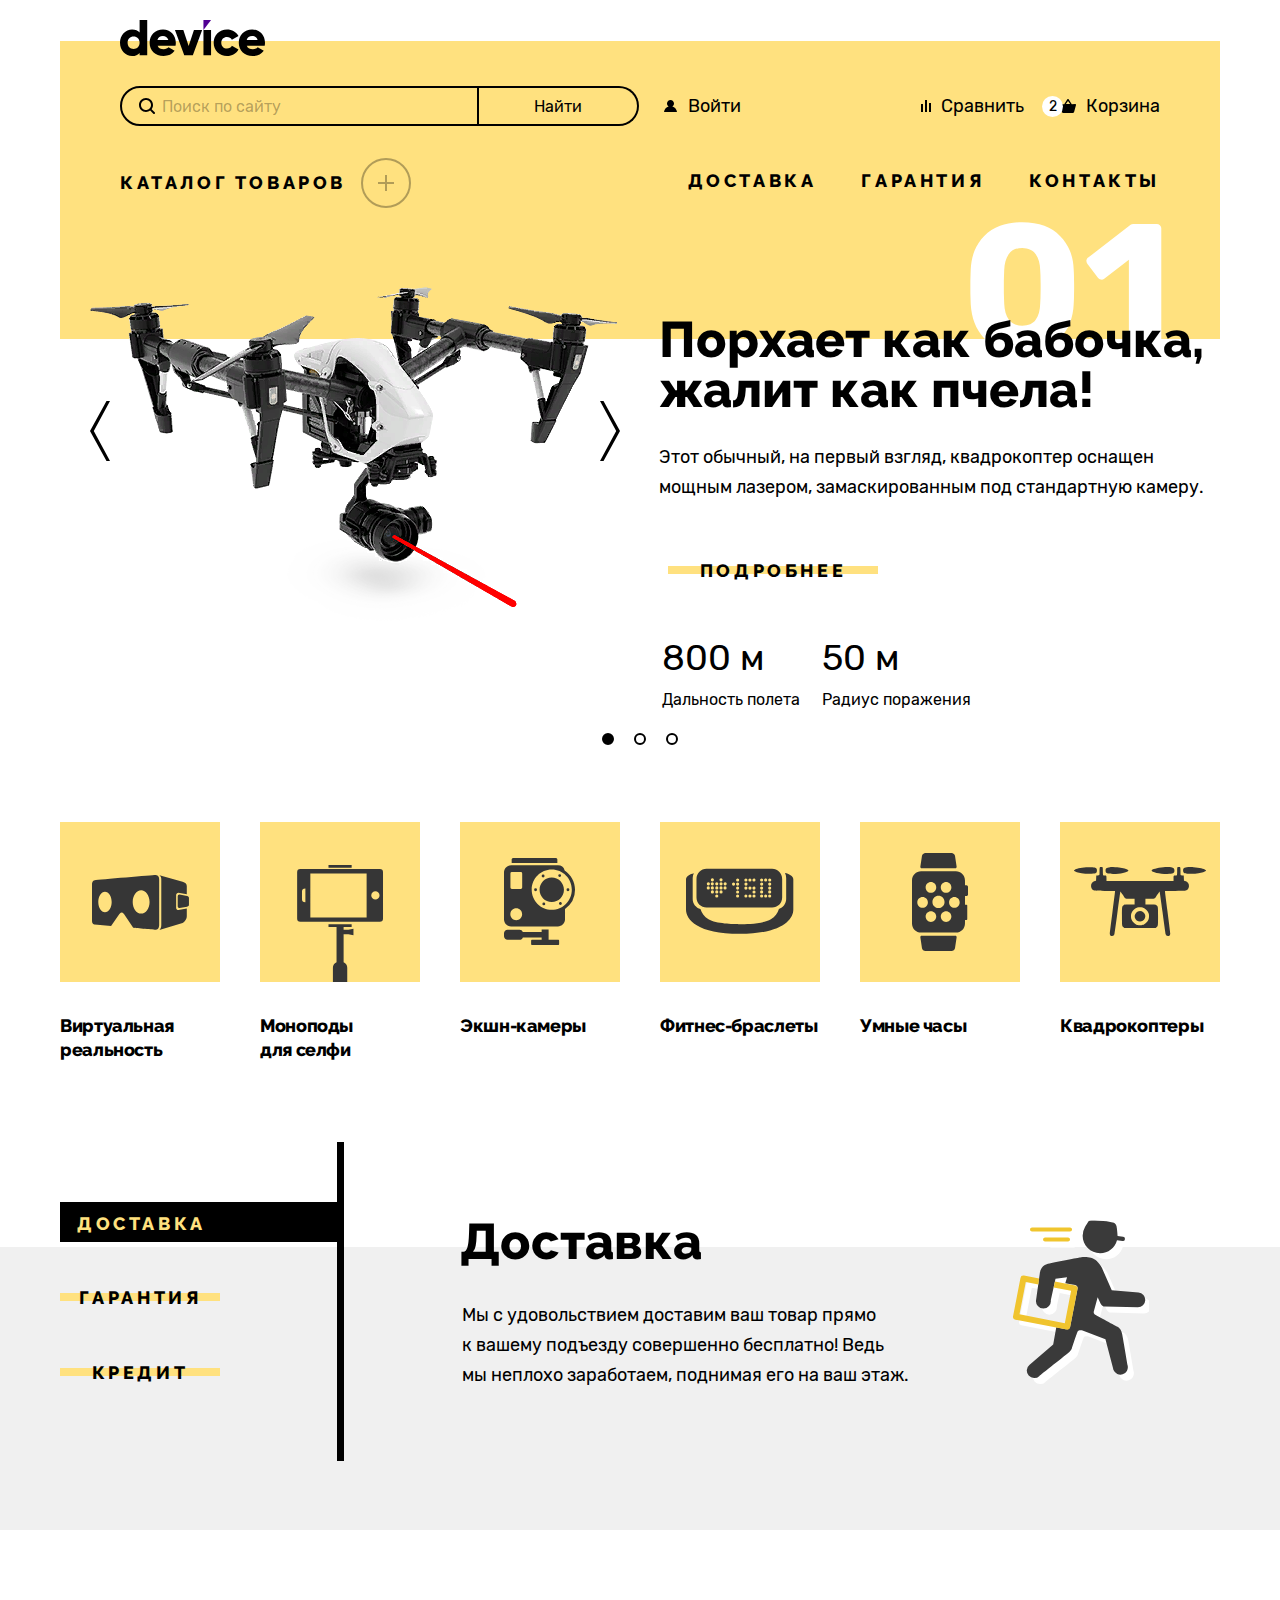
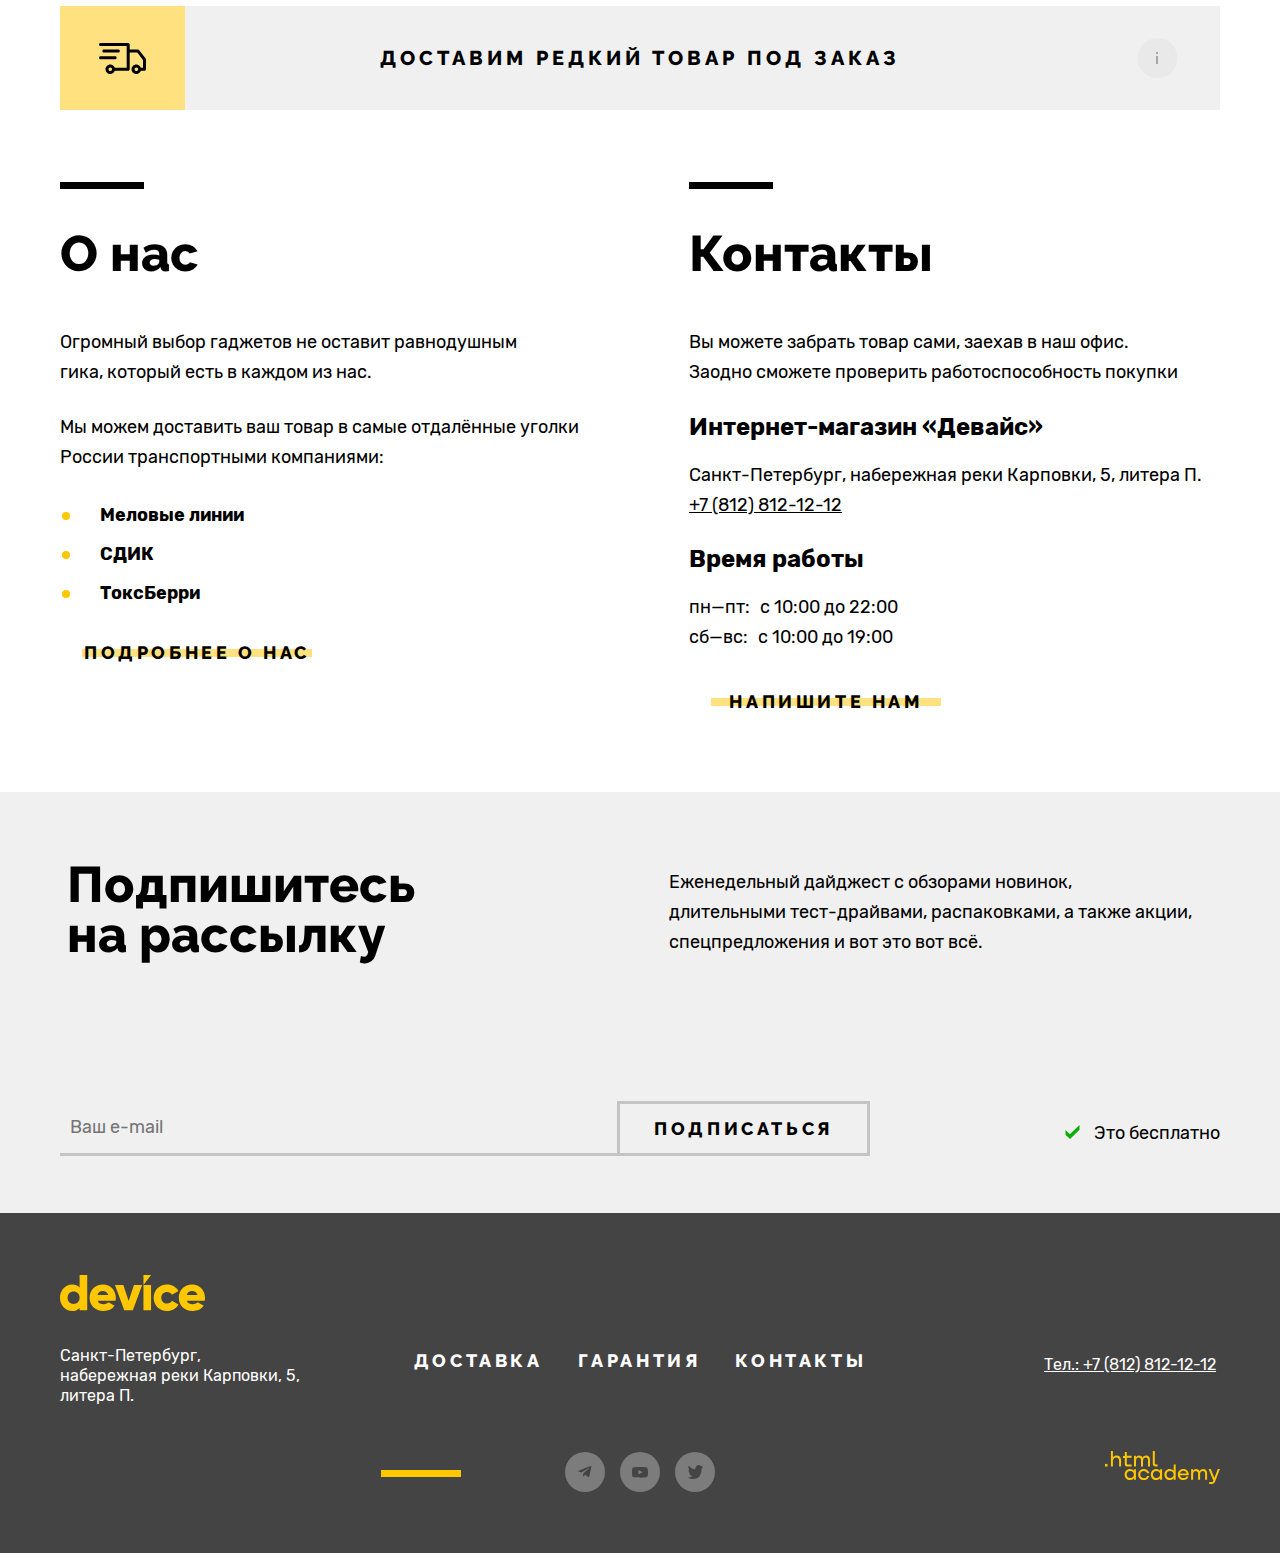
<file: index.html>
<!DOCTYPE html>
<html lang="ru">

  <head>
    <meta charset="utf-8">
    <title>HTML Academy: Девайс</title>
    <link rel="stylesheet" href="styles/styles.css">
    <link rel="icon" href="favicon.ico">
  <link rel="icon" type="image/png" href="images/favicon.png">
  </head>

  <body>

    <header class="page-header">
      <nav class="navigation">
        <a class="navigation-logo" href="#">
          <svg class="svg-logo" width="145" height="36" viewBox="0 0 145 36" role="img" aria-label="Логотип Девайс"
            fill="none"
            xmlns="http://www.w3.org/2000/svg">
            <path
              d="M27.219 0v35.3h-7.606v-2.4c-1.7 1.9-4.102 3.1-7.505 3.1C5.504 36 0 30.2 0 22.7 0 15.2 5.504 9.4 12.108 9.4c3.403 0 5.904 1.2 7.505 3.1V0h7.606Zm-7.606 22.7c0-3.8-2.501-6.2-6.004-6.2-3.502 0-6.004 2.4-6.004 6.2 0 3.8 2.502 6.2 6.004 6.2 3.503-.1 6.004-2.4 6.004-6.2ZM43.73 29.2c2.101 0 3.803-.8 4.803-1.9l6.104 3.5C52.136 34.2 48.433 36 43.63 36c-8.606 0-14.01-5.8-14.01-13.3 0-7.5 5.404-13.3 13.41-13.3 7.404 0 12.808 5.7 12.808 13.3 0 1.1-.1 2.1-.3 3H37.626c1 2.6 3.302 3.5 6.104 3.5Zm4.603-9.1c-.8-2.9-3.102-4-5.404-4-2.902 0-4.803 1.4-5.504 4h10.908ZM82.156 10.1 72.85 35.3h-8.606l-9.306-25.2h8.405l5.304 16 5.304-16h8.205ZM83.458 10.1h7.605v25.2h-7.605V10.1ZM93.665 22.7c0-7.5 5.704-13.3 13.409-13.3 4.904 0 9.207 2.6 11.408 6.5l-6.604 3.8c-.901-1.8-2.702-2.8-4.904-2.8-3.302 0-5.704 2.4-5.704 5.8 0 3.5 2.402 5.8 5.704 5.8 2.202 0 4.103-1.1 4.904-2.8l6.604 3.8c-2.101 3.9-6.404 6.5-11.408 6.5-7.705 0-13.409-5.8-13.409-13.3ZM132.892 29.2c2.101 0 3.803-.8 4.803-1.9l6.104 3.5c-2.501 3.4-6.204 5.2-11.007 5.2-8.606 0-14.01-5.8-14.01-13.3 0-7.5 5.504-13.3 13.409-13.3C139.597 9.4 145 15.1 145 22.7c0 1.1-.1 2.1-.3 3h-17.912c1 2.6 3.302 3.5 6.104 3.5Zm4.703-9.1c-.8-2.9-3.102-4-5.404-4-2.902 0-4.803 1.4-5.503 4h10.907Z"
              fill="#000"/>
            <path d="M83.458 0v10.1L91.063 0h-7.605Z" fill="#510094" />
          </svg>
          <span class="visually-hidden">Логотип «Девайс»</span>
        </a>

        <div class="navigation-user">
          <form class="navigation-form" action="#">
            <label class="search-label" for="search">
              <input class="search" id="search" type="search" placeholder="Поиск по сайту">
              <span class="visually-hidden">Поиск</span>
            </label>
            <button class="button-search" type="submit">Найти</button>
          </form>

          <section class="authorization">
            <h2 class="visually-hidden">Авторизация</h2>
            <a href="#" class="navigation-link-user user-name">
              Войти</a>
          </section>
          <ul class="navigation-list">
            <li class="navigation-item-user">
              <a class="navigation-link-user user-1" href="#">
                Сравнить</a>
            </li>
            <li class="navigation-item-user">
              <a class="navigation-link-user user-2" href="#">
                Корзина</a>

              <div class="popover">
                <div class="popover-content">
                  <h2 class="popover-title visually-hidden">Корзина</h2>
                  <ul class="popover-list">
                    <li class="cart-item">
                      <a class="popover-link" href="#">
                        <img class="popover-img" src="images/product-1.jpg" width="39" height="43"
                          alt="Любительская селфи-палка">
                        <p class="popover-text">Любительская селфи&#8209;палка</p>
                        <span class="visually-hidden">Любительская селфи-палка</span>
                      </a>
                      <button class="cart-item-button" type="button">
                        <svg class="popover-svg" xmlns="http://www.w3.org/2000/svg" role="img"
                          aria-label="удалить товар" width="10" height="10" viewBox="0 0 10 10">
                          <path
                            d="M10 .91 9.09 0 5 4.09.91 0 0 .91 4.09 5 0 9.09l.91.91L5 5.91 9.09 10l.91-.91L5.91 5 10 .91Z" />
                        </svg>
                        <span class="visually-hidden">Удалить из корзины</span>
                      </button>
                    </li>
                    <li class="cart-item">
                      <a class="popover-link" href="#">
                        <img class="popover-img" src="images/product-2.jpg" width="39" height="43"
                          alt="Профессиональная селфи-палка ">
                        <p class="popover-text">Профессиональная селфи-палка</p>
                        <span class="visually-hidden">Профессиональная селфи-палка</span>
                      </a>
                      <button class="cart-item-button" type="button">
                        <svg class="popover-svg" xmlns="http://www.w3.org/2000/svg" role="img"
                          aria-label="удалить товар" width="10" height="10" viewBox="0 0 10 10">
                          <path
                            d="M10 .91 9.09 0 5 4.09.91 0 0 .91 4.09 5 0 9.09l.91.91L5 5.91 9.09 10l.91-.91L5.91 5 10 .91Z" />
                        </svg>
                        <span class="visually-hidden">Удалить из корзины</span>
                      </button>
                    </li>
                  </ul>
                  <div class="popover-div">
                    <p class="popover-div-text">Товаров: 2</p>
                    <p class="cart-item-price">Сумма: 2000 ₽</p>
                  </div>
                  <button class="popover-button" type="button">
                    <span>Открыть корзину</span>
                  </button>
                </div>
              </div>
            </li>
          </ul>
        </div>

        <div class="navigation-service">
          <div class="subnav">
            <button class="link" type="button">Каталог товаров
            </button>
            <div class="subnav-content">
              <ul class="subnav-list">
                <li><a class="subnav-link current" href="#">Виртуальная реальность</a></li>
                <li><a class="subnav-link" href="catalog.html">Моноподы для селфи</a></li>
                <li><a class="subnav-link" href="#">Экшн-камеры</a></li>
              </ul>
              <ul class="subnav-list">
                <li><a class="subnav-link" href="#">Фитнес-браслеты</a></li>
                <li><a class="subnav-link" href="#">Умные часы</a></li>
              </ul>
              <ul class="subnav-list">
                <li><a class="subnav-link" href="#">Квадрокоптер</a></li>
              </ul>
            </div>
          </div>

          <ul class="navigation-list-service">
            <li class="navigation-item">
              <a href="#" class="navigation-link">Доставка</a>
            </li>
            <li class="navigation-item">
              <a href="#" class="navigation-link">Гарантия</a>
            </li>
            <li class="navigation-item">
              <a href="#" class="navigation-link">Контакты</a>
            </li>
          </ul>
        </div>
      </nav>
    </header>
    <main class="main-container">

      <section class="slider container">
        <h1 class="visually-hidden">Интернет-магазин Device</h1>
        <section class="slide-active">
          <img class="img-slider" src="images/slider-1.png" width="560" height="560"
            alt="квадрокоптер на желто-белом фоне">
          <div class="slide-content-1">
            <h2 class="slide-title">Порхает как бабочка, жалит как пчела!</h2>
            <p class="slide-text">Этот обычный, на первый взгляд, квадрокоптер оснащен мощным лазером, замаскированным
              под стандартную камеру.</p>
            <a href="#" class="button-main">Подробнее</a>
            <table class="table">
              <tbody class="table-body">
              <tr class="table-column">
                <td class="table-row-1">800 м</td>
                <td class="table-row-2">Дальность полета</td>
              </tr>
              <tr class="table-column">
                <td class="table-row-1">50 м</td>
                <td class="table-row-2">Радиус поражения</td>
              </tr>
              </tbody>
            </table>
          </div>
        </section>
        <section class="slide">
          <img class="img-slider" src="images/slider-2.png" width="560" height="560" alt="фитнес-браслет">
          <div class="slide-content-2">
            <h2 class="slide-title">Худеем <br> правильно!</h2>
            <p class="slide-text">Мотивирующие фитнес-браслеты помогут найти в себе силы не пропускать занятия и
              соблюдать диету.</p>
            <a href="#" class="button-main">Подробнее</a>
            <tbody class="table-body">
            <table class="table">
              <tr class="table-column">
                <td class="table-row-1">48 часов</td>
                <td class="table-row-2">Без подзарядки</td>
              </tr>
           </tbody>
            </table>
          </div>
        </section>
        <section class="slide">
          <img class="img-slider" src="images/slider-3.png" width="560" height="560" alt="палка для селфи">
          <div class="slide-content-3">
            <h2 class="slide-title">Делай селфи, <br> как Бен Стиллер!</h2>
            <p class="slide-text">Самая длинная палка для селфи доступна в нашем магазине. Восемь (Восемь, Карл!) метров
              длиной и весом всего 5 кг.</p>
            <a href="#" class="button-main">Подробнее</a>
            <tbody class="table-body">
            <table class="table">
                <tr class="table-column">
                  <td class="table-row-1">8,5 м</td>
                  <td class="table-row-2">Длина палки</td>
                </tr>
                <tr class="table-column">
                  <td class="table-row-1">5 кг</td>
                  <td class="table-row-2">Вес палки</td>
                </tr>
                <tr class="table-column">
                  <td class="table-row-1">Карбон</td>
                  <td class="table-row-2">Материал</td>
                </tr>
              </tbody>
            </table>
          </div>
        </section>
        <div class="pagination-page">
          <button class="slider-arrow slider-prew" type="button"><span class="visually-hidden">на предыдущий
              слайд</span></button>
          <button class="slider-arrow slider-next" type="button"><span class="visually-hidden">на следующий
              слайд</span></button>
          <ul class="pagination-page-list">
            <li><button class="slider-point slider-point-current" type="button"><span class="visually-hidden">на первый
                  слайд</span></button></li>
            <li><button class="slider-point" type="button"><span class="visually-hidden">на второй слайд</span></button>
            </li>
            <li><button class="slider-point" type="button"><span class="visually-hidden">на третий слайд</span></button>
            </li>
          </ul>
        </div>
      </section>

      <section class="list-products container">
        <h2 class="visually-hidden">Разделы каталога</h2>
        <ul class="products">
          <li class="product-item">
            <a class="product-link product-1" href="#">
              <h3 class="product-title">Виртуальная реальность</h3>
            </a>
          </li>
          <li class="product-item">
            <a class="product-link product-2" href="#">
              <h3 class="product-title">Моноподы <br> для селфи</h3>
            </a>
          </li>
          <li class="product-item">
            <a class="product-link product-3" href="#">
              <h3 class="product-title">Экшн-камеры</h3>
            </a>
          </li>
          <li class="product-item">
            <a class="product-link product-4" href="#">
              <h3 class="product-title">Фитнес-браслеты</h3>
            </a>
          </li>
          <li class="product-item">
            <a class="product-link product-5" href="#">
              <h3 class="product-title">Умные часы</h3>
            </a>
          </li>
          <li class="product-item">
            <a class="product-link product-6" href="#">
              <h3 class="product-title">Квадрокоптеры</h3>
            </a>
          </li>
        </ul>
      </section>

      <section class="slider-services">
        <h2 class="visually-hidden">Услуги</h2>

        <div class="service-inner container">
          <div class="div-service-list">
            <ul class="service-list">
              <li class="service-item"><button type="button" class="button-block button-block-current">Доставка</button>
              </li>
              <li class="service-item"><button type="button" class="button-block">Гарантия</button></li>
              <li class="service-item"><button type="button" class="button-block">Кредит</button></li>
            </ul>

            <section class="block-active">
              <div>
                <h2 class="block-title">Доставка</h2>
                <p class="block-text">Мы с удовольствием доставим ваш товар прямо <br>
                  к вашему подъезду совершенно бесплатно! Ведь <br>
                  мы неплохо заработаем, поднимая его на ваш этаж.</p>
              </div>
            </section>

            <section class="block-guarantee">
              <div>
                <h2 class="block-title">Гарантия</h2>
                <p class="block-text">Если из-за возгорания купленного у нас товара у вас сгорит дом — не переживайте,
                  мы
                  выдадим вам новый. Товар, не дом, конечно же.</p>
              </div>
            </section>

            <section class="block-credit">
              <div>
                <h2 class="block-title">Кредит</h2>
                <p class="block-text">Залезть в долговую яму стало проще! Кредитные консультанты подберут для вас
                  наиболее
                  выгодные условия кредита. Выгодные для банка, разумеется.</p>
              </div>
            </section>
          </div>
        </div>


          <a href="#" class="delivery container">
            <span class="delivery-text">Доставим редкий товар под заказ</span>
            <svg class="delivery-svg" width="41" height="40" viewBox="0 0 41 40" fill="none" xmlns="http://www.w3.org/2000/svg">
              <circle cx="20.5" cy="20" r="20" fill="#DCDCDC"/>
              <g clip-path="url(#clip0_11365_562)">
              <path d="M21 14H19V16H21V14Z" fill="black"/>
              <path d="M21 18H19V26H21V18Z" fill="black"/>
              </g>
              <defs>
              <clipPath id="clip0_11365_562">
              <rect width="2" height="12" fill="white" transform="translate(19 14)"/>
              </clipPath>
              </defs>
              </svg>
          </a>


        <div class="appointment container">
          <div class="about">
            <h2 class="contact-title">О нас</h2>
            <p class="text">Огромный выбор гаджетов не оставит равнодушным <br> гика, который есть в каждом из нас.
            </p>
            <p class="text">Мы можем доставить ваш товар в самые отдалённые уголки России транспортными компаниями:
            <ul>
              <li class="item">Меловые линии</li>
              <li class="item">СДИК</li>
              <li class="item">ТоксБерри</li>
            </ul>
            <a href="#" class="appointment-button">Подробнее о нас</a>
          </div>
          <div class="contact">
            <h2 class="contact-title">Контакты</h2>
            <p class="text">Вы можете забрать товар сами, заехав в наш офис. <br>
              Заодно сможете проверить работоспособность покупки</p>
            <h3 class="title">Интернет-магазин «Девайс»</h3>
            <address class="contacts-address">
              <p class="contacts-text">Санкт-Петербург, набережная реки Карповки, 5, литера П.</p>
              <a class="contacts-phone" href="tel:+78121212">+7 (812) 812-12-12<span class="visually-hidden">телефон</span></a>
            </address>
            <h3 class="title">Время работы</h3>
            <dl>
              <div class="contact-time1">
                <dt>пн—пт:</dt>
                <dd class="time">с 10:00 до 22:00</dd>
              </div>
              <div class="contact-time2">
                <dt>сб—вс:</dt>
                <dd class="time">с 10:00 до 19:00</dd>
              </div>
            </dl>
            <a href="#" class="appointment-button">Напишите нам<span class="visually-hidden">Напишите нам</span></a>
          </div>
        </div>
        <section class="subscribe">
          <div class="subscribe-inner container">
            <div class="subscribe1">
              <h2 class="title-subscribe">Подпишитесь <br> на рассылку</h2>
              <p class="text-subscribe">Еженедельный дайджест с обзорами новинок,<br> длительными тест-драйвами,
                распаковками, а также акции, <br> спецпредложения и вот это вот всё.</p>
            </div>
            <div class="subscribe2">
              <form class="form-subscribe" action="#">
                <input class="email" type="email" placeholder="Ваш e-mail" required>
                <button class="button" type="submit">Подписаться</button>
              </form>
              <p class="subscribe2-text">Это бесплатно</p>
            </div>
          </div>
        </section>
      </section>
    </main>
    <footer class="page-footer">
      <div class="footer-inner container">
        <a class="logo-footer-link" href="#">
          <svg width="145" height="36" viewBox="0 0 145 36" role="img" aria-label="true"
            xmlns="http://www.w3.org/2000/svg">
            <path
              d="M27.219 0v35.3h-7.606v-2.4c-1.7 1.9-4.102 3.1-7.505 3.1C5.504 36 0 30.2 0 22.7 0 15.2 5.504 9.4 12.108 9.4c3.403 0 5.904 1.2 7.505 3.1V0h7.606Zm-7.606 22.7c0-3.8-2.501-6.2-6.004-6.2-3.502 0-6.004 2.4-6.004 6.2 0 3.8 2.502 6.2 6.004 6.2 3.503-.1 6.004-2.4 6.004-6.2ZM43.73 29.2c2.102 0 3.803-.8 4.803-1.9l6.105 3.5C52.136 34.2 48.433 36 43.63 36c-8.606 0-14.01-5.8-14.01-13.3 0-7.5 5.404-13.3 13.41-13.3 7.405 0 12.809 5.7 12.809 13.3 0 1.1-.1 2.1-.3 3H37.625c1 2.6 3.302 3.5 6.104 3.5Zm4.603-9.1c-.8-2.9-3.102-4-5.403-4-2.902 0-4.804 1.4-5.504 4h10.907ZM82.156 10.1 72.85 35.3h-8.606l-9.306-25.2h8.405l5.304 16 5.304-16h8.205ZM83.457 10.1h7.606v25.2h-7.606V10.1ZM93.665 22.7c0-7.5 5.703-13.3 13.409-13.3 4.903 0 9.206 2.6 11.408 6.5l-6.605 3.8c-.901-1.8-2.702-2.8-4.903-2.8-3.303 0-5.704 2.4-5.704 5.8 0 3.5 2.401 5.8 5.704 5.8 2.201 0 4.103-1.1 4.903-2.8l6.605 3.8c-2.102 3.9-6.405 6.5-11.408 6.5-7.706 0-13.41-5.8-13.41-13.3ZM132.892 29.2c2.101 0 3.802-.8 4.803-1.9l6.104 3.5c-2.502 3.4-6.204 5.2-11.007 5.2-8.606 0-14.01-5.8-14.01-13.3 0-7.5 5.504-13.3 13.409-13.3C139.596 9.4 145 15.1 145 22.7c0 1.1-.1 2.1-.3 3h-17.913c1.001 2.6 3.303 3.5 6.105 3.5Zm4.703-9.1c-.801-2.9-3.102-4-5.404-4-2.902 0-4.803 1.4-5.504 4h10.908ZM83.457 0v10.1L91.063 0h-7.606Z" />
          </svg>
          <span class="visually-hidden">Логотип «Девайс»</span>
        </a>
        <address class="contacts-address">
          <p class="contacts-address-text">Санкт-Петербург, набережная реки Карповки, 5, литера П.</p>
        </address>


        <ul class="footer-list">
          <li class="footer-list-item"><a class="button-footer" href="#">Доставка</a></li>
          <li class="footer-list-item"><a class="button-footer" href="#">Гарантия</a></li>
          <li class="footer-list-item"><a class="button-footer" href="#">Контакты</a></li>
        </ul>
        <a class="footer-contacts-address-phone" href="tel:+78005558628">Тел.: +7 (812) 812-12-12</a>

        <ul class="social-list">
          <li class="social-item">
            <a class="social-link telegramm" href="https://t.me/htmlacademy">
              <span class="visually-hidden">Телеграмм</span>
            </a>
          </li>
          <li class="social-item">
            <a class="social-link youtube" href="https://www.youtube.com/user/htmlacademyru">
              <span class="visually-hidden">Ютуб</span>
            </a>
          </li>
          <li class="social-item">
            <a class="social-link twitter footer-social-link" href="https://twitter.com/htmlacademy_ru">
              <span class="visually-hidden">Твиттер</span>
            </a>
          </li>
        </ul>
        <a class="htmlacademy-link" href="https://htmlacademy.ru/">
          <svg width="115" height="33" role="img" aria-label="Логотип HTML academy" viewBox="0 0 115 33"
            xmlns="http://www.w3.org/2000/svg">
            <path d="M0 12.9V15.5H2.5V12.9H0Z" />
            <path
              d="M11.6 4.5C10 4.5 8.8 5.2 8 6.2H7.9V0H5.9V15.5H7.9V10.2C7.9 8.1 9.2 6.6 11.2 6.6C13 6.6 14.1 8 14.1 9.8V15.5H16.1V9.4C16.2 6.4 14.3 4.5 11.6 4.5Z" />
            <path
              d="M26.6 4.8H21.8V1.1H19.8V4.9H17.9V6.9H19.8V12.9C19.8 14.6 20.8 15.6 22.5 15.6H26.6V13.6H22.9C22.2 13.6 21.8 13.2 21.8 12.5V6.8H26.6V4.8Z" />
            <path
              d="M41.1 4.6C39.5 4.6 38.2 5.4 37.6 6.7H37.5C36.9 5.5 35.7 4.6 34.1 4.6C32.7 4.6 31.6 5.4 31 6.4H30.9V4.8H29V15.4H31V10C31 8 32 6.5 33.6 6.5C35.1 6.5 36 7.5 36 9.1V15.4H38V9.8C38 7.4 39.4 6.5 40.6 6.5C42.1 6.5 43 7.5 43 9.1V15.4H45V8.9C45.1 6.4 43.6 4.6 41.1 4.6Z" />
            <path
              d="M47.8 12.7C47.8 14.4 48.8 15.4 50.6 15.4H52.6V13.4H50.9C50.2 13.4 49.8 13 49.8 12.3V0H47.8V12.7Z" />
            <path
              d="M28.9 19.7C28 18.6 26.7 17.9 25 17.9C21.9 17.9 19.6 20.2 19.6 23.5C19.6 26.8 21.9 29.1 25 29.1C26.8 29.1 28 28.3 28.8 27.2H28.9V28.8H30.9V18.2H28.9V19.7ZM25.3 27.1C23.1 27.1 21.7 25.5 21.7 23.5C21.7 21.5 23.1 19.9 25.3 19.9C27.5 19.9 28.9 21.5 28.9 23.5C28.9 25.4 27.5 27.1 25.3 27.1Z" />
            <path
              d="M44.2 22C43.7 19.6 41.6 17.9 38.8 17.9C35.4 17.9 33.2 20.4 33.2 23.5C33.2 26.6 35.4 29.1 38.8 29.1C41.6 29.1 43.7 27.3 44.2 24.9H42.1C41.7 26.2 40.4 27.2 38.8 27.2C36.6 27.2 35.2 25.6 35.2 23.6C35.2 21.6 36.6 20 38.8 20C40.4 20 41.6 21 42.1 22.2H44.2V22Z" />
            <path
              d="M55.1 19.7C54.2 18.6 52.9 17.9 51.2 17.9C48.1 17.9 45.8 20.2 45.8 23.5C45.8 26.8 48.1 29.1 51.2 29.1C53 29.1 54.2 28.3 55 27.2H55.1V28.8H57.1V18.2H55.1V19.7ZM51.5 27.1C49.3 27.1 47.9 25.5 47.9 23.5C47.9 21.5 49.3 19.9 51.5 19.9C53.7 19.9 55.1 21.5 55.1 23.5C55.1 25.4 53.6 27.1 51.5 27.1Z" />
            <path
              d="M68.7 19.8C67.8 18.7 66.5 17.9 64.8 17.9C61.7 17.9 59.4 20.2 59.4 23.5C59.4 26.8 61.6 29.1 64.8 29.1C66.5 29.1 67.8 28.3 68.6 27.3H68.7V28.8H70.7V13.4H68.7V19.8ZM65.1 27.1C62.9 27.1 61.5 25.5 61.5 23.5C61.5 21.5 62.9 19.9 65.1 19.9C67.3 19.9 68.7 21.5 68.7 23.5C68.6 25.5 67.2 27.1 65.1 27.1Z" />
            <path
              d="M78.3 17.9C75 17.9 72.8 20.4 72.8 23.5C72.8 26.5 74.9 29.1 78.3 29.1C80.8 29.1 82.8 27.8 83.5 25.5H81.4C80.9 26.5 79.8 27.1 78.4 27.1C76.5 27.1 75.1 25.8 75 24.2H83.8C84 20.6 81.8 17.9 78.3 17.9ZM78.3 19.8C80 19.8 81.3 20.8 81.6 22.4H75.1C75.4 20.9 76.6 19.8 78.3 19.8Z" />
            <path
              d="M98.2 17.9C96.6 17.9 95.3 18.7 94.6 19.9H94.5C93.9 18.7 92.7 17.9 91.1 17.9C89.7 17.9 88.6 18.6 88 19.7V18.2H86.1V28.8H88.1V23.4C88.1 21.4 89.1 20 90.7 19.9C92.2 19.9 93.1 20.9 93.1 22.5V28.8H95.1V23.2C95.1 20.8 96.5 19.9 97.7 19.9C99.2 19.9 100.1 20.9 100.1 22.5V28.8H102.1V22.3C102.2 19.7 100.7 17.9 98.2 17.9Z" />
            <path
              d="M109.4 27L105.8 18.1H103.6L108.4 29.7C108.1 30.6 107.7 30.9 106.7 30.9H104.2V32.9H106.7C108.5 32.9 109.5 32.1 110.2 30.3L114.9 18.1H112.8L109.4 27Z" />
          </svg>
          <span class="visually-hidden">.html academy</span>
        </a>
      </div>
    </footer>

    <div class="modal-container">
      <div class="modal-body modal-block">
        <button class="modal-close-button">
          <span class="visually-hidden">Закрыть</span>
        </button>

        <section class="modal-content">
          <h2 class="modal-title">Доставка под заказ</h2>
          <form action="https://echo.htmlacademy.ru/" method="post">
            <div class="field-group">
              <p class="form-item">
                <label class="label-modal" for="name">Ваше имя:</label>
                <input class="input-modal" type="text" id="name" name="name" placeholder="Введите имя" required>
                <span class="span-text">Добавьте имя</span>
              </p>
              <p class="form-item">
                <label class="label-modal" for="email">Ваш e-mail:</label>
                <input class="input-modal error" type="email" id="email" name="email" placeholder="почта" required>
                <span class="span-text span-error">Забавный у вас адрес</span>
                <!-- При ошибке добавлять класс "error" для инпута и класс "span-error" для подписи внизу (span-text) -->
              </p>
            </div>
            <div class="modal-div">
              <p class="form-item">
                <label class="label-modal" for="message">Что нужно привезти:</label>
                <input class="comment-modal" type="text" id="message" name="comment" placeholder="В свободной форме" required>
              </p>
              <div class="form-item">
                <span class="label-modal">
                  <label class="label-modal" for="quantity">Количество:</label>
                  <span class="tooltip">
                    <button class="tooltip-toggle" type="button"><span class="visually-hidden">Кнопка с подсказкой</span></button>
                    <span class="tooltip-text">Постараемся найти, сколько нужно. Привезём сколько получится по
                      требованиям
                      к провозу багажа.</span>
                  </span>
                </span>
                <p class="div-button">
                  <button class="mini-button" type="button">-<span class="visually-hidden">Уменьшить количество</span></button>
                  <input class="mini-input" value="1" placeholder="1" id="quantity">
                  <button class="mini-button" type="button">+<span class="visually-hidden">Увеличить количество</span></button>
              </div>
            </div>
            <button class="button-modal" type="submit">Отправить</button>
          </form>
        </section>
      </div>
    </div>
  </body>
</html>
</file>
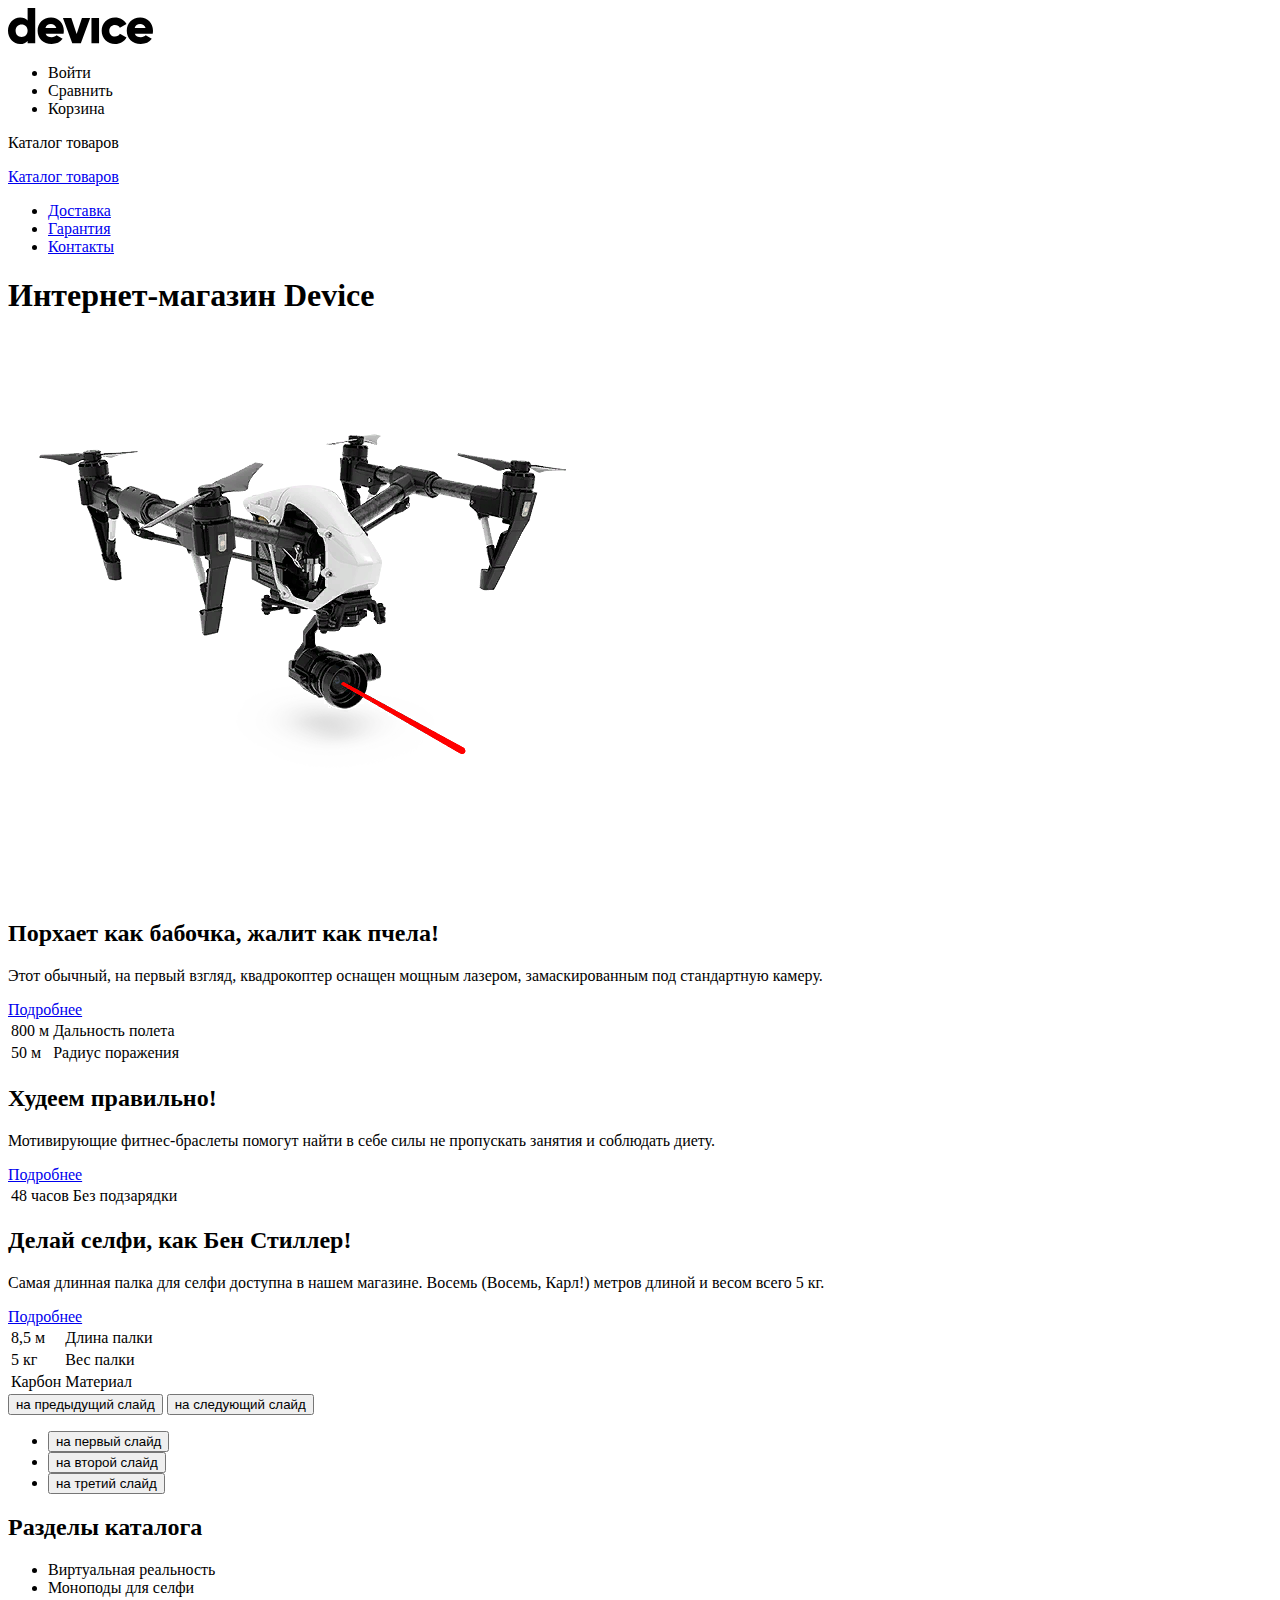
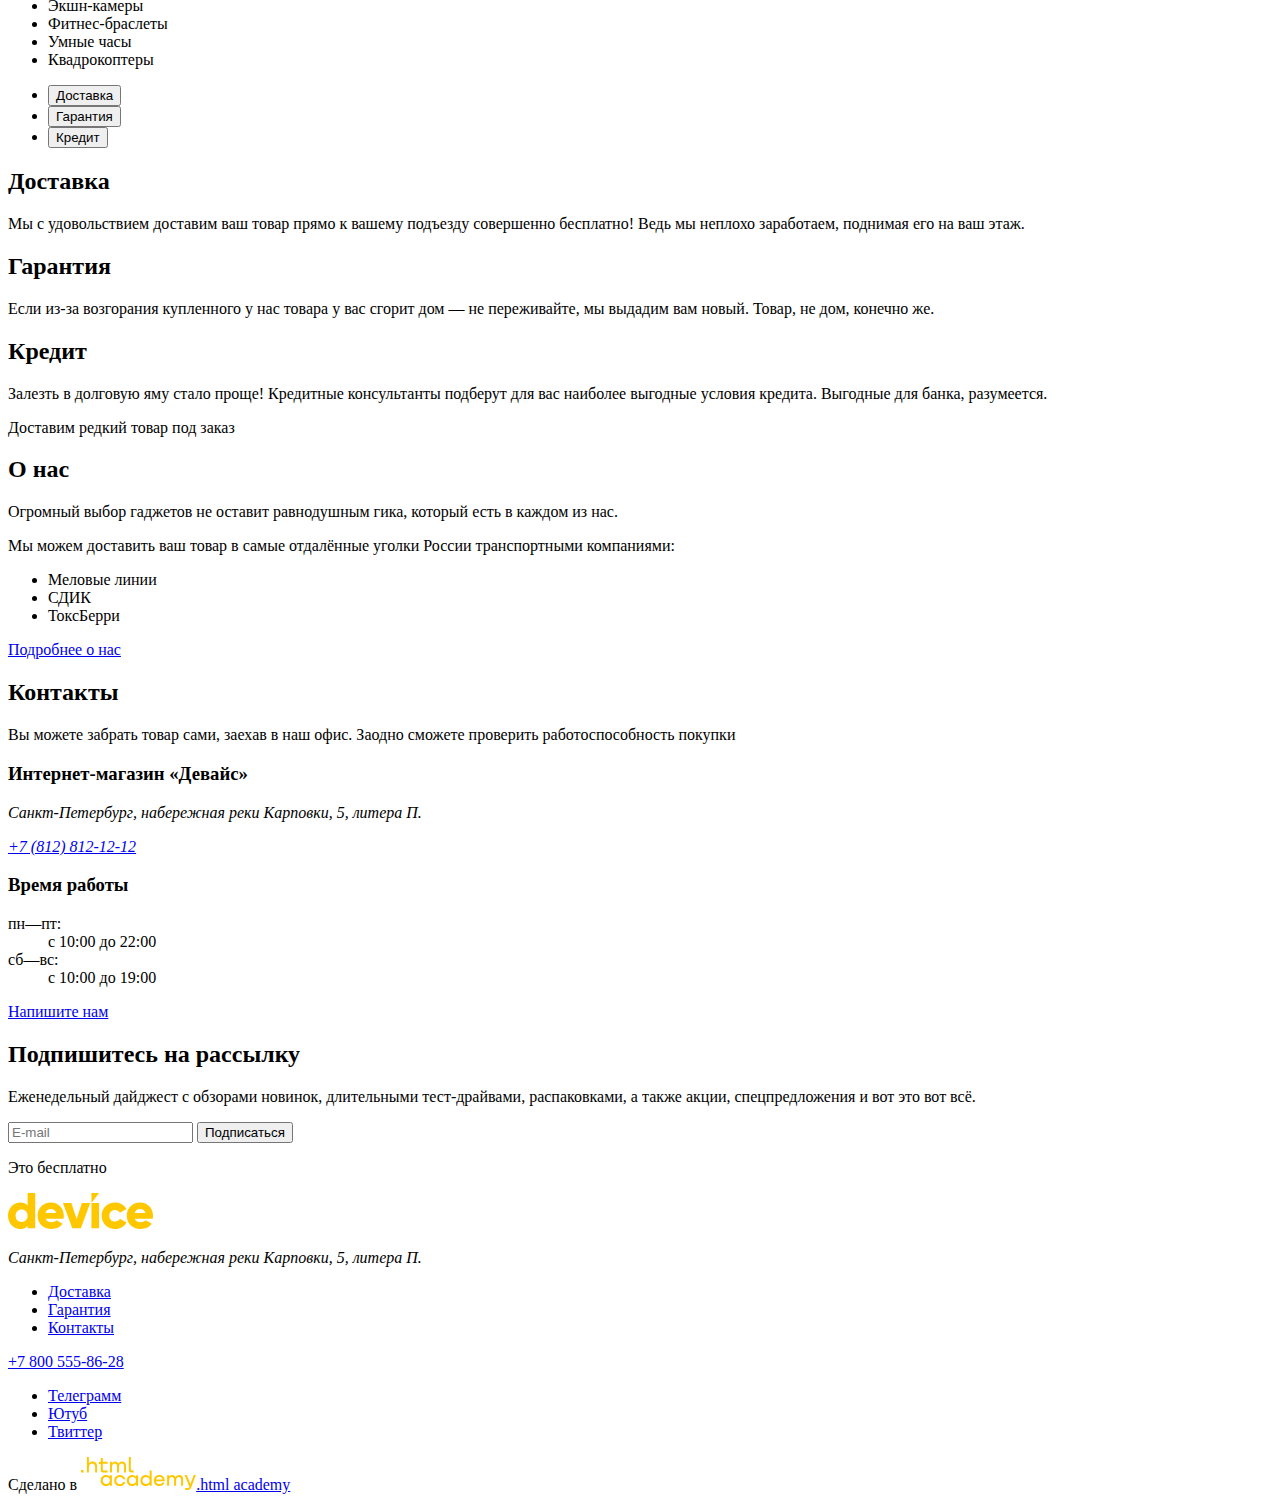
<file: 2/index.html>
<!DOCTYPE html>
<html lang="ru">
  <head>
    <meta charset="utf-8">
    <title>HTML Academy: Девайс</title>
    <link rel="stylesheet" href="styles/styles.css">
    <base href="https://htmlacademy-htmlcss.github.io/2344959-device-1/2/">
</head>
  <body>

<header class="page-header">

      <a href="#"><img class="logo" src="images/logo-black.svg" alt="Логотип интернет-магазина девайсов."></a>

      <ul class="navigation-list navigation-user">
        <li class="navigation-item">
           <a class="navigation-link">Войти</a>
        </li>
         <li class="navigation-item">
           <a class="navigation-link">Сравнить</a>
         </li>
         <li class="navigation-item">
           <a class="navigation-link">Корзина</a>
         </li>
       </ul>

      <nav class="navigation">
        <p>Каталог товаров</p>
       <a href="catalog.html">Каталог товаров</a>
        <ul class="navigation-list">
          <li class="navigation-item">
            <a class="navigation-link button" href="#">Доставка</a>
          </li>
          <li class="navigation-item">
            <a class="navigation-link button" href="#">Гарантия</a>
          </li>
           <li class="navigation-item">
            <a class="navigation-link button" href="#">Контакты</a>
          </li>
        </ul>
      </nav>

</header>
<main>
  <h1 class="visually-hidden">Интернет-магазин Device</h1>
      <img class="logo" src="images/quadcopter.png" alt="квадрокоптер на желто-белом фоне">

 <section class="slider">
    <section class="slide-active">
      <h2>Порхает как бабочка, жалит как пчела!</h2>
      <p>Этот обычный, на первый взгляд, квадрокоптер оснащен мощным лазером, замаскированным под стандартную камеру.</p>
      <a href="#">Подробнее</a>
      <table>
      <tr>
      <td>800 м</td>
      <td>Дальность полета</td>
      </tr>
      <tr>
      <td>50 м</td>
      <td>Радиус поражения</td>
      </tr>
      </table>
    </section>
    <section class="slide">
      <h2>Худеем правильно!</h2>
      <p>Мотивирующие фитнес-браслеты помогут найти в себе силы не пропускать занятия и соблюдать диету.</p>
      <a href="#">Подробнее</a>
      <table>
      <tr>
      <td>48 часов</td>
      <td>Без подзарядки</td>
      </tr>
      </table>
    </section>
    <section class="slide">
      <h2>Делай селфи, как Бен Стиллер!</h2>
      <p>Самая длинная палка для селфи доступна в нашем магазине. Восемь (Восемь, Карл!) метров длиной и весом всего 5 кг.</p>
      <a href="#">Подробнее</a>
      <table>
      <tr>
      <td>8,5 м</td>
      <td>Длина палки</td>
      </tr>
      <tr>
      <td>5 кг</td>
      <td>Вес палки</td>
      </tr>
      <tr>
        <td>Карбон</td>
        <td>Материал</td>
        </tr>
      </table>
    </section>
    <div>
      <button><span class="visually-hidden">на предыдущий слайд</span></button>
      <button><span class="visually-hidden">на следующий слайд</span></button>
    </div>
    <ul>
      <li><button><span class="visually-hidden">на первый слайд</span></button></li>
      <li><button><span class="visually-hidden">на второй слайд</span></button></li>
      <li><button><span class="visually-hidden">на третий слайд</span></button></li>
    </ul>
 </section>
 <section>
<h2>Разделы каталога</h2>
<ul>
      <li>
        <a>Виртуальная реальность</a>
      </li>
        <li>
        <a>Моноподы для селфи</a>
      </li>
        <li>
        <a>Экшн-камеры</a>
      </li>
        <li>
        <a>Фитнес-браслеты</a>
      </li>
        <li>
        <a>Умные часы</a>
      </li>
        <li>
        <a>Квадрокоптеры</a>
      </li>
    </ul>
 </section>

<section class="slider-advantages">
  <ul>
    <li><button type="button" class="button" href="#">Доставка</button></li>
    <li><button type="button" class="button" href="#">Гарантия</button></li>
    <li><button type="button" class="button" href="#">Кредит</button></li>
  </ul>
  <section class="slide-active">
    <h2>Доставка</h2>
     <p>Мы с удовольствием доставим ваш товар прямо
       к вашему подъезду совершенно бесплатно! Ведь
       мы неплохо заработаем, поднимая его на ваш этаж.</p>
  </section>
    <section class="slide">
      <h2>Гарантия</h2>
     <p>Если из-за возгорания купленного у нас товара у вас сгорит дом — не переживайте, мы выдадим вам новый. Товар, не дом, конечно же.</p>
    </section>
    <section class="slide">
      <h2>Кредит</h2>
     <p>Залезть в долговую яму стало проще! Кредитные консультанты подберут для вас наиболее выгодные условия кредита. Выгодные для банка, разумеется.</p>
    </section>
     <p>Доставим редкий товар под заказ</p>
</section>
<section class="appointment">
  <section>
    <h2>О нас</h2>
<p>Огромный выбор гаджетов не оставит равнодушным гика, который есть в каждом из нас.
</p>
<p>Мы можем доставить ваш товар в самые отдалённые уголки России транспортными компаниями:
</p>
<ul>
  <li>Меловые линии</li>
  <li>СДИК</li>
  <li>ТоксБерри</li>
</ul>
<a href="#" class="button">Подробнее о нас</a>
  </section>
<section>
  <h2>Контакты</h2>
<p>Вы можете забрать товар сами, заехав в наш офис.
  Заодно сможете проверить работоспособность покупки</p>
  <h3>Интернет-магазин «Девайс»</h3>
  <address class="contacts-address">
    <p class="contacts-address-text">Санкт-Петербург, набережная реки Карповки, 5, литера П.</p>
    <a class="contacts-phone" href="tel:+78005558628">+7 (812) 812-12-12</a>
  </address>
  <h3 class="contacts-subtitle">Время работы</h3>
        <dl>
          <dt>пн—пт:</dt>
          <dd>с 10:00 до 22:00</dd>
          <dt>сб—вс:</dt>
          <dd>с 10:00 до 19:00</dd>
        </dl>
        <a class="button" href="#">Напишите нам</a>
</section>
</section>
<section>
  <h2>Подпишитесь на рассылку</h2>
    <p>Еженедельный дайджест с обзорами новинок, длительными тест-драйвами, распаковками, а также акции, спецпредложения и вот это вот всё.</p>

  <form action="#">
    <input type="email" placeholder="E-mail">
    <button type="submit" class="button">Подписаться</button>
  </form>
    <p>Это бесплатно</p>
  </section>
  </main>
<footer class="page-footer">
<a href="#"><img class="logo" src="images/logo-yellow.svg" alt="Логотип интернет-магазина девайсов."></a>
<address class="contacts-address">
  <p class="contacts-address-text">Санкт-Петербург, набережная реки Карповки, 5, литера П.</p>
</address>
<ul>
  <li><a class="button" href="#">Доставка</a></li>
  <li><a class="button" href="#">Гарантия</a></li>
  <li><a class="button" href="#">Контакты</a></li>
</ul>
<a class="footer-contacts-address-phone" href="tel:+78005558628">+7 800 555-86-28</a>
<ul class="">
  <li class="">
    <a class="button" href="#">
      <span class="visually-hidden">Телеграмм</span>
    </a>
  </li>
  <li class="">
    <a class="button" href="#">
      <span class="visually-hidden">Ютуб</span>
    </a>
  </li>
  <li class="">
    <a class="button" href="#">
      <span class="visually-hidden">Твиттер</span>
    </a>
  </li>
</ul>
<p class="about-text">Сделано в <a class="htmlacademy-link" href="https://htmlacademy.ru/"><img class="" src="images/html-academy.svg" alt="Логотип htmlacademy">.html academy</a></p>
</footer>
</body>
</html>
</file>
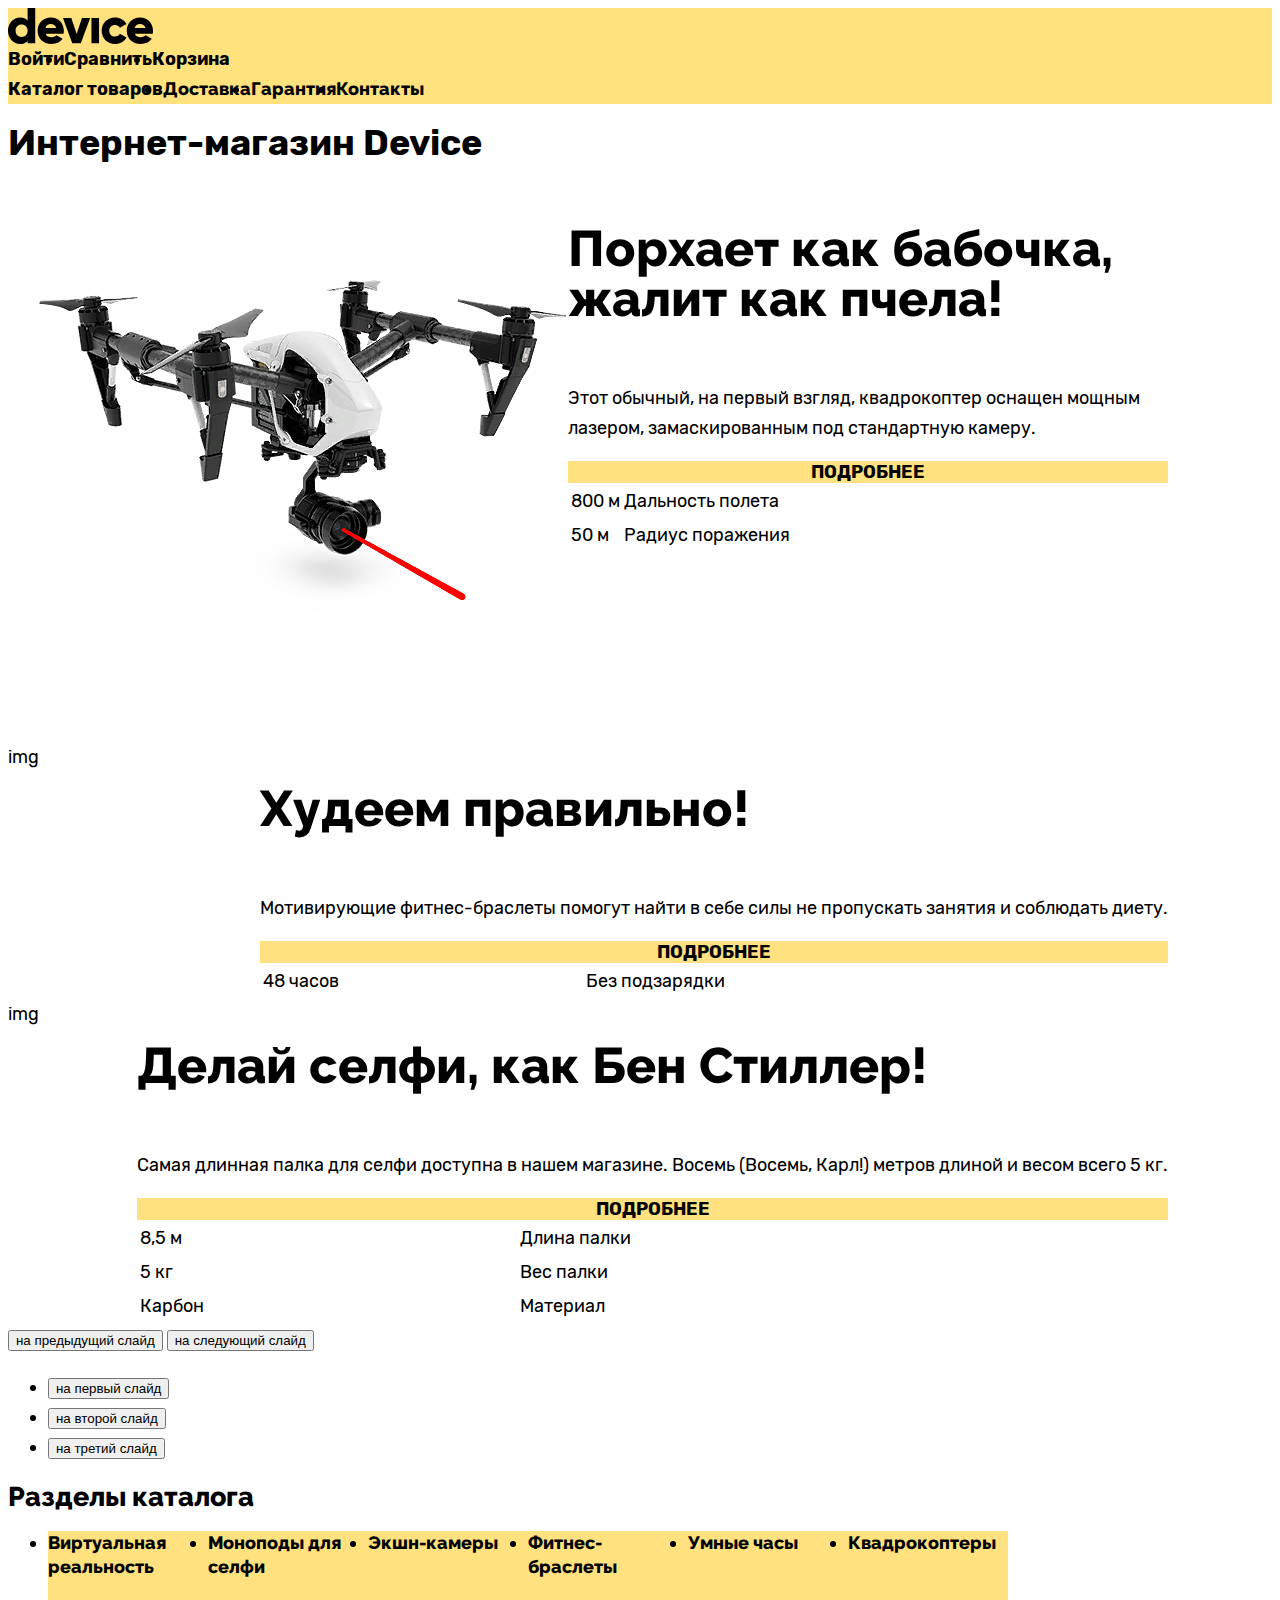
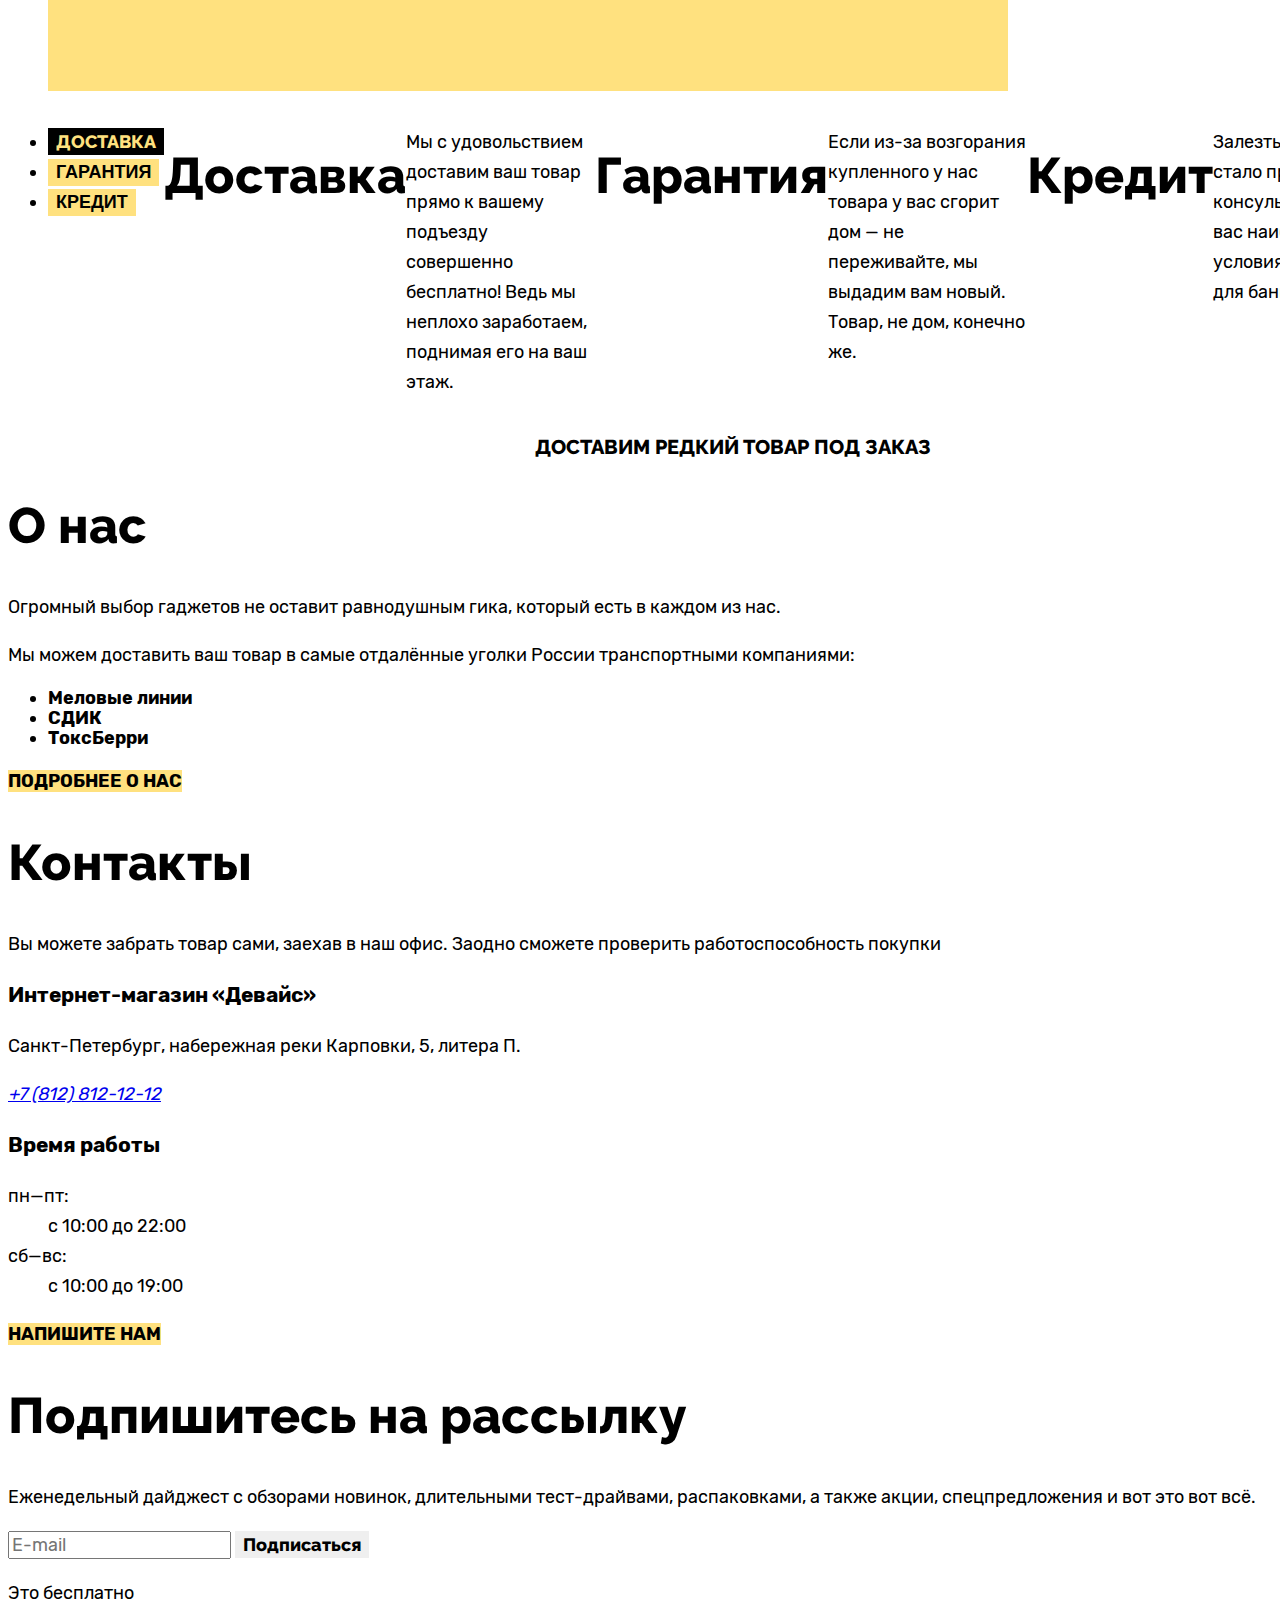
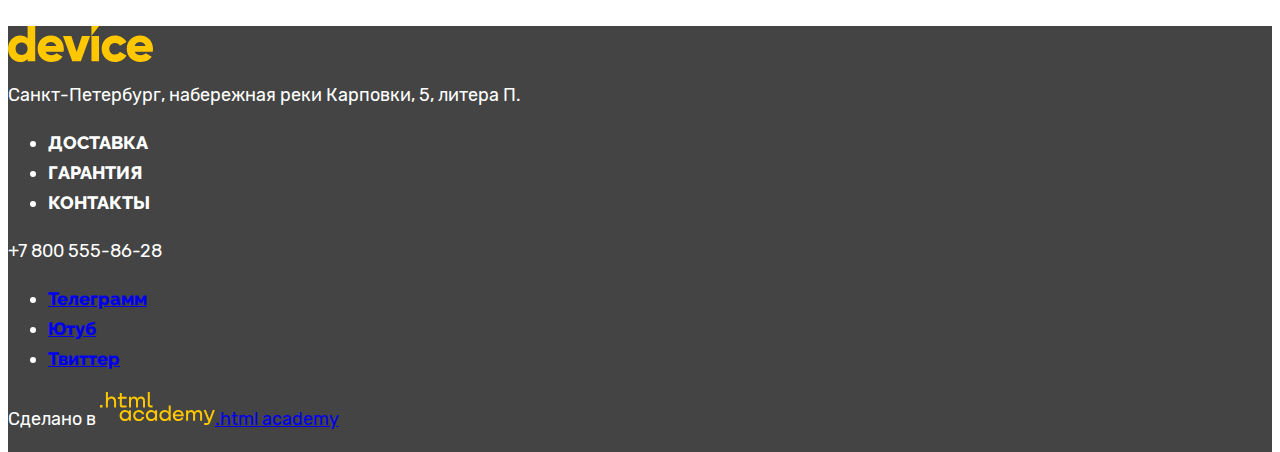
<file: 3/index.html>
<!DOCTYPE html>
<html lang="ru">
  <head>
    <meta charset="utf-8">
    <title>HTML Academy: Девайс</title>
    <link rel="stylesheet" href="styles/styles.css">
    <base href="https://htmlacademy-htmlcss.github.io/2344959-device-1/3/">
</head>
  <body>

<header class="page-header">
    <nav class="navigation">
      <a href="#"><img class="logo" src="images/logo-black.svg" alt="Логотип интернет-магазина девайсов."></a>
      <div class="navigation-user">


       <ul class="navigation-list">
        <li class="navigation-item">
           <a class="navigation-link">Войти</a>
        </li>
         <li class="navigation-item">
           <a class="navigation-link">Сравнить</a>
         </li>
         <li class="navigation-item">
           <a class="navigation-link">Корзина</a>
         </li>
       </ul>
      </div>

      <div class="navigation-service">
       <a href="catalog.html" class="navigation-link">Каталог товаров</a>
        <ul class="navigation-list">
          <li class="navigation-item">
            <a class="navigation-link button" href="#">Доставка</a>
          </li>
          <li class="navigation-item">
            <a class="navigation-link button" href="#">Гарантия</a>
          </li>
           <li class="navigation-item">
            <a class="navigation-link button" href="#">Контакты</a>
          </li>
        </ul>
      </div>
    </nav>
</header>
<main class="main-container">
  <div class="page-container">
  <h1 class="visually-hidden">Интернет-магазин Device</h1>
 <section class="slider">
  <section class="slide-active">
      <img class="img-quadcopter" src="images/quadcopter.png" alt="квадрокоптер на желто-белом фоне">
   <div class="slide-slide">
      <h2 class="title">Порхает как бабочка, жалит как пчела!</h2>
      <p>Этот обычный, на первый взгляд, квадрокоптер оснащен мощным лазером, замаскированным под стандартную камеру.</p>
      <a href="#" class="button-button">Подробнее</a>
      <table class="table">
      <tr>
      <td>800 м</td>
      <td>Дальность полета</td>
      </tr>
      <tr>
      <td>50 м</td>
      <td>Радиус поражения</td>
      </tr>
      </table>
   </div>
  </section>
  <section class="slide">
    img
    <div class="slide-slide">
      <h2 class="title">Худеем правильно!</h2>
      <p>Мотивирующие фитнес-браслеты помогут найти в себе силы не пропускать занятия и соблюдать диету.</p>
      <a href="#" class="button-button">Подробнее</a>
      <table>
      <tr>
      <td>48 часов</td>
      <td>Без подзарядки</td>
      </tr>
      </table>
    </div>
    </section>
    <section class="slide">
      img
      <div class="slide-slide">
      <h2 class="title">Делай селфи, как Бен Стиллер!</h2>
      <p>Самая длинная палка для селфи доступна в нашем магазине. Восемь (Восемь, Карл!) метров длиной и весом всего 5 кг.</p>
      <a href="#" class="button-button">Подробнее</a>
      <table>
      <tr>
      <td>8,5 м</td>
      <td>Длина палки</td>
      </tr>
      <tr>
      <td>5 кг</td>
      <td>Вес палки</td>
      </tr>
      <tr>
        <td>Карбон</td>
        <td>Материал</td>
        </tr>
      </table>
    </div>
    </section>
    <div>
      <button><span class="visually-hidden">на предыдущий слайд</span></button>
      <button><span class="visually-hidden">на следующий слайд</span></button>
    </div>
    <ul>
      <li><button><span class="visually-hidden">на первый слайд</span></button></li>
      <li><button><span class="visually-hidden">на второй слайд</span></button></li>
      <li><button><span class="visually-hidden">на третий слайд</span></button></li>
    </ul>
 </section>
 <section class="list-products">
<h2>Разделы каталога</h2>
<ul class="products">
      <li class="product">
        <a>Виртуальная реальность</a>
      </li>
        <li class="product">
        <a>Моноподы для селфи</a>
      </li>
        <li class="product">
        <a>Экшн-камеры</a>
      </li>
        <li class="product">
        <a>Фитнес-браслеты</a>
      </li>
        <li class="product">
        <a>Умные часы</a>
      </li>
        <li class="product">
        <a>Квадрокоптеры</a>
      </li>
    </ul>
 </section>

<section class="slider-advantages">
  <ul>
    <li><button type="button" class="button button-current">Доставка</button></li>
    <li><button type="button" class="button-button">Гарантия</button></li>
    <li><button type="button" class="button-button">Кредит</button></li>
  </ul>
  <section class="slide-active">
    <h2 class="title">Доставка</h2>
     <p>Мы с удовольствием доставим ваш товар прямо
       к вашему подъезду совершенно бесплатно! Ведь
       мы неплохо заработаем, поднимая его на ваш этаж.</p>
  </section>
    <section class="slide">
    <h2 class="title">Гарантия</h2>
     <p>Если из-за возгорания купленного у нас товара у вас сгорит дом — не переживайте, мы выдадим вам новый. Товар, не дом, конечно же.</p>
    </section>
    <section class="slide">
    <h2 class="title">Кредит</h2>
     <p>Залезть в долговую яму стало проще! Кредитные консультанты подберут для вас наиболее выгодные условия кредита. Выгодные для банка, разумеется.</p>
  </section>
</section>
<div class="delivery"><p>Доставим редкий товар под заказ</p></div>
<section class="appointment">
  <section>
    <h2 class="title">О нас</h2>
<p>Огромный выбор гаджетов не оставит равнодушным гика, который есть в каждом из нас.
</p>
<p>Мы можем доставить ваш товар в самые отдалённые уголки России транспортными компаниями:
</p>
<ul>
  <li class="item">Меловые линии</li>
  <li class="item">СДИК</li>
  <li class="item">ТоксБерри</li>
</ul>
<a href="#" class="button-button">Подробнее о нас</a>
  </section>
<section>
  <h2 class="title">Контакты</h2>
<p>Вы можете забрать товар сами, заехав в наш офис.
  Заодно сможете проверить работоспособность покупки</p>
  <h3>Интернет-магазин «Девайс»</h3>
  <address class="contacts-address">
    <p class="contacts-address-text">Санкт-Петербург, набережная реки Карповки, 5, литера П.</p>
    <a class="contacts-phone" href="tel:+78005558628">+7 (812) 812-12-12</a>
  </address>
  <h3 class="contacts-subtitle">Время работы</h3>
        <dl>
          <dt>пн—пт:</dt>
          <dd>с 10:00 до 22:00</dd>
          <dt>сб—вс:</dt>
          <dd>с 10:00 до 19:00</dd>
        </dl>
        <a href="#" class="button-button" >Напишите нам</a>
</section>
</section>
<section>
  <h2 class="title">Подпишитесь на рассылку</h2>
    <p>Еженедельный дайджест с обзорами новинок, длительными тест-драйвами, распаковками, а также акции, спецпредложения и вот это вот всё.</p>

  <form action="#">
    <input class="email" type="email" placeholder="E-mail">
    <button class="button" type="submit">Подписаться</button>
  </form>
    <p>Это бесплатно</p>
  </section>
</div>
</main>
<footer class="page-footer">
<a href="#"><img class="logo" src="images/logo-yellow.svg" alt="Логотип интернет-магазина девайсов."></a>
<address class="contacts-address">
  <p class="contacts-address-text">Санкт-Петербург, набережная реки Карповки, 5, литера П.</p>
</address>
<ul>
  <li><a class="button-footer" href="#">Доставка</a></li>
  <li><a class="button-footer" href="#">Гарантия</a></li>
  <li><a class="button-footer" href="#">Контакты</a></li>
</ul>
<a class="footer-contacts-address-phone" href="tel:+78005558628">+7 800 555-86-28</a>
<ul class="">
  <li class="">
    <a class="button" href="#">
      <span class="visually-hidden">Телеграмм</span>
    </a>
  </li>
  <li class="">
    <a class="button" href="#">
      <span class="visually-hidden">Ютуб</span>
    </a>
  </li>
  <li class="">
    <a class="button" href="#">
      <span class="visually-hidden">Твиттер</span>
    </a>
  </li>
</ul>
<p class="about-text">Сделано в <a class="htmlacademy-link" href="https://htmlacademy.ru/"><img class="" src="images/html-academy.svg" alt="Логотип htmlacademy">.html academy</a></p>
</footer>
</body>
</html>
</file>
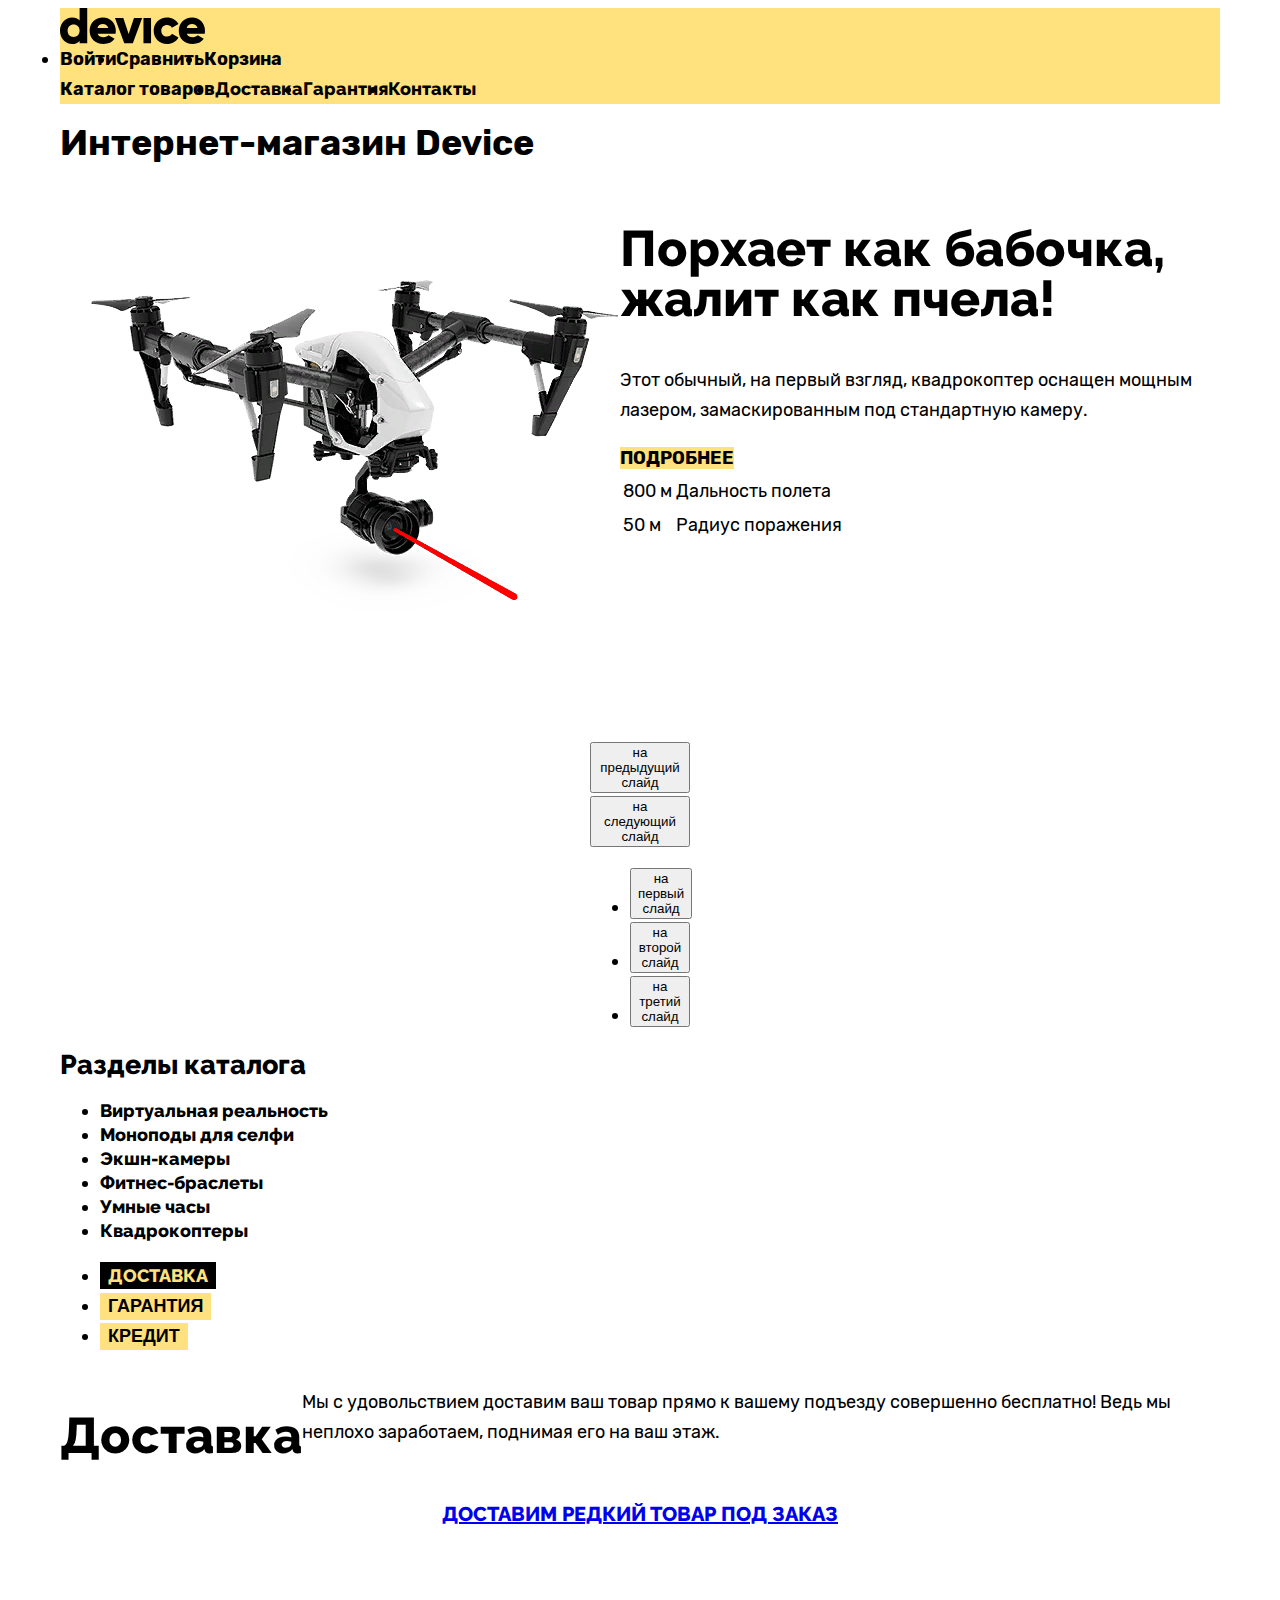
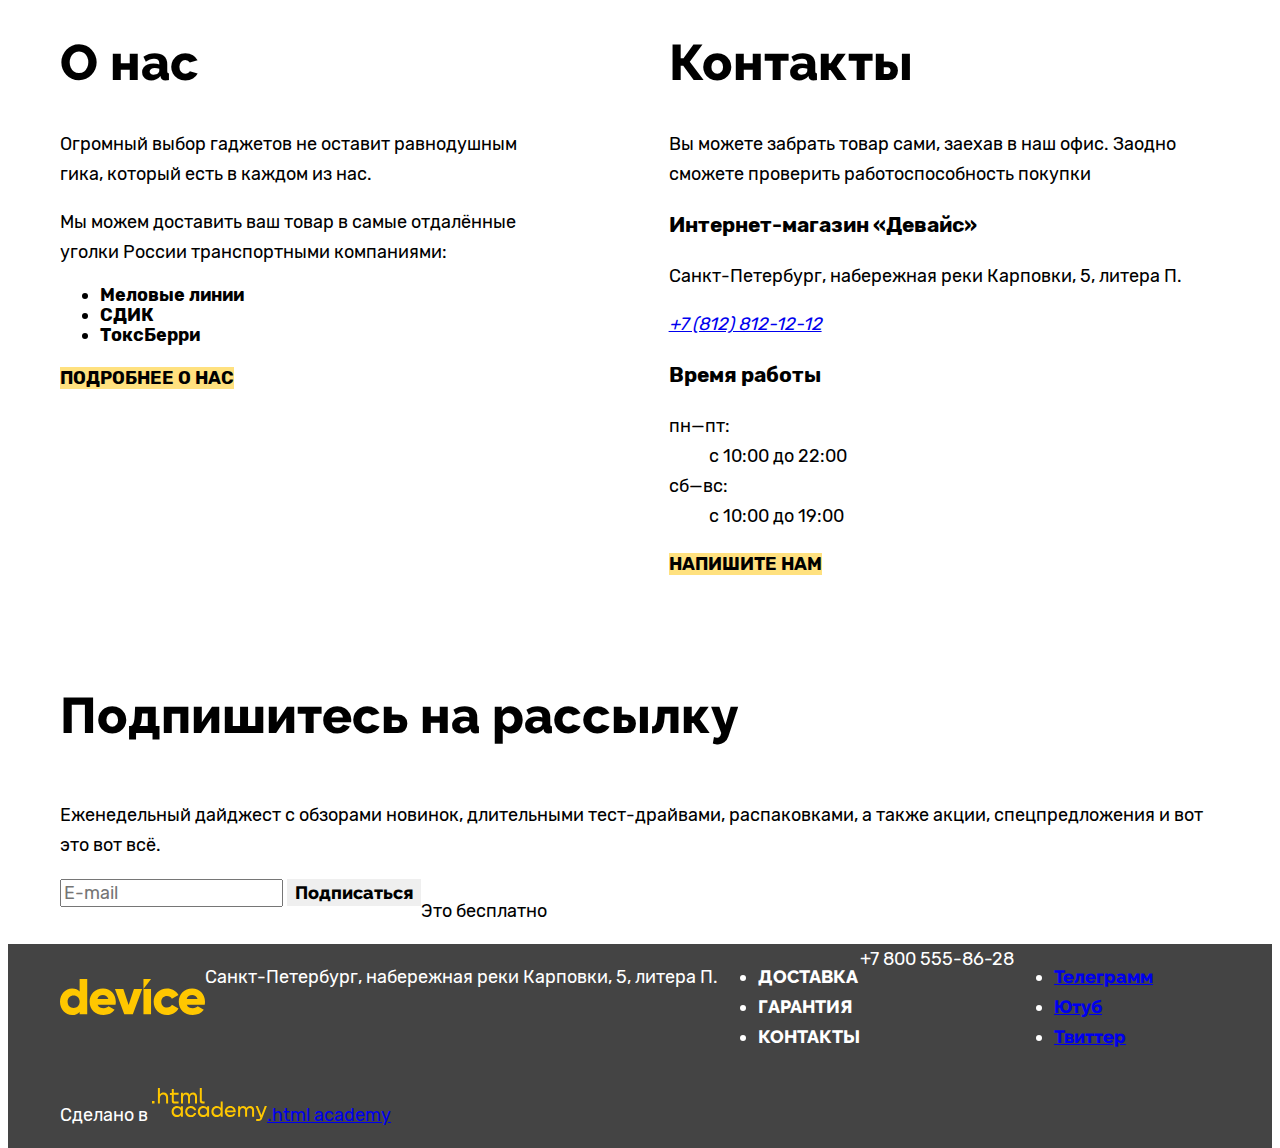
<file: 4/index.html>
<!DOCTYPE html>
<html lang="ru">
  <head>
    <meta charset="utf-8">
    <title>HTML Academy: Девайс</title>
    <link rel="stylesheet" href="styles/styles.css">
    <base href="https://htmlacademy-htmlcss.github.io/2344959-device-1/4/">
</head>
  <body>

<header class="page-header container">
    <nav class="navigation">
      <a href="#"><img class="logo" src="images/logo-black.svg" alt="Логотип интернет-магазина девайсов."></a>
      <div class="navigation-user">


       <ul class="navigation-list">
        <li class="navigation-item">
           <a class="navigation-link">Войти</a>
        </li>
         <li class="navigation-item">
           <a class="navigation-link">Сравнить</a>
         </li>
         <li class="navigation-item">
           <a class="navigation-link">Корзина</a>
         </li>
       </ul>
      </div>

      <div class="navigation-service">
       <a href="catalog.html" class="navigation-link">Каталог товаров</a>
        <ul class="navigation-list">
          <li class="navigation-item">
            <a class="navigation-link button" href="#">Доставка</a>
          </li>
          <li class="navigation-item">
            <a class="navigation-link button" href="#">Гарантия</a>
          </li>
           <li class="navigation-item">
            <a class="navigation-link button" href="#">Контакты</a>
          </li>
        </ul>
      </div>
    </nav>
</header>
<main class="main-container">


 <section class="slider container">
  <h1 class="visually-hidden">Интернет-магазин Device</h1>
  <section class="slide-active">
      <img class="img-quadcopter" src="images/quadcopter.png" alt="квадрокоптер на желто-белом фоне">
   <div class="slide-slide">
      <h2 class="title">Порхает как бабочка, жалит как пчела!</h2>
      <p>Этот обычный, на первый взгляд, квадрокоптер оснащен мощным лазером, замаскированным под стандартную камеру.</p>
      <a href="#" class="button-button">Подробнее</a>
      <table class="table">
      <tr>
      <td>800 м</td>
      <td>Дальность полета</td>
      </tr>
      <tr>
      <td>50 м</td>
      <td>Радиус поражения</td>
      </tr>
      </table>
   </div>
  </section>
  <section class="slide">
    img
    <div class="slide-slide">
      <h2 class="title">Худеем правильно!</h2>
      <p>Мотивирующие фитнес-браслеты помогут найти в себе силы не пропускать занятия и соблюдать диету.</p>
      <a href="#" class="button-button">Подробнее</a>
      <table>
      <tr>
      <td>48 часов</td>
      <td>Без подзарядки</td>
      </tr>
      </table>
    </div>
    </section>
    <section class="slide">
      img
      <div class="slide-slide">
      <h2 class="title">Делай селфи, как Бен Стиллер!</h2>
      <p>Самая длинная палка для селфи доступна в нашем магазине. Восемь (Восемь, Карл!) метров длиной и весом всего 5 кг.</p>
      <a href="#" class="button-button">Подробнее</a>
      <table>
      <tr>
      <td>8,5 м</td>
      <td>Длина палки</td>
      </tr>
      <tr>
      <td>5 кг</td>
      <td>Вес палки</td>
      </tr>
      <tr>
        <td>Карбон</td>
        <td>Материал</td>
        </tr>
      </table>
   </div>
  </section>
   <div class="pagination-page">
      <button><span class="visually-hidden">на предыдущий слайд</span></button>
      <button><span class="visually-hidden">на следующий слайд</span></button>
    <ul>
      <li><button><span class="visually-hidden">на первый слайд</span></button></li>
      <li><button><span class="visually-hidden">на второй слайд</span></button></li>
      <li><button><span class="visually-hidden">на третий слайд</span></button></li>
    </ul>
  </div>
</section>
 <section class="list-products container">
<h2>Разделы каталога</h2>
<ul class="products">
      <li class="product-item">
        <a>Виртуальная реальность</a>
      </li>
        <li class="product-item">
        <a>Моноподы для селфи</a>
      </li>
        <li class="product-item">
        <a>Экшн-камеры</a>
      </li>
        <li class="product-item">
        <a>Фитнес-браслеты</a>
      </li>
        <li class="product-item">
        <a>Умные часы</a>
      </li>
        <li class="product-item">
        <a>Квадрокоптеры</a>
      </li>
    </ul>
 </section>

<section class="slider-services">
<div class="service-inner container">
  <ul>
    <li><button type="button" class="button button-current">Доставка</button></li>
    <li><button type="button" class="button-button">Гарантия</button></li>
    <li><button type="button" class="button-button">Кредит</button></li>
  </ul>
  <section class="slide slide-active">
    <h2 class="title">Доставка</h2>
     <p>Мы с удовольствием доставим ваш товар прямо
       к вашему подъезду совершенно бесплатно! Ведь
       мы неплохо заработаем, поднимая его на ваш этаж.</p>
  </section>
    <section class="slide">
    <h2 class="title">Гарантия</h2>
     <p>Если из-за возгорания купленного у нас товара у вас сгорит дом — не переживайте, мы выдадим вам новый. Товар, не дом, конечно же.</p>
    </section>
    <section class="slide">
    <h2 class="title">Кредит</h2>
     <p>Залезть в долговую яму стало проще! Кредитные консультанты подберут для вас наиболее выгодные условия кредита. Выгодные для банка, разумеется.</p>
  </section>
</div>
</section>
<a href="#" class="delivery container">Доставим редкий товар под заказ</a>
<div class="appointment container">
<div class="about">
    <h2 class="title">О нас</h2>
<p>Огромный выбор гаджетов не оставит равнодушным гика, который есть в каждом из нас.
</p>
<p>Мы можем доставить ваш товар в самые отдалённые уголки России транспортными компаниями:
</p>
<ul>
  <li class="item">Меловые линии</li>
  <li class="item">СДИК</li>
  <li class="item">ТоксБерри</li>
</ul>
<a href="#" class="button-button">Подробнее о нас</a>
</div>
<div class="contact">
  <h2 class="title">Контакты</h2>
<p>Вы можете забрать товар сами, заехав в наш офис.
  Заодно сможете проверить работоспособность покупки</p>
  <h3>Интернет-магазин «Девайс»</h3>
  <address class="contacts-address">
    <p class="contacts-address-text">Санкт-Петербург, набережная реки Карповки, 5, литера П.</p>
    <a class="contacts-phone" href="tel:+78005558628">+7 (812) 812-12-12</a>
  </address>
  <h3 class="contacts-subtitle">Время работы</h3>
        <dl>
          <dt>пн—пт:</dt>
          <dd>с 10:00 до 22:00</dd>
          <dt>сб—вс:</dt>
          <dd>с 10:00 до 19:00</dd>
        </dl>
        <a href="#" class="button-button" >Напишите нам</a>
  </div>
</div>
<section class="subscribe container">
  <h2 class="title-subscribe">Подпишитесь на рассылку</h2>
    <p>Еженедельный дайджест с обзорами новинок, длительными тест-драйвами, распаковками, а также акции, спецпредложения и вот это вот всё.</p>

  <form action="#">
    <input class="email" type="email" placeholder="E-mail">
    <button class="button" type="submit">Подписаться</button>
  </form>
    <p>Это бесплатно</p>
</section>

</main>
<footer class="page-footer">
  <div class="footer-inner container">
<a href="#"><img class="logo-footer" src="images/logo-yellow.svg" alt="Логотип интернет-магазина девайсов."></a>
<address class="contacts-address">
  <p class="contacts-address-text">Санкт-Петербург, набережная реки Карповки, 5, литера П.</p>
</address>
<ul>
  <li><a class="button-footer" href="#">Доставка</a></li>
  <li><a class="button-footer" href="#">Гарантия</a></li>
  <li><a class="button-footer" href="#">Контакты</a></li>
</ul>
<a class="footer-contacts-address-phone" href="tel:+78005558628">+7 800 555-86-28</a>
<ul class="">
  <li class="">
    <a class="button" href="#">
      <span class="visually-hidden">Телеграмм</span>
    </a>
  </li>
  <li class="">
    <a class="button" href="#">
      <span class="visually-hidden">Ютуб</span>
    </a>
  </li>
  <li class="">
    <a class="button" href="#">
      <span class="visually-hidden">Твиттер</span>
    </a>
  </li>
</ul>
<p class="about-text">Сделано в <a class="htmlacademy-link" href="https://htmlacademy.ru/"><img class="" src="images/html-academy.svg" alt="Логотип htmlacademy">.html academy</a></p>
</div>
</footer>
</body>
</html>
</file>
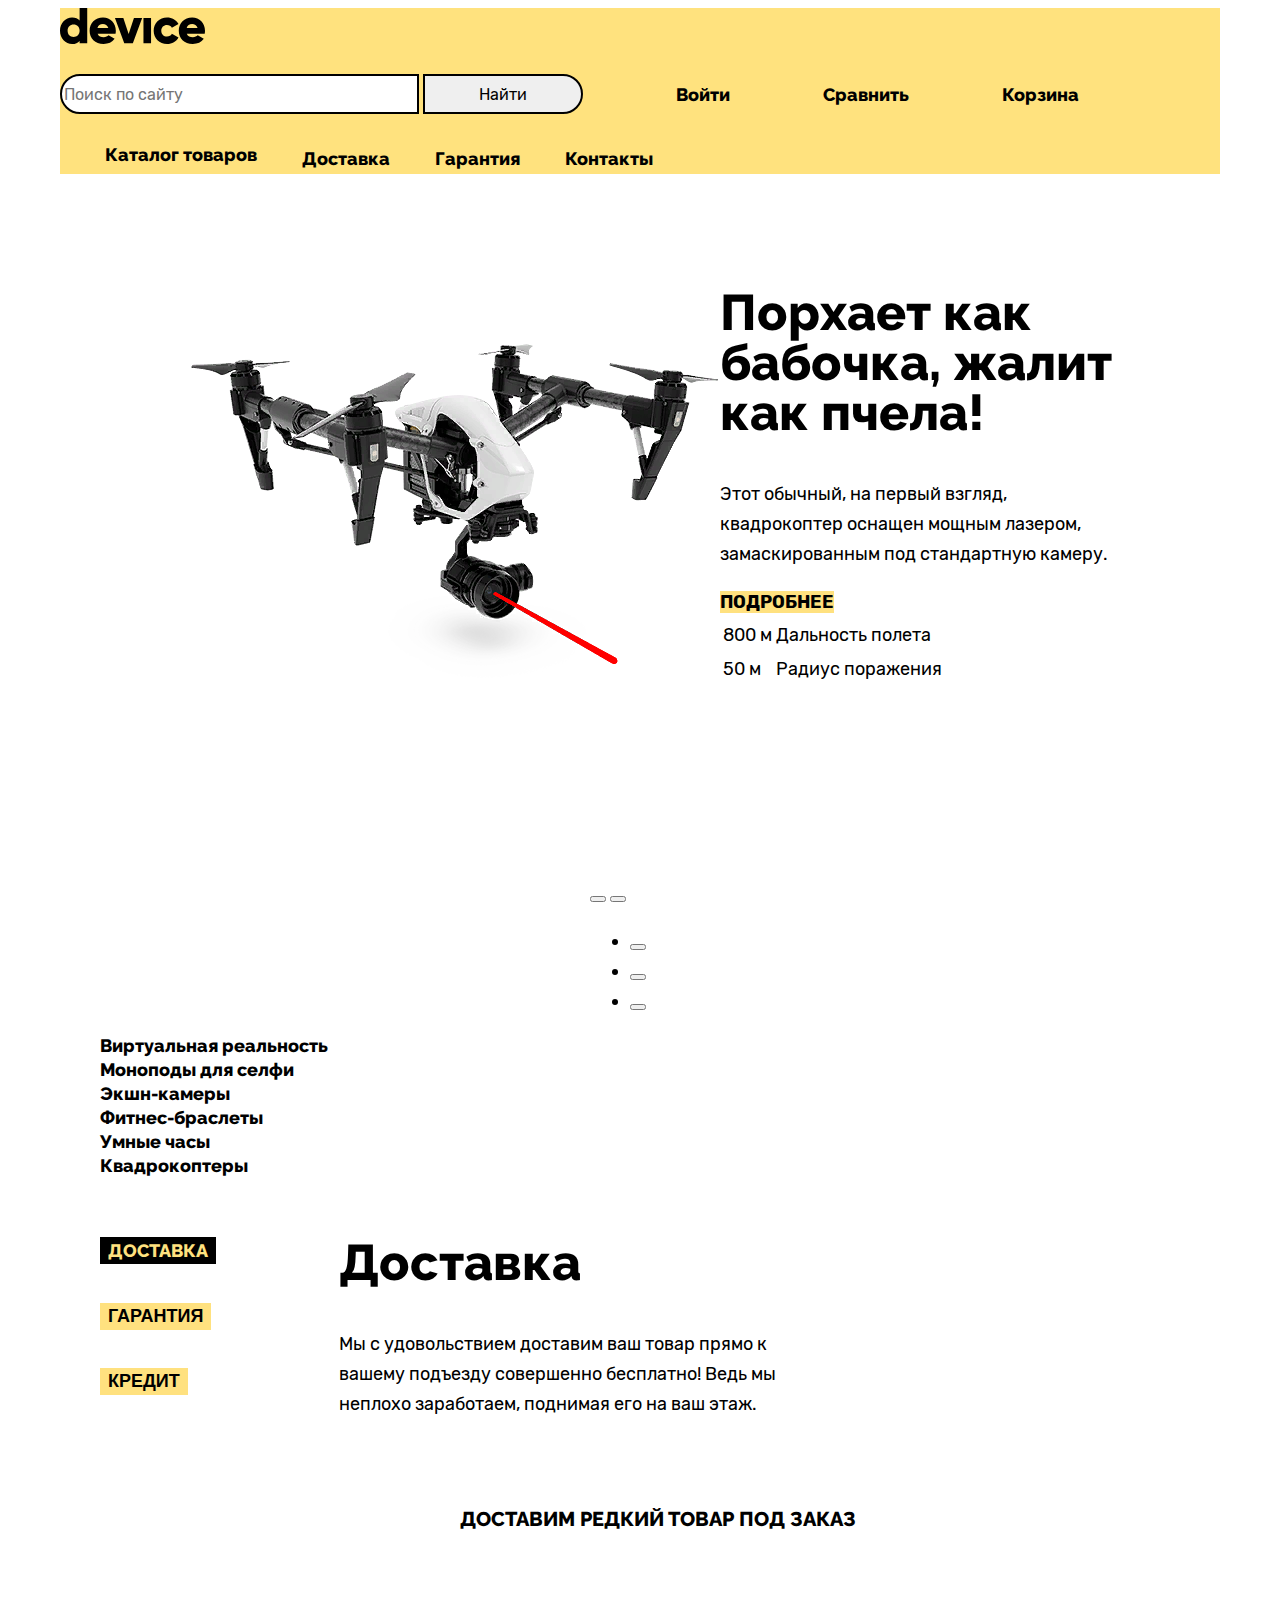
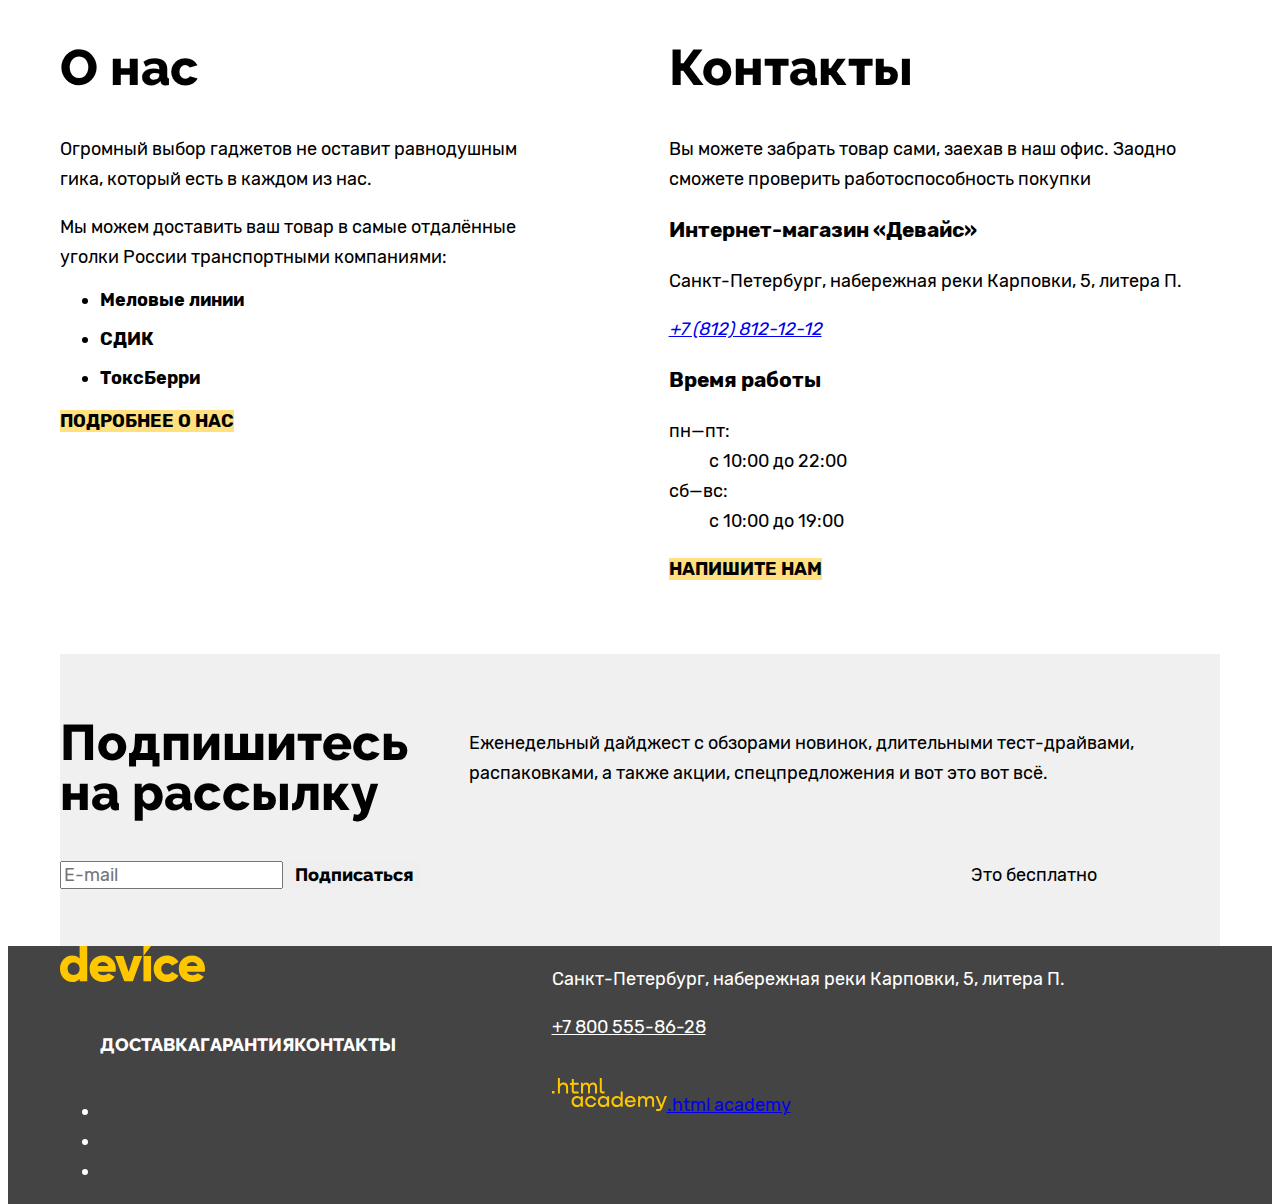
<file: 5/index.html>
<!DOCTYPE html>
<html lang="ru">
  <head>
    <meta charset="utf-8">
    <title>HTML Academy: Девайс</title>
    <link rel="stylesheet" href="styles/styles.css">
    <base href="https://htmlacademy-htmlcss.github.io/2344959-device-1/5/">
</head>
  <body>

<header class="page-header container">
    <nav class="navigation">
      <a href="#"><img class="logo" src="images/logo-black.svg" alt="Логотип интернет-магазина девайсов."></a>
      <div class="navigation-user">
        <form action="#">
          <input class="search" type="search" placeholder="Поиск по сайту">
          <button class="button-search" type="submit">Найти</button>
        </form>
       <ul class="navigation-list">
        <li class="navigation-item-user">
           <a class="navigation-link">Войти</a>
        </li>
         <li class="navigation-item-user">
           <a class="navigation-link">Сравнить</a>
         </li>
         <li class="navigation-item-user">
           <a class="navigation-link">Корзина</a>
         </li>
       </ul>
      </div>

      <div class="navigation-service">
       <a href="catalog.html" class="navigation-link">Каталог товаров</a>
        <ul class="navigation-list">
          <li class="navigation-item">
            <a class="navigation-link button" href="#">Доставка</a>
          </li>
          <li class="navigation-item">
            <a class="navigation-link button" href="#">Гарантия</a>
          </li>
           <li class="navigation-item">
            <a class="navigation-link button" href="#">Контакты</a>
          </li>
        </ul>
      </div>
    </nav>
</header>
<main class="main-container">

 <section class="slider container">
  <h1 class="visually-hidden">Интернет-магазин Device</h1>
  <section class="slide-active">
      <img class="img-quadcopter" src="images/quadcopter.png" alt="квадрокоптер на желто-белом фоне">
   <div class="slide-slide">
      <h2 class="title">Порхает как бабочка, жалит как пчела!</h2>
      <p>Этот обычный, на первый взгляд, квадрокоптер оснащен мощным лазером, замаскированным под стандартную камеру.</p>
      <a href="#" class="button-button">Подробнее</a>
      <table class="table">
      <tr>
      <td>800 м</td>
      <td>Дальность полета</td>
      </tr>
      <tr>
      <td>50 м</td>
      <td>Радиус поражения</td>
      </tr>
      </table>
   </div>
  </section>
  <section class="slide">
    img
    <div class="slide-slide">
      <h2 class="title">Худеем правильно!</h2>
      <p>Мотивирующие фитнес-браслеты помогут найти в себе силы не пропускать занятия и соблюдать диету.</p>
      <a href="#" class="button-button">Подробнее</a>
      <table>
      <tr>
      <td>48 часов</td>
      <td>Без подзарядки</td>
      </tr>
      </table>
    </div>
    </section>
    <section class="slide">
      img
      <div class="slide-slide">
      <h2 class="title">Делай селфи, как Бен Стиллер!</h2>
      <p>Самая длинная палка для селфи доступна в нашем магазине. Восемь (Восемь, Карл!) метров длиной и весом всего 5 кг.</p>
      <a href="#" class="button-button">Подробнее</a>
      <table>
      <tr>
      <td>8,5 м</td>
      <td>Длина палки</td>
      </tr>
      <tr>
      <td>5 кг</td>
      <td>Вес палки</td>
      </tr>
      <tr>
        <td>Карбон</td>
        <td>Материал</td>
        </tr>
      </table>
   </div>
  </section>
   <div class="pagination-page">
      <button><span class="visually-hidden">на предыдущий слайд</span></button>
      <button><span class="visually-hidden">на следующий слайд</span></button>
    <ul>
      <li><button><span class="visually-hidden">на первый слайд</span></button></li>
      <li><button><span class="visually-hidden">на второй слайд</span></button></li>
      <li><button><span class="visually-hidden">на третий слайд</span></button></li>
    </ul>
  </div>
</section>
 <section class="list-products container">
<h2 class="visually-hidden">Разделы каталога</h2>
<ul class="products">
      <li class="product-item">
        <a>Виртуальная реальность</a>
      </li>
        <li class="product-item">
        <a>Моноподы для селфи</a>
      </li>
        <li class="product-item">
        <a>Экшн-камеры</a>
      </li>
        <li class="product-item">
        <a>Фитнес-браслеты</a>
      </li>
        <li class="product-item">
        <a>Умные часы</a>
      </li>
        <li class="product-item">
        <a>Квадрокоптеры</a>
      </li>
    </ul>
 </section>

<section class="slider-services">
<div class="service-inner container">
  <ul class="service-list">
    <li class="service-item"><button type="button" class="button button-current">Доставка</button></li>
    <li class="service-item"><button type="button" class="button-button">Гарантия</button></li>
    <li class="service-item"><button type="button" class="button-button">Кредит</button></li>
  </ul>
  <section class="slide slide-service">
    <h2 class="title">Доставка</h2>
     <p class="slide-service-text">Мы с удовольствием доставим ваш товар прямо
       к вашему подъезду совершенно бесплатно! Ведь
       мы неплохо заработаем, поднимая его на ваш этаж.</p>
  </section>
    <section class="slide">
    <h2 class="title">Гарантия</h2>
     <p>Если из-за возгорания купленного у нас товара у вас сгорит дом — не переживайте, мы выдадим вам новый. Товар, не дом, конечно же.</p>
    </section>
    <section class="slide">
    <h2 class="title">Кредит</h2>
     <p>Залезть в долговую яму стало проще! Кредитные консультанты подберут для вас наиболее выгодные условия кредита. Выгодные для банка, разумеется.</p>
  </section>
</div>
</section>
<a href="#" class="delivery container">Доставим редкий товар под заказ</a>
<div class="appointment container">
<div class="about">
    <h2 class="title">О нас</h2>
<p>Огромный выбор гаджетов не оставит равнодушным гика, который есть в каждом из нас.
</p>
<p>Мы можем доставить ваш товар в самые отдалённые уголки России транспортными компаниями:
</p>
<ul>
  <li class="item">Меловые линии</li>
  <li class="item">СДИК</li>
  <li class="item">ТоксБерри</li>
</ul>
<a href="#" class="button-button">Подробнее о нас</a>
</div>
<div class="contact">
  <h2 class="title">Контакты</h2>
<p>Вы можете забрать товар сами, заехав в наш офис.
  Заодно сможете проверить работоспособность покупки</p>
  <h3>Интернет-магазин «Девайс»</h3>
  <address class="contacts-address">
    <p class="contacts-address-text">Санкт-Петербург, набережная реки Карповки, 5, литера П.</p>
    <a class="contacts-phone" href="tel:+78005558628">+7 (812) 812-12-12</a>
  </address>
  <h3 class="contacts-subtitle">Время работы</h3>
        <dl>
          <dt>пн—пт:</dt>
          <dd>с 10:00 до 22:00</dd>
          <dt>сб—вс:</dt>
          <dd>с 10:00 до 19:00</dd>
        </dl>
        <a href="#" class="button-button" >Напишите нам</a>
  </div>
</div>
<section class="subscribe container">
 <div class="subscribe1">
  <h2 class="title-subscribe">Подпишитесь на рассылку</h2>
    <p class="text-subscribe">Еженедельный дайджест с обзорами новинок, длительными тест-драйвами, распаковками, а также акции, спецпредложения и вот это вот всё.</p>
 </div>
 <div class="subscribe2">
  <form action="#">
    <input class="email" type="email" placeholder="E-mail">
    <button class="button" type="submit">Подписаться</button>
  </form>
    <p class="subscribe2-text">Это бесплатно</p>
 </div>
</section>

</main>

<footer class="page-footer">
  <div class="footer-inner container">


<a href="#"><img class="logo-footer" src="images/logo-yellow.svg" alt="Логотип интернет-магазина девайсов."></a>
<address class="contacts-address">
  <p class="contacts-address-text">Санкт-Петербург, набережная реки Карповки, 5, литера П.</p>
</address>



<ul class="footer-list">
  <li><a class="button-footer" href="#">Доставка</a></li>
  <li><a class="button-footer" href="#">Гарантия</a></li>
  <li><a class="button-footer" href="#">Контакты</a></li>
</ul>
<a class="footer-contacts-address-phone" href="tel:+78005558628">+7 800 555-86-28</a>



<ul class="social-list">
  <li class="social-item">
    <a class="button" href="#">
      <span class="visually-hidden">Телеграмм</span>
    </a>
  </li>
  <li class="">
    <a class="button" href="#">
      <span class="visually-hidden">Ютуб</span>
    </a>
  </li>
  <li class="">
    <a class="button" href="#">
      <span class="visually-hidden">Твиттер</span>
    </a>
  </li>
</ul>
<a class="htmlacademy-link" href="https://htmlacademy.ru/"><img src="images/html-academy.svg" alt="Логотип htmlacademy">.html academy</a>

</div>
</footer>
</body>
</html>
</file>
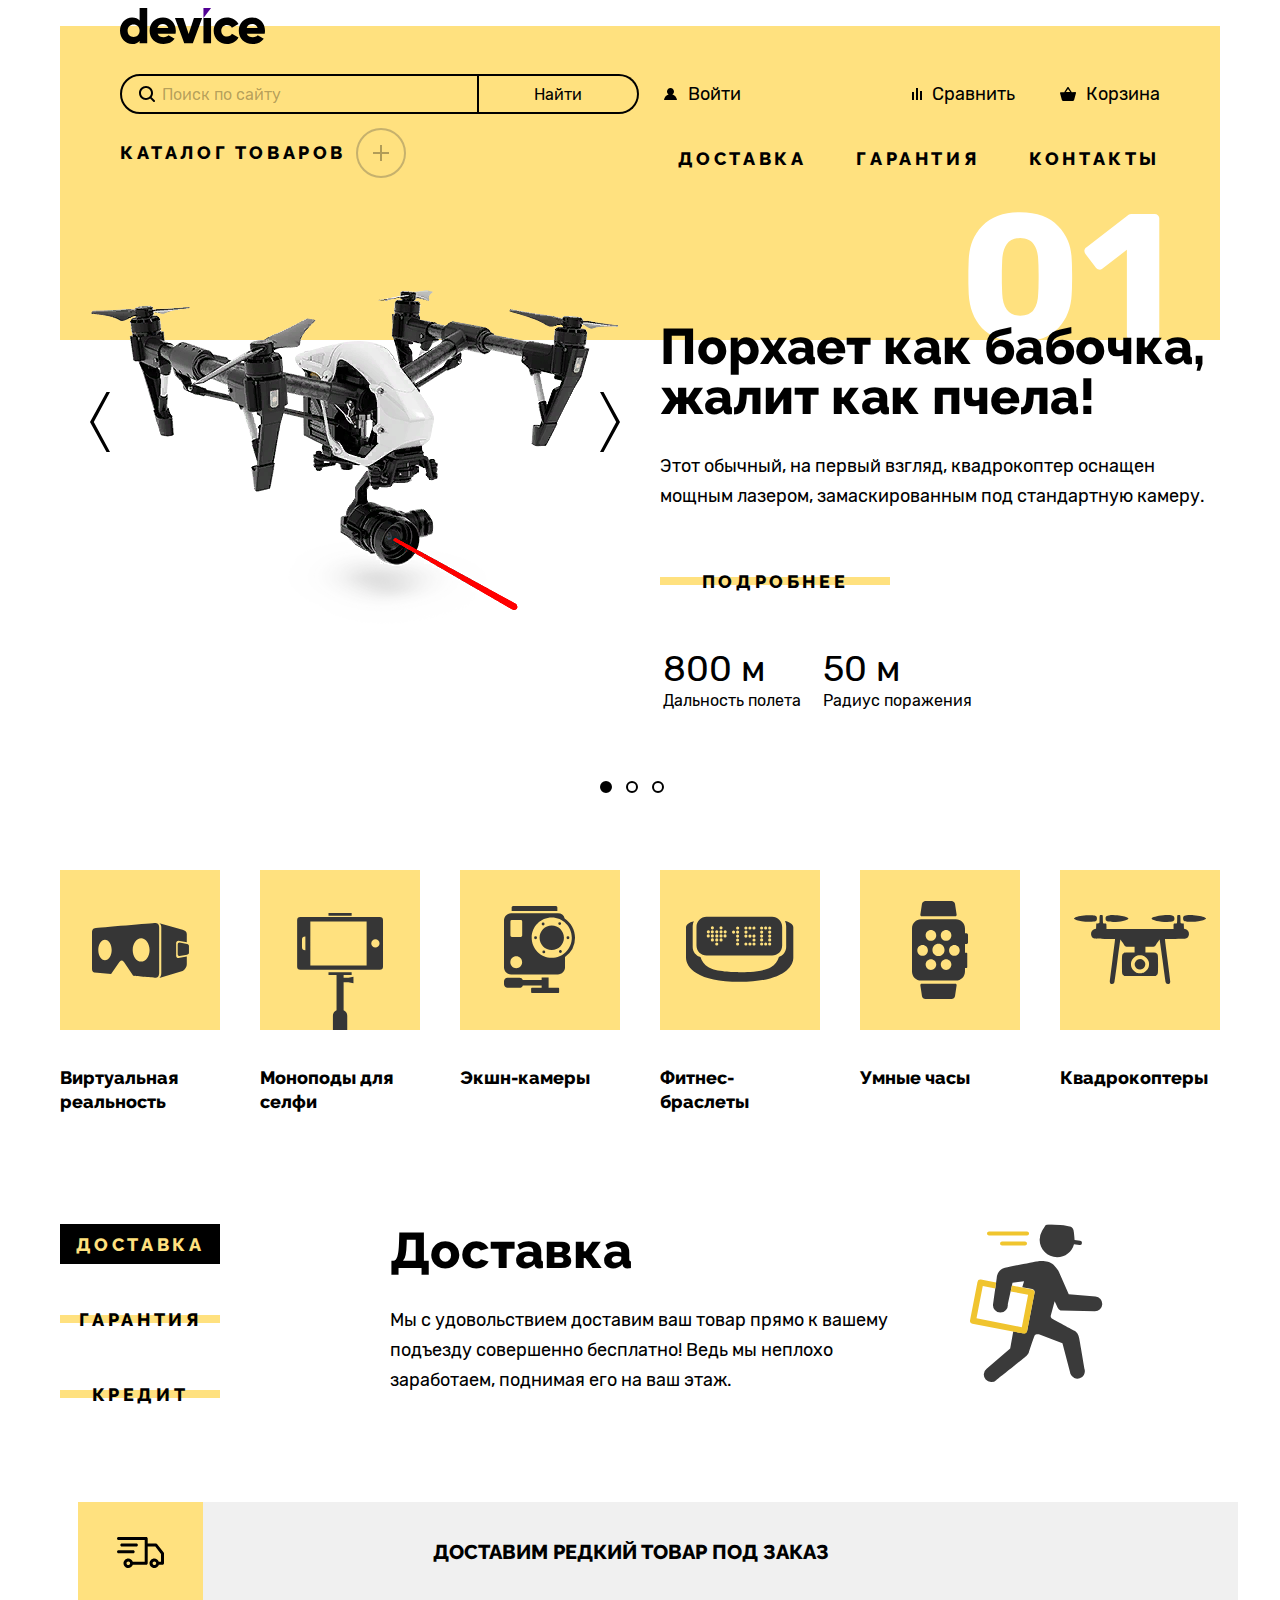
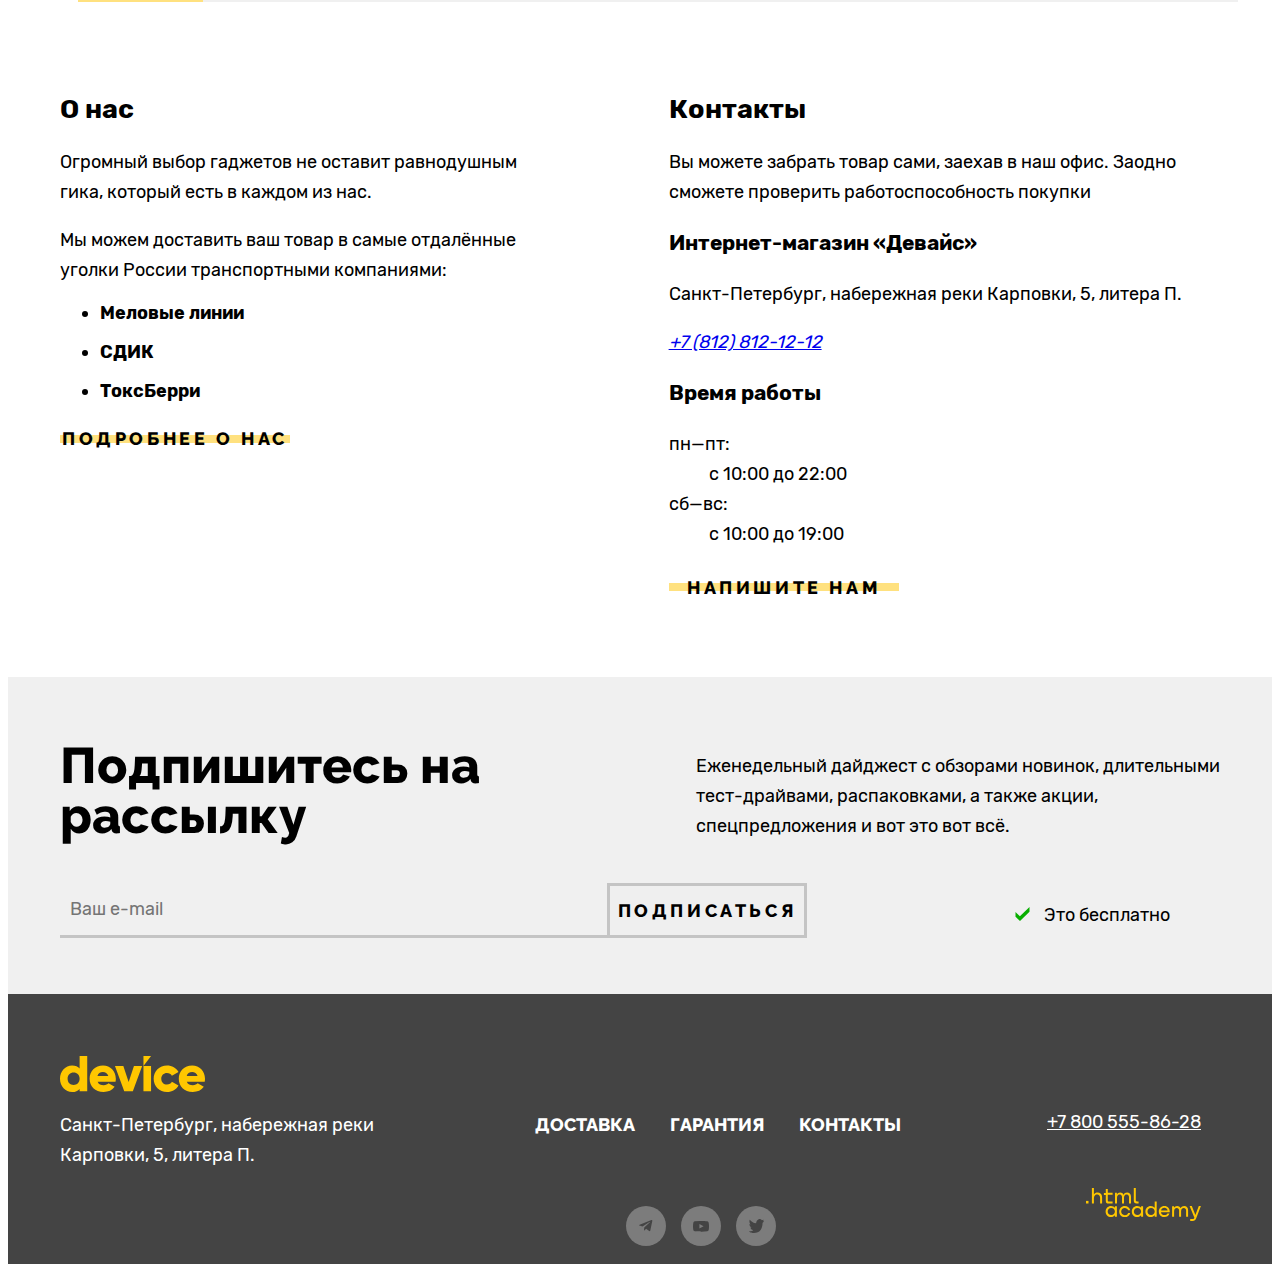
<file: 6/index.html>
<!DOCTYPE html>
<html lang="ru">
  <head>
    <meta charset="utf-8">
    <title>HTML Academy: Девайс</title>
    <link rel="stylesheet" href="styles/styles.css">
    <base href="https://htmlacademy-htmlcss.github.io/2344959-device-1/6/">
</head>
  <body>

<header class="page-header container">
    <nav class="navigation">
      <a class="navigation-logo" href="#">
        <svg class="svg-logo" width="145" height="36" viewBox="0 0 145 36" fill="none" xmlns="http://www.w3.org/2000/svg"><path d="M27.219 0v35.3h-7.606v-2.4c-1.7 1.9-4.102 3.1-7.505 3.1C5.504 36 0 30.2 0 22.7 0 15.2 5.504 9.4 12.108 9.4c3.403 0 5.904 1.2 7.505 3.1V0h7.606Zm-7.606 22.7c0-3.8-2.501-6.2-6.004-6.2-3.502 0-6.004 2.4-6.004 6.2 0 3.8 2.502 6.2 6.004 6.2 3.503-.1 6.004-2.4 6.004-6.2ZM43.73 29.2c2.101 0 3.803-.8 4.803-1.9l6.104 3.5C52.136 34.2 48.433 36 43.63 36c-8.606 0-14.01-5.8-14.01-13.3 0-7.5 5.404-13.3 13.41-13.3 7.404 0 12.808 5.7 12.808 13.3 0 1.1-.1 2.1-.3 3H37.626c1 2.6 3.302 3.5 6.104 3.5Zm4.603-9.1c-.8-2.9-3.102-4-5.404-4-2.902 0-4.803 1.4-5.504 4h10.908ZM82.156 10.1 72.85 35.3h-8.606l-9.306-25.2h8.405l5.304 16 5.304-16h8.205ZM83.458 10.1h7.605v25.2h-7.605V10.1ZM93.665 22.7c0-7.5 5.704-13.3 13.409-13.3 4.904 0 9.207 2.6 11.408 6.5l-6.604 3.8c-.901-1.8-2.702-2.8-4.904-2.8-3.302 0-5.704 2.4-5.704 5.8 0 3.5 2.402 5.8 5.704 5.8 2.202 0 4.103-1.1 4.904-2.8l6.604 3.8c-2.101 3.9-6.404 6.5-11.408 6.5-7.705 0-13.409-5.8-13.409-13.3ZM132.892 29.2c2.101 0 3.803-.8 4.803-1.9l6.104 3.5c-2.501 3.4-6.204 5.2-11.007 5.2-8.606 0-14.01-5.8-14.01-13.3 0-7.5 5.504-13.3 13.409-13.3C139.597 9.4 145 15.1 145 22.7c0 1.1-.1 2.1-.3 3h-17.912c1 2.6 3.302 3.5 6.104 3.5Zm4.703-9.1c-.8-2.9-3.102-4-5.404-4-2.902 0-4.803 1.4-5.503 4h10.907Z" fill="#000"/><path d="M83.458 0v10.1L91.063 0h-7.605Z" fill="#510094"/></svg>
      </a>

      <div class="navigation-user">
        <form class="navigation-form" action="#">
          <label class="search-label" for="search">
          <input class="search" id="search" type="search" placeholder="Поиск по сайту">
          <span class="visually-hidden">Поиск</span>
          </label>

          <button class="button-search" type="submit">Найти</button>

        </form>

       <section class="authorization">
        <h2 class="visually-hidden">Авторизация</h2>
           <a href="#" class="navigation-link-user user-name">
            Войти</a>
       </section>
        <ul class="navigation-list">
         <li class="navigation-item-user">
           <a class="navigation-link-user user-1" href="#" >
            Сравнить</a>
         </li>
         <li class="navigation-item-user">
           <a class="navigation-link-user user-2" href="#">
            Корзина</a>
         </li>
       </ul>
      </div>

      <div class="navigation-service">
       <a href="catalog.html" class="link">Каталог товаров
       </a>

       <ul class="navigation-list-service">
          <li class="navigation-item">
            <a href="#" class="navigation-link" >Доставка</a>
          </li>
          <li class="navigation-item">
            <a href="#" class="navigation-link" >Гарантия</a>
          </li>
           <li class="navigation-item">
            <a href="#" class="navigation-link" >Контакты</a>
          </li>
        </ul>
      </div>
    </nav>
</header>
<main class="main-container">

 <section class="slider container">
  <h1 class="visually-hidden">Интернет-магазин Device</h1>
  <section class="slide-active">
      <img class="img-slider-1" src="images/slider-1.png" alt="квадрокоптер на желто-белом фоне">
   <div class="div-slide">
      <h2 class="slide-title">Порхает как бабочка, жалит как пчела!</h2>
      <p class="slide-text">Этот обычный, на первый взгляд, квадрокоптер оснащен мощным лазером, замаскированным под стандартную камеру.</p>
      <a href="#" class="button-main">Подробнее</a>
      <table class="table">
      <tr class="table-column">
      <td class="table-row-1">800 м</td>
      <td class="table-row-2">Дальность полета</td>
      </tr>
      <tr class="table-column">
      <td class="table-row-1">50 м</td>
      <td class="table-row-2">Радиус поражения</td>
      </tr>
      </table>
   </div>
  </section>
  <section class="slide">
    <img src="images/slider-2.png" alt="фитнес-браслет">
    <div class="div-slide">
      <h2 class="title">Худеем правильно!</h2>
      <p class="slide-text">Мотивирующие фитнес-браслеты помогут найти в себе силы не пропускать занятия и соблюдать диету.</p>
      <a href="#" class="button-main">Подробнее</a>
      <table class="table">
      <tr class="table-column">
      <td class="table-row-1">48 часов</td>
      <td class="table-row-2">Без подзарядки</td>
      </tr>
      </table>
    </div>
    </section>
    <section class="slide">
      <img src="images/slider-3.png" alt="палка для селфи">
   <div class="div-slide">
      <h2 class="title">Делай селфи, как Бен Стиллер!</h2>
      <p class="slide-text">Самая длинная палка для селфи доступна в нашем магазине. Восемь (Восемь, Карл!) метров длиной и весом всего 5 кг.</p>
      <a href="#" class="button-main">Подробнее</a>
      <table class="table">
      <tbody>
      <tr class="table-column">
        <td class="table-row-1">8,5 м</td>
        <td class="table-row-2">Длина палки</td>
      </tr>
      <tr class="table-column">
        <td class="table-row-1">5 кг</td>
        <td class="table-row-2">Вес палки</td>
      </tr>
      <tr class="table-column">
        <td class="table-row-1">Карбон</td>
        <td class="table-row-2">Материал</td>
      </tr>
        </tbody>
      </table>
   </div>
  </section>
   <div class="pagination-page">
      <button class="slider-arrow slider-prew" type="button"><span class="visually-hidden">на предыдущий слайд</span></button>
      <button class="slider-arrow slider-next" type="button"><span class="visually-hidden">на следующий слайд</span></button>
    <ul class="pagination-page-list">
      <li><button class="slider-point slider-point-current" type="button"><span class="visually-hidden">на первый слайд</span></button></li>
      <li><button class="slider-point" type="button"><span class="visually-hidden">на второй слайд</span></button></li>
      <li><button class="slider-point" type="button"><span class="visually-hidden">на третий слайд</span></button></li>
    </ul>
  </div>
</section>
 <section class="list-products container">
<h2 class="visually-hidden">Разделы каталога</h2>
<ul class="products">
      <li class="product-item">
        <a>
        <img class="product-image" src="images/image-svg-1.svg" alt="Виртуальная реальность">
        Виртуальная реальность
        </a>
      </li>
        <li class="product-item">
        <a>
        <img class="product-image" src="images/image-svg-2.svg" alt="Моноподы для селфи">
        Моноподы для селфи
        </a>
      </li>
        <li class="product-item">
        <a>
        <img class="product-image" src="images/image-svg-3.svg" alt="Экшн-камеры">
        Экшн-камеры
        </a>
      </li>
        <li class="product-item">
        <a>
        <img class="product-image" src="images/image-svg-4.svg" alt="Фитнес-браслеты">
        Фитнес-браслеты
        </a>
      </li>
        <li class="product-item">
        <a>
        <img class="product-image" src="images/image-svg-5.svg" alt="Умные часы">
        Умные часы
        </a>
      </li>
        <li class="product-item">
        <a>
        <img class="product-image" src="images/image-svg-6.svg" alt="Квадрокоптеры">
        Квадрокоптеры
        </a>
      </li>
    </ul>
 </section>

<section class="slider-services">
  <h2 class="visually-hidden">Услуги</h2>
<div class="service-inner container">
  <ul class="service-list">
    <li class="service-item"><button type="button" class="button-block button-block-current">Доставка</button></li>
    <li class="service-item"><button type="button" class="button-block">Гарантия</button></li>
    <li class="service-item"><button type="button" class="button-block">Кредит</button></li>
  </ul>

  <section class="block-active">
  <div>
    <h2 class="block-title">Доставка</h2>
    <p class="block-text">Мы с удовольствием доставим ваш товар прямо
       к вашему подъезду совершенно бесплатно! Ведь
       мы неплохо заработаем, поднимая его на ваш этаж.</p>
  </div>

  </section>

  <section class="block-guarantee">
  <div>
    <h2 class="block-title">Гарантия</h2>
    <p class="block-text">Если из-за возгорания купленного у нас товара у вас сгорит дом — не переживайте, мы выдадим вам новый. Товар, не дом, конечно же.</p>
  </div>

  </section>

  <section class="block-credit">
  <div>
    <h2 class="block-title">Кредит</h2>
    <p class="block-text">Залезть в долговую яму стало проще! Кредитные консультанты подберут для вас наиболее выгодные условия кредита. Выгодные для банка, разумеется.</p>
  </div>
    <img class="block-image" src="images/credit-image.svg" alt="Кредит">
  </section>

</section>

<div class="delivery-delivery">
<a href="#" class="delivery container">
  <svg class="delivery-svg" width="125" height="100" viewBox="0 0 125 100" xmlns="http://www.w3.org/2000/svg"><path d="M0 0h125v100H0z"/><g clip-path="url(#a)" fill="#000"><path d="m85.7 50.4-6.5-8.2c-.3-.4-.7-.6-1.2-.6h-8.3v-5.1c0-.8-.7-1.5-1.5-1.5H40.5c-.8 0-1.5.7-1.5 1.5s.7 1.5 1.5 1.5h26.2v21.7H54.8c-.6-1.9-2.4-3.3-4.5-3.3-2.6 0-4.8 2.2-4.8 4.8 0 2.6 2.2 4.8 4.8 4.8 2.1 0 3.9-1.4 4.5-3.3h13.4c.8 0 1.5-.7 1.5-1.5V44.6h7.6l5.7 7.3v7.9h-2.2c-.6-1.9-2.4-3.3-4.5-3.3-2.6 0-4.8 2.2-4.8 4.8 0 2.6 2.1 4.8 4.8 4.8 2.1 0 3.9-1.4 4.5-3.3h3.7c.8 0 1.5-.7 1.5-1.5v-9.9c0-.4-.1-.7-.3-1ZM50.3 63c-1 0-1.8-.8-1.8-1.8s.8-1.8 1.8-1.8 1.8.8 1.8 1.8-.9 1.8-1.8 1.8Zm26.1 0c-1 0-1.8-.8-1.8-1.8s.8-1.8 1.8-1.8 1.8.8 1.8 1.8-.9 1.8-1.8 1.8Z"/><path d="M58.4 44.6c.8 0 1.5-.7 1.5-1.5s-.7-1.5-1.5-1.5H43.8c-.8 0-1.5.7-1.5 1.5s.7 1.5 1.5 1.5h14.6ZM56.7 49.7c0-.8-.7-1.5-1.5-1.5H40.5c-.8 0-1.5.7-1.5 1.5s.7 1.5 1.5 1.5h14.7c.8 0 1.5-.7 1.5-1.5Z"/></g><defs><clipPath id="a"><path transform="translate(39 35)" d="M0 0h47v31H0z"/></clipPath></defs></svg>
  <span class="delivery-text">Доставим редкий товар под заказ</span>
</a>
</div>

<div class="appointment container">
<div class="about">
    <h2 class="title">О нас</h2>
<p>Огромный выбор гаджетов не оставит равнодушным гика, который есть в каждом из нас.
</p>
<p>Мы можем доставить ваш товар в самые отдалённые уголки России транспортными компаниями:
</p>
<ul>
  <li class="item">Меловые линии</li>
  <li class="item">СДИК</li>
  <li class="item">ТоксБерри</li>
</ul>
<a href="#" class="button-main">Подробнее о нас</a>
</div>
<div class="contact">
  <h2 class="title">Контакты</h2>
<p>Вы можете забрать товар сами, заехав в наш офис.
  Заодно сможете проверить работоспособность покупки</p>
  <h3>Интернет-магазин «Девайс»</h3>
  <address class="contacts-address">
    <p class="contacts-address-text">Санкт-Петербург, набережная реки Карповки, 5, литера П.</p>
    <a class="contacts-phone" href="tel:+78005558628">+7 (812) 812-12-12</a>
  </address>
  <h3 class="contacts-subtitle">Время работы</h3>
        <dl>
          <dt>пн—пт:</dt>
          <dd>с 10:00 до 22:00</dd>
          <dt>сб—вс:</dt>
          <dd>с 10:00 до 19:00</dd>
        </dl>
        <a href="#" class="button-main" >Напишите нам</a>
  </div>
</div>
<section class="subscribe">
  <div class="subscribe-inner container">
 <div class="subscribe1">
  <h2 class="title-subscribe">Подпишитесь на рассылку</h2>
    <p class="text-subscribe">Еженедельный дайджест с обзорами новинок, длительными тест-драйвами, распаковками, а также акции, спецпредложения и вот это вот всё.</p>
 </div>
 <div class="subscribe2">
  <form class="form-subscribe"  action="#">
    <input class="email" type="email" placeholder="Ваш e-mail">
    <button class="button" type="submit">Подписаться</button>
  </form>
    <p class="subscribe2-text">Это бесплатно</p>
 </div>
 </div>
</section>

</main>
<footer class="page-footer">
  <div class="footer-inner container">
<a class="logo-footer-link" href="#">
  <svg width="145" height="36" viewBox="0 0 145 36" role="img" aria-label="true" xmlns="http://www.w3.org/2000/svg"><path d="M27.219 0v35.3h-7.606v-2.4c-1.7 1.9-4.102 3.1-7.505 3.1C5.504 36 0 30.2 0 22.7 0 15.2 5.504 9.4 12.108 9.4c3.403 0 5.904 1.2 7.505 3.1V0h7.606Zm-7.606 22.7c0-3.8-2.501-6.2-6.004-6.2-3.502 0-6.004 2.4-6.004 6.2 0 3.8 2.502 6.2 6.004 6.2 3.503-.1 6.004-2.4 6.004-6.2ZM43.73 29.2c2.102 0 3.803-.8 4.803-1.9l6.105 3.5C52.136 34.2 48.433 36 43.63 36c-8.606 0-14.01-5.8-14.01-13.3 0-7.5 5.404-13.3 13.41-13.3 7.405 0 12.809 5.7 12.809 13.3 0 1.1-.1 2.1-.3 3H37.625c1 2.6 3.302 3.5 6.104 3.5Zm4.603-9.1c-.8-2.9-3.102-4-5.403-4-2.902 0-4.804 1.4-5.504 4h10.907ZM82.156 10.1 72.85 35.3h-8.606l-9.306-25.2h8.405l5.304 16 5.304-16h8.205ZM83.457 10.1h7.606v25.2h-7.606V10.1ZM93.665 22.7c0-7.5 5.703-13.3 13.409-13.3 4.903 0 9.206 2.6 11.408 6.5l-6.605 3.8c-.901-1.8-2.702-2.8-4.903-2.8-3.303 0-5.704 2.4-5.704 5.8 0 3.5 2.401 5.8 5.704 5.8 2.201 0 4.103-1.1 4.903-2.8l6.605 3.8c-2.102 3.9-6.405 6.5-11.408 6.5-7.706 0-13.41-5.8-13.41-13.3ZM132.892 29.2c2.101 0 3.802-.8 4.803-1.9l6.104 3.5c-2.502 3.4-6.204 5.2-11.007 5.2-8.606 0-14.01-5.8-14.01-13.3 0-7.5 5.504-13.3 13.409-13.3C139.596 9.4 145 15.1 145 22.7c0 1.1-.1 2.1-.3 3h-17.913c1.001 2.6 3.303 3.5 6.105 3.5Zm4.703-9.1c-.801-2.9-3.102-4-5.404-4-2.902 0-4.803 1.4-5.504 4h10.908ZM83.457 0v10.1L91.063 0h-7.606Z"/></svg>
</a>
<address class="contacts-address">
  <p class="contacts-address-text">Санкт-Петербург, набережная реки Карповки, 5, литера П.</p>
</address>


<ul class="footer-list">
  <li class="footer-list-item"><a class="button-footer" href="#">Доставка</a></li>
  <li class="footer-list-item"><a class="button-footer" href="#">Гарантия</a></li>
  <li class="footer-list-item"><a class="button-footer" href="#">Контакты</a></li>
</ul>
<a class="footer-contacts-address-phone" href="tel:+78005558628">+7 800 555-86-28</a>



<ul class="social-list">
  <li class="social-item">
    <a class="social-link telegramm" href="https://t.me/htmlacademy">
      <span class="visually-hidden">Телеграмм</span>
    </a>
  </li>
  <li class="social-item">
    <a class="social-link youtube" href="https://www.youtube.com/user/htmlacademyru">
      <span class="visually-hidden">Ютуб</span>
    </a>
  </li>
  <li class="social-item">
    <a class="social-link twitter" class="footer-social-link" href="https://twitter.com/htmlacademy_ru">
      <span class="visually-hidden">Твиттер</span>
    </a>
  </li>
</ul>
<a class="htmlacademy-link" href="https://htmlacademy.ru/">
  <svg width="115" height="33" viewBox="0 0 115 33" xmlns="http://www.w3.org/2000/svg">
    <path d="M0 12.9V15.5H2.5V12.9H0Z"/>
    <path d="M11.6 4.5C10 4.5 8.8 5.2 8 6.2H7.9V0H5.9V15.5H7.9V10.2C7.9 8.1 9.2 6.6 11.2 6.6C13 6.6 14.1 8 14.1 9.8V15.5H16.1V9.4C16.2 6.4 14.3 4.5 11.6 4.5Z"/>
    <path d="M26.6 4.8H21.8V1.1H19.8V4.9H17.9V6.9H19.8V12.9C19.8 14.6 20.8 15.6 22.5 15.6H26.6V13.6H22.9C22.2 13.6 21.8 13.2 21.8 12.5V6.8H26.6V4.8Z"/>
    <path d="M41.1 4.6C39.5 4.6 38.2 5.4 37.6 6.7H37.5C36.9 5.5 35.7 4.6 34.1 4.6C32.7 4.6 31.6 5.4 31 6.4H30.9V4.8H29V15.4H31V10C31 8 32 6.5 33.6 6.5C35.1 6.5 36 7.5 36 9.1V15.4H38V9.8C38 7.4 39.4 6.5 40.6 6.5C42.1 6.5 43 7.5 43 9.1V15.4H45V8.9C45.1 6.4 43.6 4.6 41.1 4.6Z"/>
    <path d="M47.8 12.7C47.8 14.4 48.8 15.4 50.6 15.4H52.6V13.4H50.9C50.2 13.4 49.8 13 49.8 12.3V0H47.8V12.7Z"/>
    <path d="M28.9 19.7C28 18.6 26.7 17.9 25 17.9C21.9 17.9 19.6 20.2 19.6 23.5C19.6 26.8 21.9 29.1 25 29.1C26.8 29.1 28 28.3 28.8 27.2H28.9V28.8H30.9V18.2H28.9V19.7ZM25.3 27.1C23.1 27.1 21.7 25.5 21.7 23.5C21.7 21.5 23.1 19.9 25.3 19.9C27.5 19.9 28.9 21.5 28.9 23.5C28.9 25.4 27.5 27.1 25.3 27.1Z"/>
    <path d="M44.2 22C43.7 19.6 41.6 17.9 38.8 17.9C35.4 17.9 33.2 20.4 33.2 23.5C33.2 26.6 35.4 29.1 38.8 29.1C41.6 29.1 43.7 27.3 44.2 24.9H42.1C41.7 26.2 40.4 27.2 38.8 27.2C36.6 27.2 35.2 25.6 35.2 23.6C35.2 21.6 36.6 20 38.8 20C40.4 20 41.6 21 42.1 22.2H44.2V22Z"/>
    <path d="M55.1 19.7C54.2 18.6 52.9 17.9 51.2 17.9C48.1 17.9 45.8 20.2 45.8 23.5C45.8 26.8 48.1 29.1 51.2 29.1C53 29.1 54.2 28.3 55 27.2H55.1V28.8H57.1V18.2H55.1V19.7ZM51.5 27.1C49.3 27.1 47.9 25.5 47.9 23.5C47.9 21.5 49.3 19.9 51.5 19.9C53.7 19.9 55.1 21.5 55.1 23.5C55.1 25.4 53.6 27.1 51.5 27.1Z"/>
    <path d="M68.7 19.8C67.8 18.7 66.5 17.9 64.8 17.9C61.7 17.9 59.4 20.2 59.4 23.5C59.4 26.8 61.6 29.1 64.8 29.1C66.5 29.1 67.8 28.3 68.6 27.3H68.7V28.8H70.7V13.4H68.7V19.8ZM65.1 27.1C62.9 27.1 61.5 25.5 61.5 23.5C61.5 21.5 62.9 19.9 65.1 19.9C67.3 19.9 68.7 21.5 68.7 23.5C68.6 25.5 67.2 27.1 65.1 27.1Z"/>
    <path d="M78.3 17.9C75 17.9 72.8 20.4 72.8 23.5C72.8 26.5 74.9 29.1 78.3 29.1C80.8 29.1 82.8 27.8 83.5 25.5H81.4C80.9 26.5 79.8 27.1 78.4 27.1C76.5 27.1 75.1 25.8 75 24.2H83.8C84 20.6 81.8 17.9 78.3 17.9ZM78.3 19.8C80 19.8 81.3 20.8 81.6 22.4H75.1C75.4 20.9 76.6 19.8 78.3 19.8Z"/>
    <path d="M98.2 17.9C96.6 17.9 95.3 18.7 94.6 19.9H94.5C93.9 18.7 92.7 17.9 91.1 17.9C89.7 17.9 88.6 18.6 88 19.7V18.2H86.1V28.8H88.1V23.4C88.1 21.4 89.1 20 90.7 19.9C92.2 19.9 93.1 20.9 93.1 22.5V28.8H95.1V23.2C95.1 20.8 96.5 19.9 97.7 19.9C99.2 19.9 100.1 20.9 100.1 22.5V28.8H102.1V22.3C102.2 19.7 100.7 17.9 98.2 17.9Z"/>
    <path d="M109.4 27L105.8 18.1H103.6L108.4 29.7C108.1 30.6 107.7 30.9 106.7 30.9H104.2V32.9H106.7C108.5 32.9 109.5 32.1 110.2 30.3L114.9 18.1H112.8L109.4 27Z"/>
    </svg>
  <span class="visually-hidden">.html academy</span>
</a>
</div>
</footer>
</body>
</html>
</file>
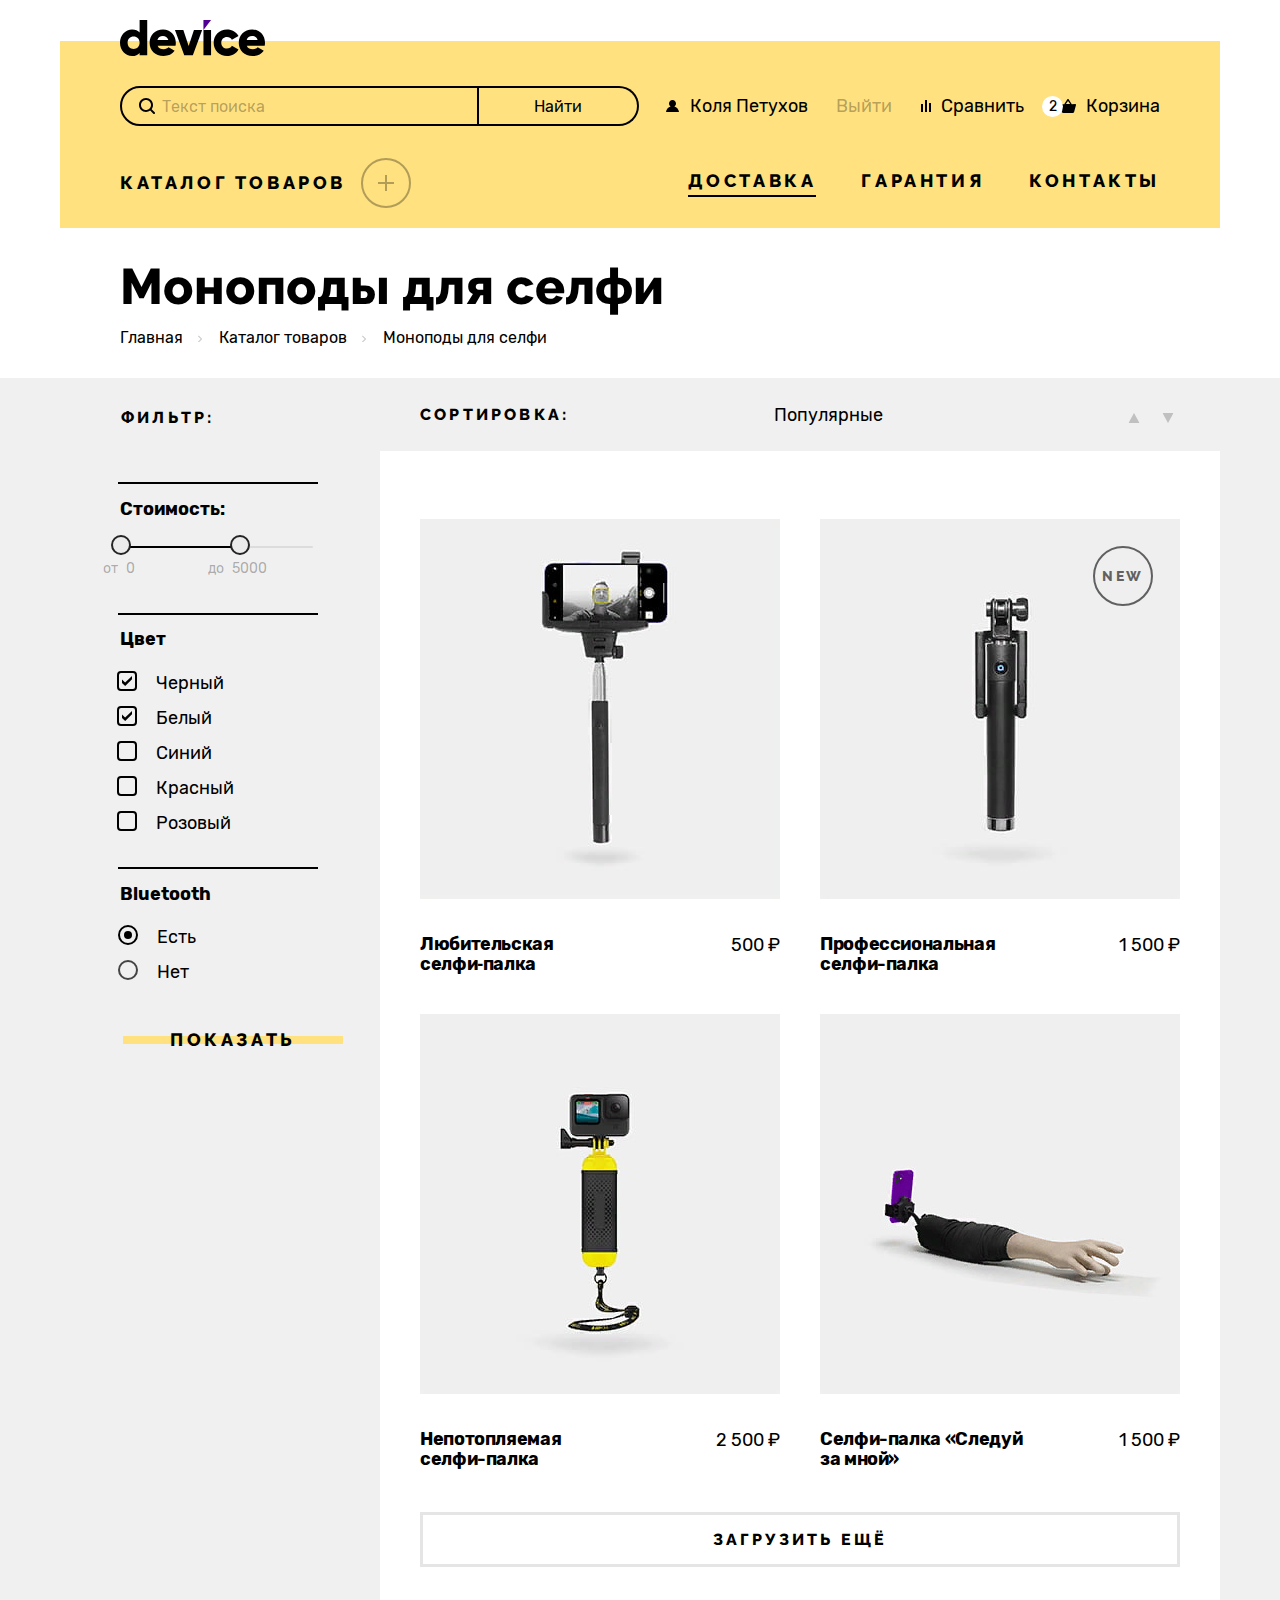
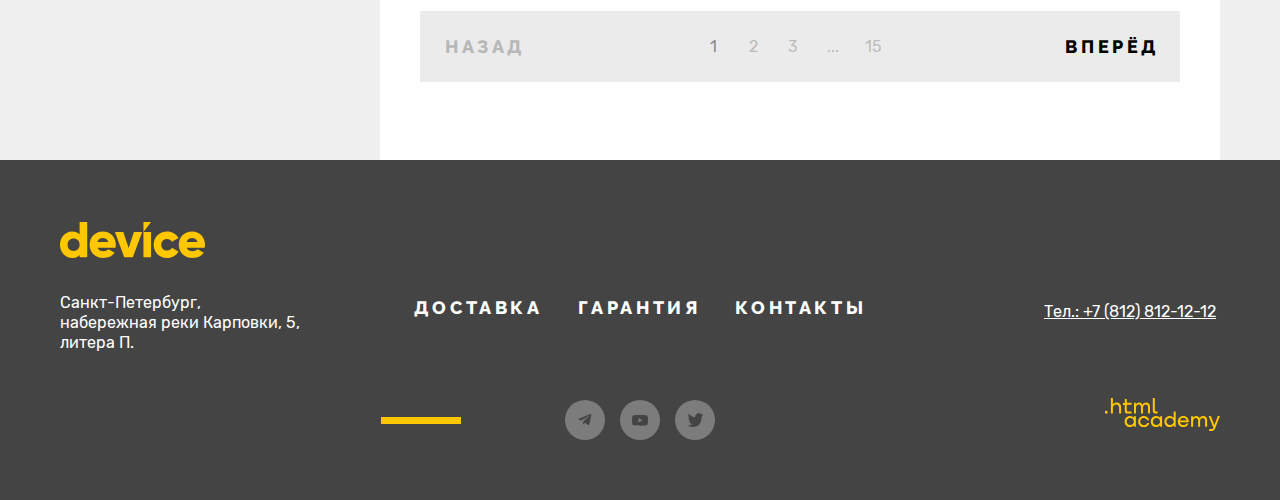
<file: catalog.html>
<!DOCTYPE html>
<html lang="ru">

  <head>
    <meta charset="utf-8">
    <title>Каталог</title>
    <link rel="stylesheet" href="styles/styles.css">

  </head>

  <body>
    <header class="page-header">
      <nav class="navigation">
        <a class="navigation-logo" href="index.html">
          <svg width="145" height="36" role="img"
          aria-label="Логотип" viewBox="0 0 145 36" fill="none" xmlns="http://www.w3.org/2000/svg"><path d="M27.219 0v35.3h-7.606v-2.4c-1.7 1.9-4.102 3.1-7.505 3.1C5.504 36 0 30.2 0 22.7 0 15.2 5.504 9.4 12.108 9.4c3.403 0 5.904 1.2 7.505 3.1V0h7.606Zm-7.606 22.7c0-3.8-2.501-6.2-6.004-6.2-3.502 0-6.004 2.4-6.004 6.2 0 3.8 2.502 6.2 6.004 6.2 3.503-.1 6.004-2.4 6.004-6.2ZM43.73 29.2c2.101 0 3.803-.8 4.803-1.9l6.104 3.5C52.136 34.2 48.433 36 43.63 36c-8.606 0-14.01-5.8-14.01-13.3 0-7.5 5.404-13.3 13.41-13.3 7.404 0 12.808 5.7 12.808 13.3 0 1.1-.1 2.1-.3 3H37.626c1 2.6 3.302 3.5 6.104 3.5Zm4.603-9.1c-.8-2.9-3.102-4-5.404-4-2.902 0-4.803 1.4-5.504 4h10.908ZM82.156 10.1 72.85 35.3h-8.606l-9.306-25.2h8.405l5.304 16 5.304-16h8.205ZM83.458 10.1h7.605v25.2h-7.605V10.1ZM93.665 22.7c0-7.5 5.704-13.3 13.409-13.3 4.904 0 9.207 2.6 11.408 6.5l-6.604 3.8c-.901-1.8-2.702-2.8-4.904-2.8-3.302 0-5.704 2.4-5.704 5.8 0 3.5 2.402 5.8 5.704 5.8 2.202 0 4.103-1.1 4.904-2.8l6.604 3.8c-2.101 3.9-6.404 6.5-11.408 6.5-7.705 0-13.409-5.8-13.409-13.3ZM132.892 29.2c2.101 0 3.803-.8 4.803-1.9l6.104 3.5c-2.501 3.4-6.204 5.2-11.007 5.2-8.606 0-14.01-5.8-14.01-13.3 0-7.5 5.504-13.3 13.409-13.3C139.597 9.4 145 15.1 145 22.7c0 1.1-.1 2.1-.3 3h-17.912c1 2.6 3.302 3.5 6.104 3.5Zm4.703-9.1c-.8-2.9-3.102-4-5.404-4-2.902 0-4.803 1.4-5.503 4h10.907Z" fill="#000"/><path d="M83.458 0v10.1L91.063 0h-7.605Z" fill="#510094"/></svg>
          <span class="visually-hidden">Логотип «Девайс»</span>
        </a>
        <div class="navigation-user">
          <form class="navigation-form" action="#">
            <label class="search-label" for="search">
              <input class="search" type="search" id="search" placeholder="Текст поиска" required>
              <span class="visually-hidden">Поиск</span>
            </label>

            <button class="button-search" type="submit"><span>Найти</span></button>

          </form>
          <section class="authorization-catalog">
            <h2 class="visually-hidden">Авторизация</h2>
            <a class="navigation-link-user user-name" href="#">
              <span>Коля Петухов</span>
            </a>
            <a href="#" class="navigation-link-user exit"><span>Выйти</span></a>
          </section>

          <ul class="navigation-list">
            <li class="navigation-item-user">
              <a href="#" class="navigation-link-user user-1">
                Сравнить</a>
            </li>
            <li class="navigation-item-user">
              <a href="#" class="navigation-link-user user-2">
                Корзина</a>

                <div class="popover">

                  <div class="popover-content">
                    <h2 class="popover-title visually-hidden">Корзина</h2>
                    <ul class="popover-list">
                     <li class="cart-item">
                      <a class="popover-link"  href="#">
                      <img class="popover-img" src="images/product-1.jpg" width="39" height="43" alt="Любительская селфи-палка">
                      <p class="popover-text">Любительская селфи-палка</p>
                      </a>
                      <button class="cart-item-button" type="button">
                        <svg class="popover-svg" role="img"
                        aria-label="удалить товар"  xmlns="http://www.w3.org/2000/svg" width="10" height="10" viewBox="0 0 10 10"><path d="M10 .91 9.09 0 5 4.09.91 0 0 .91 4.09 5 0 9.09l.91.91L5 5.91 9.09 10l.91-.91L5.91 5 10 .91Z"/></svg>
                        <span class="visually-hidden">Удалить из корзины</span>
                      </button>
                     </li>
                     <li class="cart-item">
                      <a class="popover-link"  href="#">
                      <img class="popover-img" src="images/product-2.jpg" width="39" height="43" alt="Профессиональная селфи-палка ">
                      <p class="popover-text">Профессиональная селфи-палка</p>
                      </a>
                      <button class="cart-item-button" type="button">
                        <svg class="popover-svg" role="img"
                        aria-label="удалить товар"  xmlns="http://www.w3.org/2000/svg" width="10" height="10" viewBox="0 0 10 10"><path d="M10 .91 9.09 0 5 4.09.91 0 0 .91 4.09 5 0 9.09l.91.91L5 5.91 9.09 10l.91-.91L5.91 5 10 .91Z"/></svg>
                        <span class="visually-hidden">Удалить из корзины</span>
                      </button>
                     </li>
                    </ul>
                    <div class="popover-div">
                      <p class="popover-div-text">Товаров: 2</p>
                      <p class="cart-item-price">Сумма: 2000 ₽</p>
                     </div>
                      <button class="popover-button" type="button">
                        <span>Открыть корзину</span>
                      </button>

                  </div>

                </div>

            </li>
          </ul>
        </div>

        <div class="navigation-service">
          <div class="subnav">
          <button class="link" type="button">Каталог товаров</button>
          <div class="subnav-content">
            <ul class="subnav-list">
              <li><a class="subnav-link current" href="#">Виртуальная реальность</a></li>
              <li><a class="subnav-link" href="catalog.html">Моноподы для селфи</a></li>
              <li><a class="subnav-link" href="#">Экшн-камеры</a></li>
            </ul>
            <ul class="subnav-list">
              <li><a class="subnav-link" href="#">Фитнес-браслеты</a></li>
              <li><a class="subnav-link" href="#">Умные часы</a></li>
            </ul>
            <ul class="subnav-list">
              <li><a class="subnav-link" href="#">Квадрокоптер</a></li>
            </ul>

          </div>
        </div>


          <ul class="navigation-list-service">
            <li class="navigation-item">
              <a href="#" class="navigation-link current">Доставка</a>
            </li>
            <li class="navigation-item">
              <a href="#" class="navigation-link">Гарантия</a>
            </li>
            <li class="navigation-item">
              <a href="#" class="navigation-link">Контакты</a>
            </li>
          </ul>
        </div>
      </nav>
    </header>

    <main class="main-container">
      <section class="inner-header container">
        <h1 class="inner-header-title">Моноподы для селфи</h1>
        <ul class="breadcrumbs">
          <li class="breadcrumbs-item">
            <a class="breadcrumbs-link" href="index.html">Главная
            </a>
          </li>
          <li class="breadcrumbs-item">
            <a class="breadcrumbs-link" href="#">Каталог товаров</a>

          </li>
          <li class="breadcrumbs-item">
            <a class="breadcrumbs-link" href="#">Моноподы для селфи</a>
          </li>
        </ul>
      </section>
      <section class="catalog-container">
        <div class="catalog-inner container">
          <h2 class="visually-hidden">Каталог товаров</h2>
          <section class="filter-catalog">
            <h2 class="visually-hidden" hidden>Список товаров с фильтрами</h2>
            <form class="catalog-filter" action="https://echo.htmlacademy.ru/" method="get">
              <h3 class="filter-title">Фильтр:</h3>
              <fieldset class="catalog-filter-group">
                <legend class="catalog-filter-title">Стоимость:</legend>

                <div class="range">
                  <div class="range-scale">
                    <div class="range-bar" style="left: 2px; width: 119px">
                      <button class="range-toggle toggle-min" type="button">
                        <span class="visually-hidden">Изменить минимальную цену.</span>
                      </button>
                      <button class="range-toggle toggle-max" type="button">
                        <span class="visually-hidden">Изменить максимальную цену.</span>
                      </button>
                    </div>
                  </div>

                  <div class="range-wrapper-inputs">
                    <label class="catalog-filter-label">
                      от <input class="range-input" type="number" value="0" name="min-price" placeholder="0">
                    </label>
                    <label class="catalog-filter-label">
                      до <input class="range-input" type="number" value="5000" name="max-price" placeholder="5000">
                    </label>
                  </div>
                </div>
              </fieldset>

              <fieldset class="catalog-filter-group">
                <legend class="catalog-filter-title">Цвет</legend>
                <ul class="catalog-filter-list">
                  <li class="catalog-filter-item">
                    <label class="control">
                      <input class="control-input" type="checkbox" name="bed-head-for-men" checked>

                      Черный
                    </label>
                  </li>
                  <li class="catalog-filter-item">
                    <label class="control">
                      <input class="control-input" type="checkbox" name="homme-deep-cleansing-cool" checked>

                      Белый
                    </label>
                  </li>
                  <li class="catalog-filter-item">
                    <label class="control">
                      <input class="control-input" type="checkbox" name="so-intense">

                      Синий
                    </label>
                  </li>
                  <li class="catalog-filter-item">
                    <label class="control">
                      <input class="control-input" type="checkbox" name="sprekenhus">

                      Красный
                    </label>
                  </li>
                  <li class="catalog-filter-item">
                    <label class="control">
                      <input class="control-input" type="checkbox" name="firm-storе">

                      Розовый
                    </label>
                  </li>
                </ul>
              </fieldset>

              <fieldset class="catalog-filter-group">
                <legend class="catalog-filter-title">Bluetooth</legend>
                <ul class="catalog-filter-list">

                  <li class="catalog-filter-item">
                    <label class="control">
                      <input class="control-input-radio" type="radio" name="product-group" value="care-products"
                        checked>

                      Есть
                    </label>
                  </li>
                  <li class="catalog-filter-item">
                    <label class="control">
                      <input class="control-input-radio" type="radio" name="product-group" value="care-products">

                      Нет
                    </label>
                  </li>
                </ul>
              </fieldset>

              <button class="button-catalog-filter" type="submit">Показать</button>
            </form>
          </section>
          <section class="products-catalog">
            <div class="select">
              <p class="select-text">Сортировка:</p>
              <select class="select-control" aria-label="Сортировка">
                <option value="popular">Популярные</option>
                <option value="cheap">Дешёвые</option>
                <option value="expensive">Дорогие</option>
              </select>
              <div class="icons-catalog">
                <button class="button-icons-catalog iconka-1" type="button">

                  <span class="visually-hidden">Иконка сортировки</span>
                </button>

                <button class="button-icons-catalog iconka-2" type="button">

                  <span class="visually-hidden">Иконка сортировки</span>
                </button>
              </div>

            </div>

            <ul class="product-list">

              <li class="product-card">
                <a class="product-card-link" href="product.html">
                  <div class="div-product-card">
                    <img class="product-card-image" src="images/product-1.jpg" width="360" height="380" alt="Любительская
                    селфи-палка">
                    <span class="product-card-detail">Подробнее</span>
                  </div>
                  <h3 class="product-card-title">Любительская
                    селфи&#8209;палка</h3>
                  <p class="product-card-price">500 ₽</p>
                </a>
              </li>

              <li class="product-card">
                <a class="product-card-link" href="product.html">
                  <p class="visually-hidden product-new">Новинка</p>
                  <div class="div-product-card">
                    <img class="product-card-image" src="images/product-2.jpg" width="360" height="380" alt="Профессиональная селфи-палка">
                    <span class="product-card-detail">Подробнее</span>
                  </div>
                  <h3 class="product-card-title">Профессиональная селфи-палка</h3>
                  <p class="product-card-price">1 500 ₽</p>
                </a>
              </li>

              <li class="product-card">
                <a class="product-card-link" href="product.html">
                  <div class="div-product-card">
                    <img class="product-card-image" src="images/product-3.jpg" width="360" height="380" alt="Непотопляемая
                    селфи-палка">
                    <span class="product-card-detail">Подробнее</span>
                  </div>
                  <h3 class="product-card-title">Непотопляемая
                    селфи-палка</h3>
                  <p class="product-card-price">2 500 ₽</p>
                </a>
              </li>

              <li class="product-card">
                <a class="product-card-link" href="product.html">
                  <div class="div-product-card">
                    <img class="product-card-image" src="images/product-4.jpg" width="360" height="380" alt="Селфи-палка «Следуй за мной»">
                    <span class="product-card-detail">Подробнее</span>
                  </div>
                  <h3 class="product-card-title">Селфи-палка «Следуй за мной»</h3>
                  <p class="product-card-price">1 500 ₽</p>
                </a>
              </li>
            </ul>

            <button class="button-catalog" type="button">Загрузить ещё</button>

            <section class="pagination">

              <h3 class="visually-hidden">Пагинация</h3>
              <a class="pagination-button pagination-disabled" href="#">
                Назад
              </a>
              <ul class="pagination-list">
                <li class="pagination-item">
                  <a class="pagination-link pagination-current" href="#">1</a>
                </li>
                <li class="pagination-item">
                  <a class="pagination-link" href="#">2</a>
                </li>
                <li class="pagination-item">
                  <a class="pagination-link" href="#">3</a>
                </li>
                <li class="pagination-item">
                  <a class="pagination-link" href="#">...</a>
                </li>
                <li class="pagination-item">
                  <a class="pagination-link" href="#">15</a>
                </li>
              </ul>
              <a class="pagination-button" href="#">
                Вперёд
              </a>
            </section>
          </section>
        </div>
      </section>
    </main>

    <footer class="page-footer">
      <div class="footer-inner container">
    <a class="logo-footer-link" href="#">
      <svg width="145" height="36" viewBox="0 0 145 36" role="img" aria-label="true" xmlns="http://www.w3.org/2000/svg"><path d="M27.219 0v35.3h-7.606v-2.4c-1.7 1.9-4.102 3.1-7.505 3.1C5.504 36 0 30.2 0 22.7 0 15.2 5.504 9.4 12.108 9.4c3.403 0 5.904 1.2 7.505 3.1V0h7.606Zm-7.606 22.7c0-3.8-2.501-6.2-6.004-6.2-3.502 0-6.004 2.4-6.004 6.2 0 3.8 2.502 6.2 6.004 6.2 3.503-.1 6.004-2.4 6.004-6.2ZM43.73 29.2c2.102 0 3.803-.8 4.803-1.9l6.105 3.5C52.136 34.2 48.433 36 43.63 36c-8.606 0-14.01-5.8-14.01-13.3 0-7.5 5.404-13.3 13.41-13.3 7.405 0 12.809 5.7 12.809 13.3 0 1.1-.1 2.1-.3 3H37.625c1 2.6 3.302 3.5 6.104 3.5Zm4.603-9.1c-.8-2.9-3.102-4-5.403-4-2.902 0-4.804 1.4-5.504 4h10.907ZM82.156 10.1 72.85 35.3h-8.606l-9.306-25.2h8.405l5.304 16 5.304-16h8.205ZM83.457 10.1h7.606v25.2h-7.606V10.1ZM93.665 22.7c0-7.5 5.703-13.3 13.409-13.3 4.903 0 9.206 2.6 11.408 6.5l-6.605 3.8c-.901-1.8-2.702-2.8-4.903-2.8-3.303 0-5.704 2.4-5.704 5.8 0 3.5 2.401 5.8 5.704 5.8 2.201 0 4.103-1.1 4.903-2.8l6.605 3.8c-2.102 3.9-6.405 6.5-11.408 6.5-7.706 0-13.41-5.8-13.41-13.3ZM132.892 29.2c2.101 0 3.802-.8 4.803-1.9l6.104 3.5c-2.502 3.4-6.204 5.2-11.007 5.2-8.606 0-14.01-5.8-14.01-13.3 0-7.5 5.504-13.3 13.409-13.3C139.596 9.4 145 15.1 145 22.7c0 1.1-.1 2.1-.3 3h-17.913c1.001 2.6 3.303 3.5 6.105 3.5Zm4.703-9.1c-.801-2.9-3.102-4-5.404-4-2.902 0-4.803 1.4-5.504 4h10.908ZM83.457 0v10.1L91.063 0h-7.606Z"/></svg>
      <span class="visually-hidden">Логотип «Девайс»</span>
    </a>
    <address class="contacts-address">
      <p class="contacts-address-text">Санкт-Петербург, набережная реки Карповки, 5, литера П.</p>
    </address>
    <ul class="footer-list">
      <li class="footer-list-item"><a class="button-footer" href="#">Доставка</a></li>
      <li class="footer-list-item"><a class="button-footer" href="#">Гарантия</a></li>
      <li class="footer-list-item"><a class="button-footer" href="#">Контакты</a></li>
    </ul>
    <a class="footer-contacts-address-phone" href="tel:+78121212">Тел.: +7 (812) 812-12-12</a>
    <ul class="social-list">
      <li class="social-item">
        <a class="social-link telegramm" href="https://t.me/htmlacademy">
          <span class="visually-hidden">Телеграмм</span>
        </a>
      </li>
      <li class="social-item">
        <a class="social-link youtube" href="https://www.youtube.com/user/htmlacademyru">
          <span class="visually-hidden">Ютуб</span>
        </a>
      </li>
      <li class="social-item">
        <a class="social-link twitter footer-social-link" href="https://twitter.com/htmlacademy_ru">
          <span class="visually-hidden">Твиттер</span>
        </a>
      </li>
    </ul>
    <a class="htmlacademy-link" href="https://htmlacademy.ru/">
      <svg width="115" height="33" role="img"
      aria-label="Логотип" viewBox="0 0 115 33" xmlns="http://www.w3.org/2000/svg">
        <path d="M0 12.9V15.5H2.5V12.9H0Z"/>
        <path d="M11.6 4.5C10 4.5 8.8 5.2 8 6.2H7.9V0H5.9V15.5H7.9V10.2C7.9 8.1 9.2 6.6 11.2 6.6C13 6.6 14.1 8 14.1 9.8V15.5H16.1V9.4C16.2 6.4 14.3 4.5 11.6 4.5Z"/>
        <path d="M26.6 4.8H21.8V1.1H19.8V4.9H17.9V6.9H19.8V12.9C19.8 14.6 20.8 15.6 22.5 15.6H26.6V13.6H22.9C22.2 13.6 21.8 13.2 21.8 12.5V6.8H26.6V4.8Z"/>
        <path d="M41.1 4.6C39.5 4.6 38.2 5.4 37.6 6.7H37.5C36.9 5.5 35.7 4.6 34.1 4.6C32.7 4.6 31.6 5.4 31 6.4H30.9V4.8H29V15.4H31V10C31 8 32 6.5 33.6 6.5C35.1 6.5 36 7.5 36 9.1V15.4H38V9.8C38 7.4 39.4 6.5 40.6 6.5C42.1 6.5 43 7.5 43 9.1V15.4H45V8.9C45.1 6.4 43.6 4.6 41.1 4.6Z"/>
        <path d="M47.8 12.7C47.8 14.4 48.8 15.4 50.6 15.4H52.6V13.4H50.9C50.2 13.4 49.8 13 49.8 12.3V0H47.8V12.7Z"/>
        <path d="M28.9 19.7C28 18.6 26.7 17.9 25 17.9C21.9 17.9 19.6 20.2 19.6 23.5C19.6 26.8 21.9 29.1 25 29.1C26.8 29.1 28 28.3 28.8 27.2H28.9V28.8H30.9V18.2H28.9V19.7ZM25.3 27.1C23.1 27.1 21.7 25.5 21.7 23.5C21.7 21.5 23.1 19.9 25.3 19.9C27.5 19.9 28.9 21.5 28.9 23.5C28.9 25.4 27.5 27.1 25.3 27.1Z"/>
        <path d="M44.2 22C43.7 19.6 41.6 17.9 38.8 17.9C35.4 17.9 33.2 20.4 33.2 23.5C33.2 26.6 35.4 29.1 38.8 29.1C41.6 29.1 43.7 27.3 44.2 24.9H42.1C41.7 26.2 40.4 27.2 38.8 27.2C36.6 27.2 35.2 25.6 35.2 23.6C35.2 21.6 36.6 20 38.8 20C40.4 20 41.6 21 42.1 22.2H44.2V22Z"/>
        <path d="M55.1 19.7C54.2 18.6 52.9 17.9 51.2 17.9C48.1 17.9 45.8 20.2 45.8 23.5C45.8 26.8 48.1 29.1 51.2 29.1C53 29.1 54.2 28.3 55 27.2H55.1V28.8H57.1V18.2H55.1V19.7ZM51.5 27.1C49.3 27.1 47.9 25.5 47.9 23.5C47.9 21.5 49.3 19.9 51.5 19.9C53.7 19.9 55.1 21.5 55.1 23.5C55.1 25.4 53.6 27.1 51.5 27.1Z"/>
        <path d="M68.7 19.8C67.8 18.7 66.5 17.9 64.8 17.9C61.7 17.9 59.4 20.2 59.4 23.5C59.4 26.8 61.6 29.1 64.8 29.1C66.5 29.1 67.8 28.3 68.6 27.3H68.7V28.8H70.7V13.4H68.7V19.8ZM65.1 27.1C62.9 27.1 61.5 25.5 61.5 23.5C61.5 21.5 62.9 19.9 65.1 19.9C67.3 19.9 68.7 21.5 68.7 23.5C68.6 25.5 67.2 27.1 65.1 27.1Z"/>
        <path d="M78.3 17.9C75 17.9 72.8 20.4 72.8 23.5C72.8 26.5 74.9 29.1 78.3 29.1C80.8 29.1 82.8 27.8 83.5 25.5H81.4C80.9 26.5 79.8 27.1 78.4 27.1C76.5 27.1 75.1 25.8 75 24.2H83.8C84 20.6 81.8 17.9 78.3 17.9ZM78.3 19.8C80 19.8 81.3 20.8 81.6 22.4H75.1C75.4 20.9 76.6 19.8 78.3 19.8Z"/>
        <path d="M98.2 17.9C96.6 17.9 95.3 18.7 94.6 19.9H94.5C93.9 18.7 92.7 17.9 91.1 17.9C89.7 17.9 88.6 18.6 88 19.7V18.2H86.1V28.8H88.1V23.4C88.1 21.4 89.1 20 90.7 19.9C92.2 19.9 93.1 20.9 93.1 22.5V28.8H95.1V23.2C95.1 20.8 96.5 19.9 97.7 19.9C99.2 19.9 100.1 20.9 100.1 22.5V28.8H102.1V22.3C102.2 19.7 100.7 17.9 98.2 17.9Z"/>
        <path d="M109.4 27L105.8 18.1H103.6L108.4 29.7C108.1 30.6 107.7 30.9 106.7 30.9H104.2V32.9H106.7C108.5 32.9 109.5 32.1 110.2 30.3L114.9 18.1H112.8L109.4 27Z"/>
        </svg>
      <span class="visually-hidden">.html academy</span>
    </a>
    </div>
    </footer>
  </body>

</html>
</file>
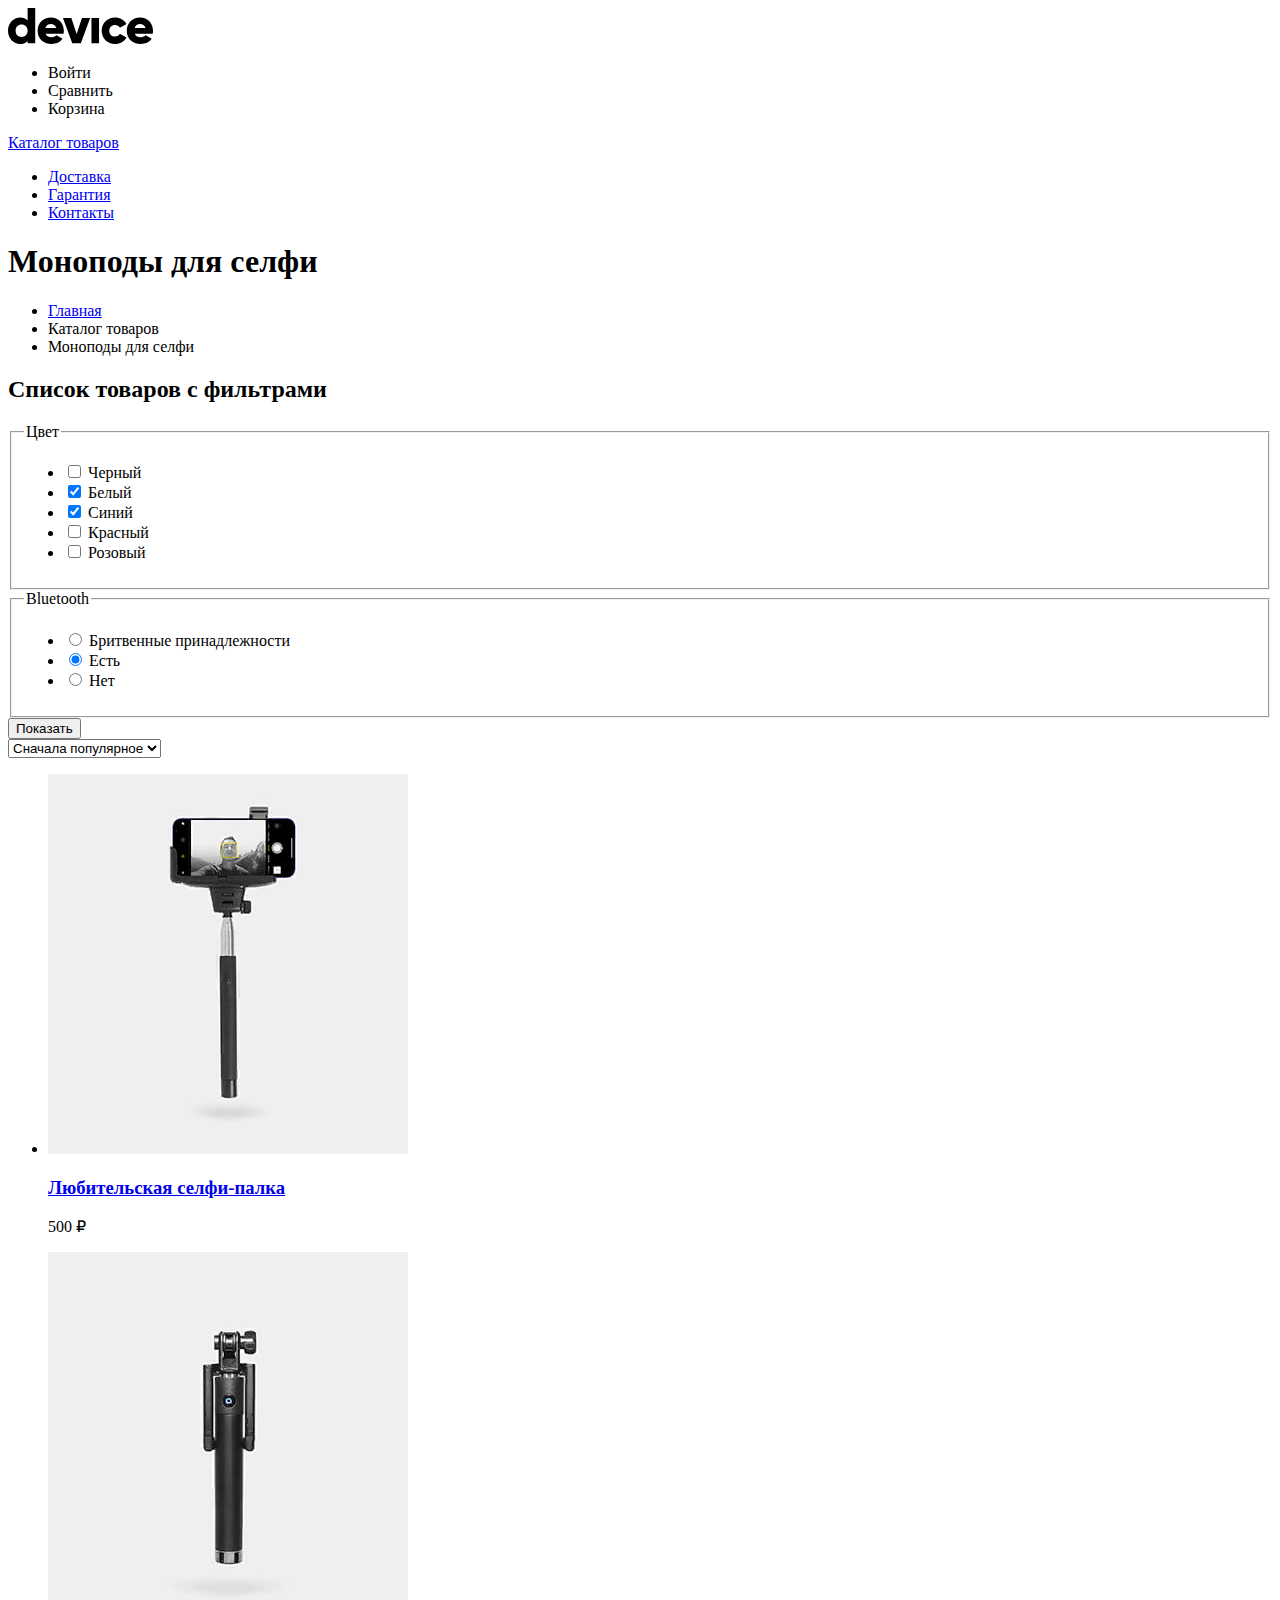
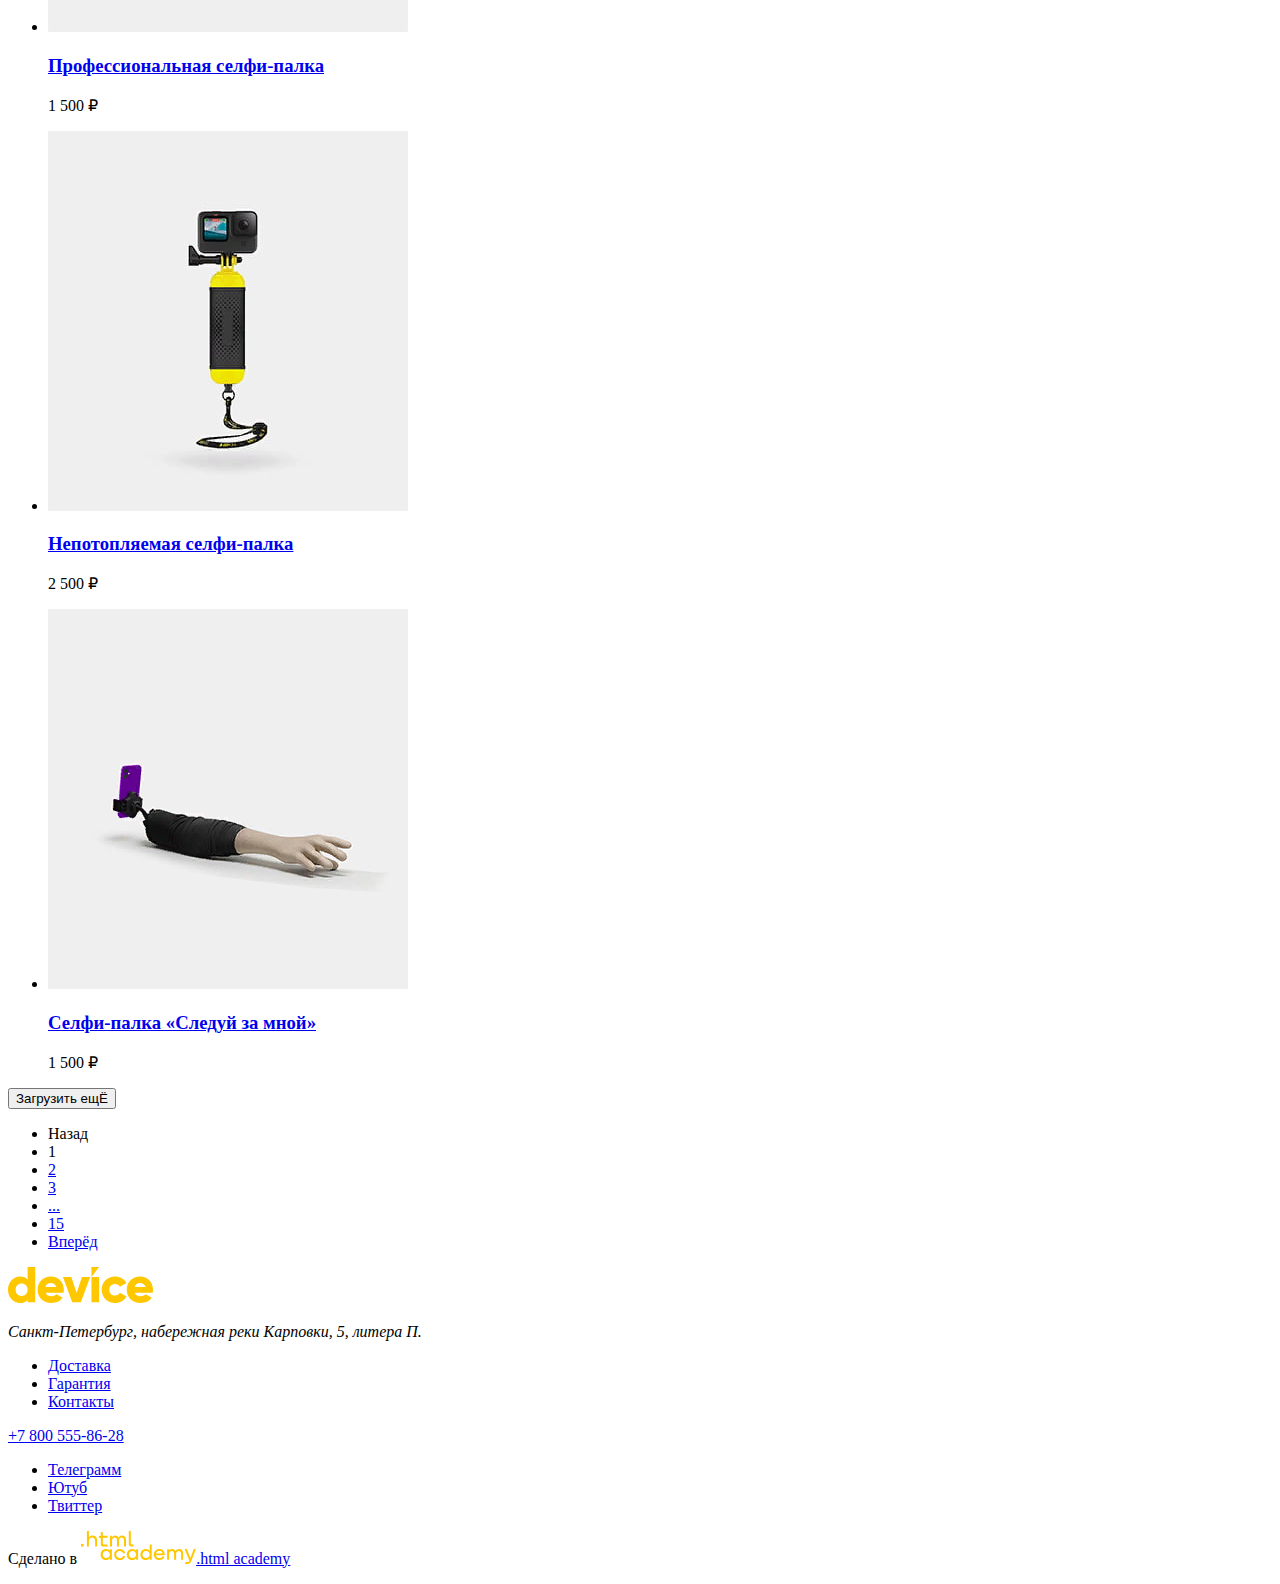
<file: 2/catalog.html>
<!DOCTYPE html>
<html lang="ru">
  <head>
    <meta charset="utf-8">
    <title>Каталог</title>
    <base href="https://htmlacademy-htmlcss.github.io/2344959-device-1/2/">
</head>
  <body>
    <header class="page-header">

      <a href="index.html"><img class="logo" src="images/logo-black.svg" alt="Логотип интернет-магазина девайсов."></a>

      <ul class="navigation-list navigation-user">
       <li class="navigation-item">
          <a class="navigation-link">Войти</a>
       </li>
        <li class="navigation-item">
          <a class="navigation-link">Сравнить</a>
        </li>
        <li class="navigation-item">
          <a class="navigation-link">Корзина</a>
        </li>
      </ul>

      <nav class="navigation">

      <a href="catalog.html">Каталог товаров</a>
        <ul class="navigation-list">
          <li class="navigation-item">
            <a class="navigation-link button" href="#">Доставка</a>
          </li>
          <li class="navigation-item">
            <a class="navigation-link button" href="#">Гарантия</a>
          </li>
           <li class="navigation-item">
            <a class="navigation-link button" href="#">Контакты</a>
          </li>
        </ul>
      </nav>
    </header>
<main>
  <div class="inner-header">
    <h1 class="inner-header-title">Моноподы для селфи</h1>
    <ul class="breadcrumbs">
      <li class="breadcrumbs-item">
        <a class="breadcrumbs-link" href="index.html">Главная</a>
      </li>
      <li class="breadcrumbs-item">
        <a class="breadcrumbs-link">Каталог товаров</a>
      </li>
      <li class="breadcrumbs-item">
        <a class="breadcrumbs-link">Моноподы для селфи</a>
      </li>
    </ul>
  </div>
  <section class="catalog-products">
    <h2 class="visually-hidden">Список товаров с фильтрами</h2>
    <form class="catalog-filter" action="https://echo.htmlacademy.ru/" method="get">
      <fieldset class="catalog-filter-group">
        <legend class="catalog-filter-title">Цвет</legend>
        <ul class="catalog-filter-list">
          <li class="catalog-filter-item">
            <label class="control">
              <input class="control-input" type="checkbox" name="bed-head-for-men">

              Черный
            </label>
          </li>
          <li class="catalog-filter-item">
            <label class="control">
              <input class="control-input" type="checkbox" name="homme-deep-cleansing-cool" checked>

              Белый
            </label>
          </li>
          <li class="catalog-filter-item">
            <label class="control">
              <input class="control-input" type="checkbox" name="so-intense" checked>

              Синий
            </label>
          </li>
          <li class="catalog-filter-item">
            <label class="control">
              <input class="control-input" type="checkbox" name="sprekenhus">

              Красный
            </label>
          </li>
          <li class="catalog-filter-item">
            <label class="control">
              <input class="control-input" type="checkbox" name="firm-storе">

              Розовый
            </label>
          </li>

        </ul>
      </fieldset>

      <fieldset class="catalog-filter-group">
        <legend class="catalog-filter-title">Bluetooth</legend>
        <ul class="catalog-filter-list">
          <li class="catalog-filter-item">
            <label class="control">
              <input class="control-input" type="radio" name="product-group" value="shaving-supplies">

          Бритвенные принадлежности
            </label>
          </li>
          <li class="catalog-filter-item">
            <label class="control">
              <input class="control-input" type="radio" name="product-group" value="care-products" checked>

              Есть
            </label>
          </li>
          <li class="catalog-filter-item">
            <label class="control">
              <input class="control-input" type="radio" name="product-group" value="accessories">

              Нет
            </label>
          </li>
        </ul>
      </fieldset>

      <button class="button" type="submit">Показать</button>
    </form>
  </section>
  <section class="products">
    <select class="select-control" aria-label="Сортировка">
      <option value="popular">Сначала популярное</option>
      <option value="cheap">Сначала дешёвое</option>
      <option value="expensive">Сначала дорогое</option>
    </select>

    <ul class="product-list">
      <li class="product-card">
        <a class="product-card-link" href="#">
          <img class="product-card-image" src="images/product-1.jpg" alt="">
          <h3 class="product-card-title">Любительская
            селфи-палка</h3>
        </a>
        <p class="product-card-price">500 ₽</p>
      </li>
      <li class="product-card">
        <a class="product-card-link" href="product.html">
          <img class="product-card-image" src="images/product-2.jpg" alt="">
          <h3 class="product-card-title">Профессиональная селфи-палка </h3>
        </a>
        <p class="product-card-price">1 500 ₽</p>
      </li>
      <li class="product-card">
        <a class="product-card-link" href="product.html">
          <img class="product-card-image" src="images/product-3.jpg" alt="">
          <h3 class="product-card-title">Непотопляемая
            селфи-палка</h3>
        </a>
        <p class="product-card-price">2 500 ₽</p>
      </li>
      <li class="product-card">
        <a class="product-card-link" href="product.html">
          <img class="product-card-image" src="images/product-4.jpg" alt="">
          <h3 class="product-card-title">Селфи-палка «Следуй за мной»</h3>
        </a>
        <p class="product-card-price">1 500 ₽</p>
      </li>
      </ul>

      <button class="button pagination-show-more" type="button">Загрузить ещЁ</button>
      <ul class="pagination">
        <li class="pagination-item">
          <a class="pagination-link pagination-disabled">
            Назад
          </a>
        </li>
        <li class="pagination-item">
          <a class="pagination-link pagination-current">1</a>
        </li>
        <li class="pagination-item">
          <a class="pagination-link" href="#">2</a>
        </li>
        <li class="pagination-item">
          <a class="pagination-link" href="#">3</a>
        </li>
        <li class="pagination-item">
          <a class="pagination-link" href="#">...</a>
        </li>
        <li class="pagination-item">
          <a class="pagination-link" href="#">15</a>
        </li>
        <li class="pagination-item">
          <a class="pagination-link pagination-next" href="#">
            Вперёд
          </a>
        </li>
      </ul>
    </section>
</main>

<footer class="page-footer">
  <a href="#"><img class="logo" src="images/logo-yellow.svg" alt="Логотип интернет-магазина девайсов»."></a>
  <address class="contacts-address">
    <p class="contacts-address-text">Санкт-Петербург, набережная реки Карповки, 5, литера П.</p>
  </address>
  <ul>
    <li><a class="button" href="#">Доставка</a></li>
    <li><a class="button" href="#">Гарантия</a></li>
    <li><a class="button" href="#">Контакты</a></li>
  </ul>
  <a class="footer-contacts-address-phone" href="tel:+78005558628">+7 800 555-86-28</a>
  <ul class="">
    <li class="">
      <a class="button" href="#">
        <span class="visually-hidden">Телеграмм</span>
      </a>
    </li>
    <li class="">
      <a class="button" href="#">
        <span class="visually-hidden">Ютуб</span>
      </a>
    </li>
    <li class="">
      <a class="button" href="#">
        <span class="visually-hidden">Твиттер</span>
      </a>
    </li>
  </ul>
  <p class="about-text">Сделано в <a class="htmlacademy-link" href="https://htmlacademy.ru/"><img class="" src="images/HTML-academy.svg" alt="Логотип htmlacademy">.html academy</a></p>
  </footer>
  </body>
</html>
</file>
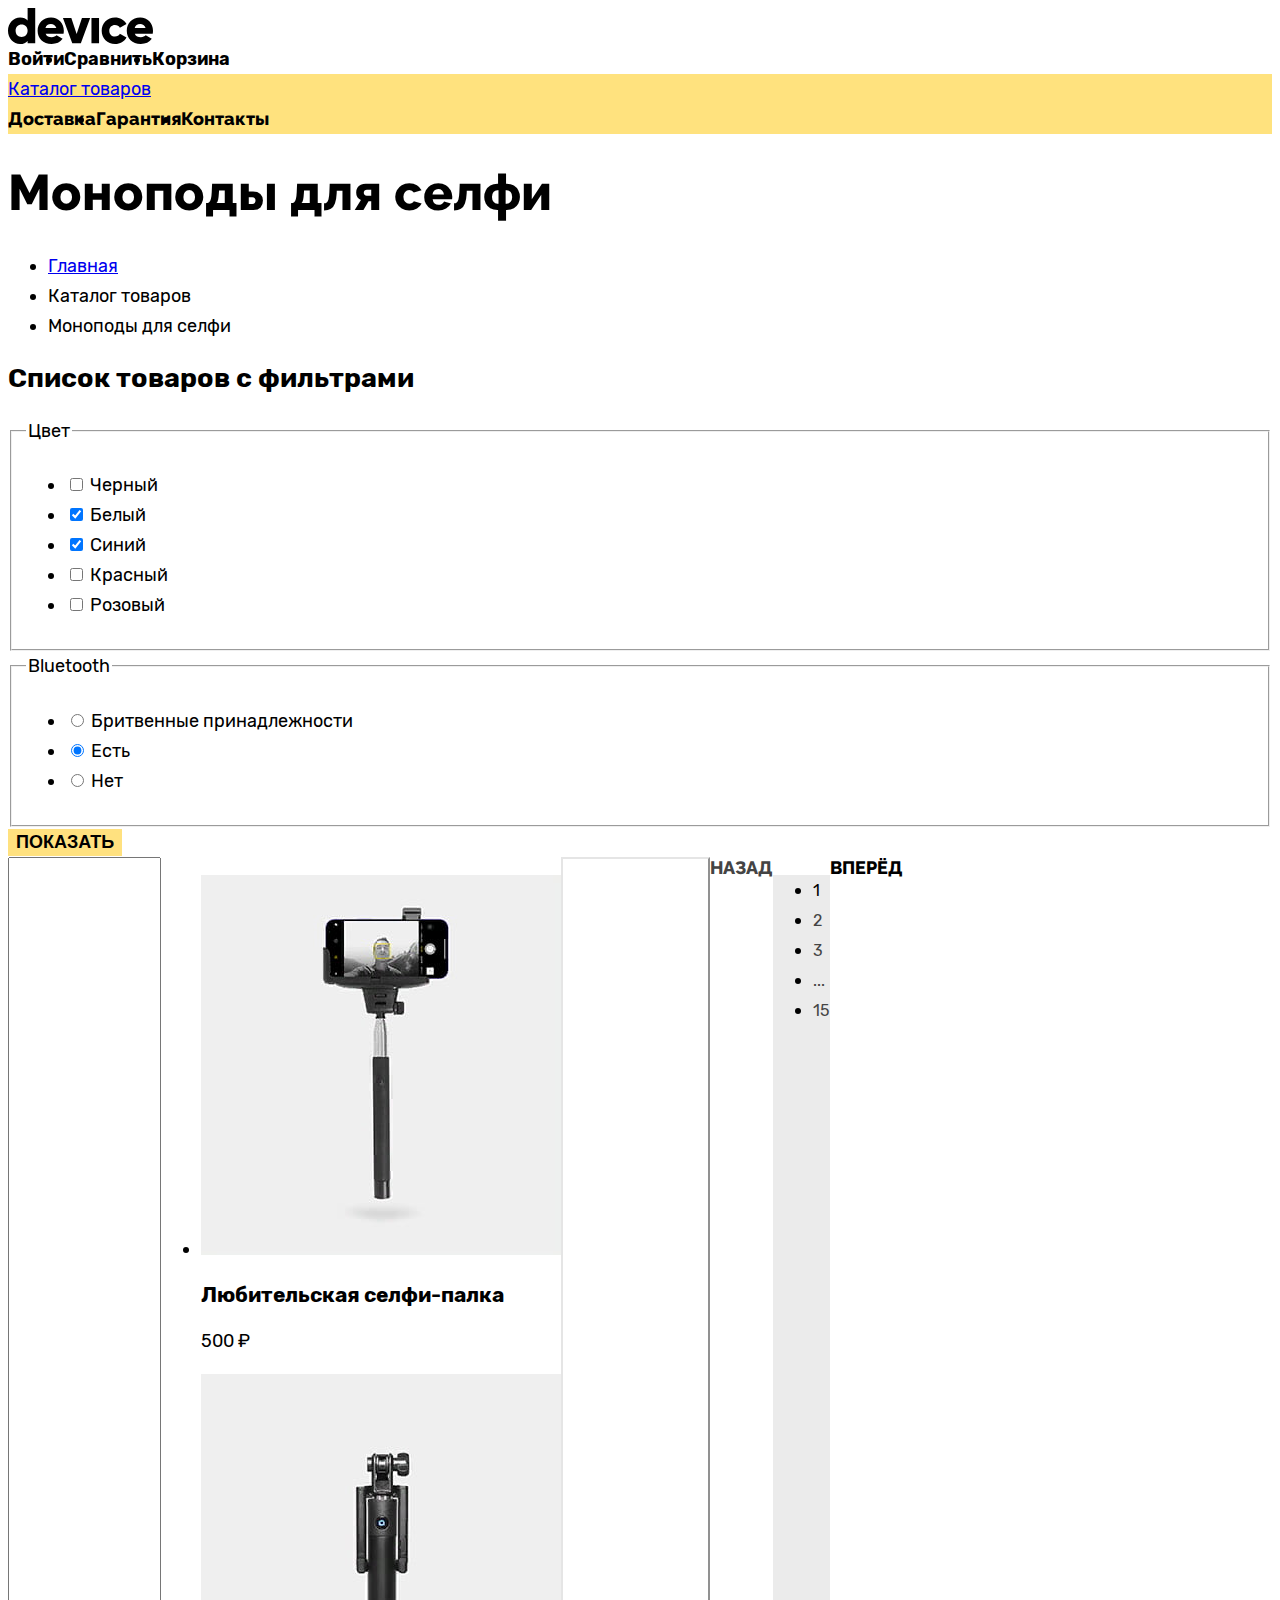
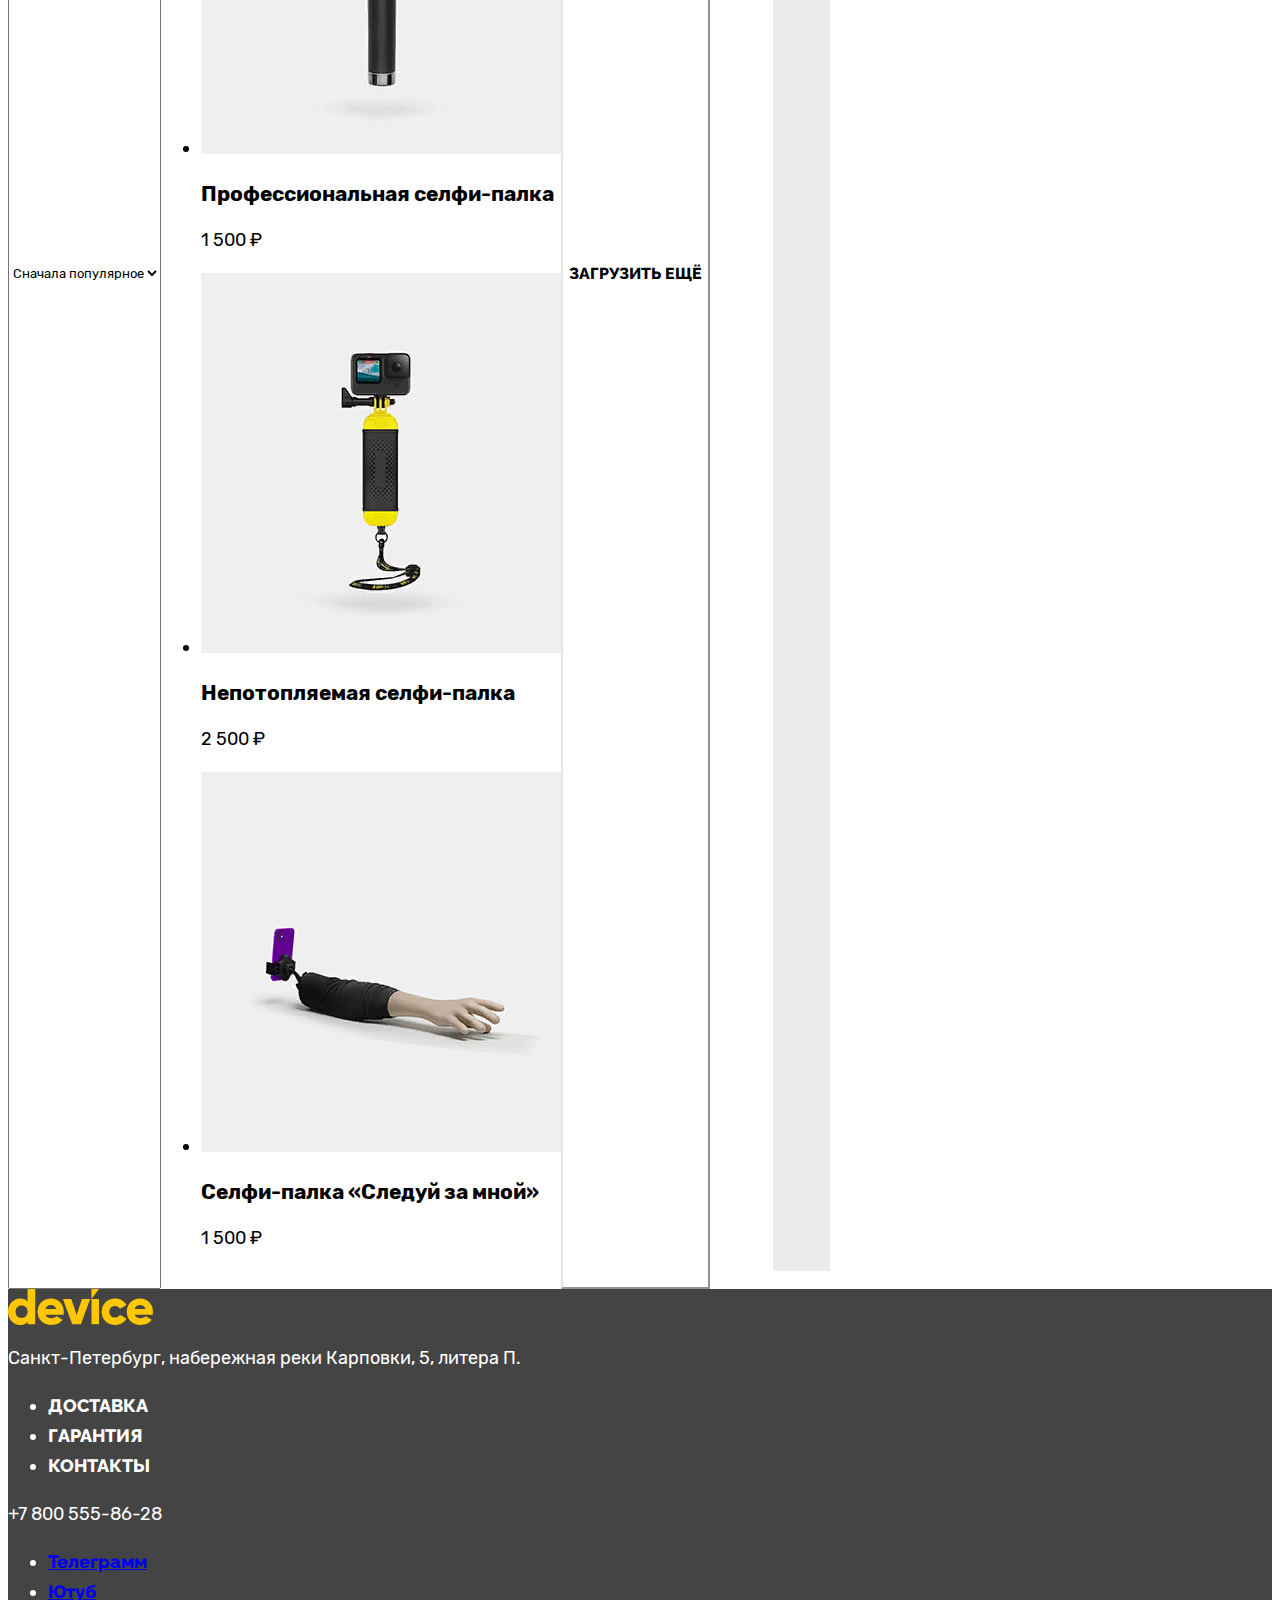
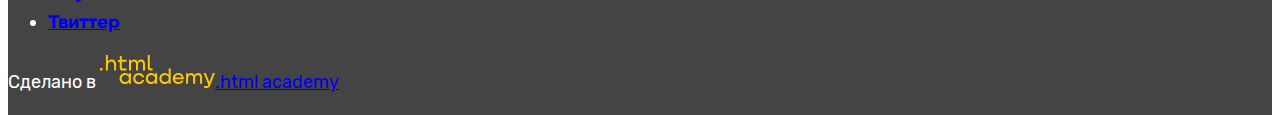
<file: 3/catalog.html>
<!DOCTYPE html>
<html lang="ru">
  <head>
    <meta charset="utf-8">
    <title>Каталог</title>
    <link rel="stylesheet" href="styles/styles.css">
    <base href="https://htmlacademy-htmlcss.github.io/2344959-device-1/3/">
</head>
  <body>
    <header class="page-header">

      <a href="index.html"><img class="logo" src="images/logo-black.svg" alt="Логотип интернет-магазина девайсов."></a>

      <ul class="navigation-list navigation-user">
       <li class="navigation-item">
          <a class="navigation-link">Войти</a>
       </li>
        <li class="navigation-item">
          <a class="navigation-link">Сравнить</a>
        </li>
        <li class="navigation-item">
          <a class="navigation-link">Корзина</a>
        </li>
      </ul>

      <nav class="navigation">

      <a href="catalog.html">Каталог товаров</a>
        <ul class="navigation-list">
          <li class="navigation-item">
            <a class="navigation-link button" href="#">Доставка</a>
          </li>
          <li class="navigation-item">
            <a class="navigation-link button" href="#">Гарантия</a>
          </li>
           <li class="navigation-item">
            <a class="navigation-link button" href="#">Контакты</a>
          </li>
        </ul>
      </nav>
    </header>
<main>
  <div class="inner-header">
    <h1 class="inner-header-title title">Моноподы для селфи</h1>
    <ul class="breadcrumbs">
      <li class="breadcrumbs-item">
        <a class="breadcrumbs-link" href="index.html">Главная</a>
      </li>
      <li class="breadcrumbs-item">
        <a class="breadcrumbs-link">Каталог товаров</a>
      </li>
      <li class="breadcrumbs-item">
        <a class="breadcrumbs-link">Моноподы для селфи</a>
      </li>
    </ul>
  </div>
  <section class="catalog-products">
    <h2 class="visually-hidden">Список товаров с фильтрами</h2>
    <form class="catalog-filter" action="https://echo.htmlacademy.ru/" method="get">
      <fieldset class="catalog-filter-group">
        <legend class="catalog-filter-title">Цвет</legend>
        <ul class="catalog-filter-list">
          <li class="catalog-filter-item">
            <label class="control">
              <input class="control-input" type="checkbox" name="bed-head-for-men">

              Черный
            </label>
          </li>
          <li class="catalog-filter-item">
            <label class="control">
              <input class="control-input" type="checkbox" name="homme-deep-cleansing-cool" checked>

              Белый
            </label>
          </li>
          <li class="catalog-filter-item">
            <label class="control">
              <input class="control-input" type="checkbox" name="so-intense" checked>

              Синий
            </label>
          </li>
          <li class="catalog-filter-item">
            <label class="control">
              <input class="control-input" type="checkbox" name="sprekenhus">

              Красный
            </label>
          </li>
          <li class="catalog-filter-item">
            <label class="control">
              <input class="control-input" type="checkbox" name="firm-storе">

              Розовый
            </label>
          </li>

        </ul>
      </fieldset>

      <fieldset class="catalog-filter-group">
        <legend class="catalog-filter-title">Bluetooth</legend>
        <ul class="catalog-filter-list">
          <li class="catalog-filter-item">
            <label class="control">
              <input class="control-input" type="radio" name="product-group" value="shaving-supplies">

          Бритвенные принадлежности
            </label>
          </li>
          <li class="catalog-filter-item">
            <label class="control">
              <input class="control-input" type="radio" name="product-group" value="care-products" checked>

              Есть
            </label>
          </li>
          <li class="catalog-filter-item">
            <label class="control">
              <input class="control-input" type="radio" name="product-group" value="accessories">

              Нет
            </label>
          </li>
        </ul>
      </fieldset>

      <button class="button-button" type="submit">Показать</button>
    </form>
  </section>
  <section class="products">
    <select class="select-control" aria-label="Сортировка">
      <option value="popular">Сначала популярное</option>
      <option value="cheap">Сначала дешёвое</option>
      <option value="expensive">Сначала дорогое</option>
    </select>

    <ul class="product-list">
      <li class="product-card">
        <a class="product-card-link" href="#">
          <img class="product-card-image" src="images/product-1.jpg" alt="">
          <h3 class="product-card-title">Любительская
            селфи-палка</h3>
        </a>
        <p class="product-card-price">500 ₽</p>
      </li>
      <li class="product-card">
        <a class="product-card-link" href="product.html">
          <img class="product-card-image" src="images/product-2.jpg" alt="">
          <h3 class="product-card-title">Профессиональная селфи-палка </h3>
        </a>
        <p class="product-card-price">1 500 ₽</p>
      </li>
      <li class="product-card">
        <a class="product-card-link" href="product.html">
          <img class="product-card-image" src="images/product-3.jpg" alt="">
          <h3 class="product-card-title">Непотопляемая
            селфи-палка</h3>
        </a>
        <p class="product-card-price">2 500 ₽</p>
      </li>
      <li class="product-card">
        <a class="product-card-link" href="product.html">
          <img class="product-card-image" src="images/product-4.jpg" alt="">
          <h3 class="product-card-title">Селфи-палка «Следуй за мной»</h3>
        </a>
        <p class="product-card-price">1 500 ₽</p>
      </li>
      </ul>

      <button class="button-catalog" type="button">Загрузить ещё</button>

          <a class="pagination-link pagination-disabled">
            Назад
          </a>
        <ul class="pagination">
        <li class="pagination-item">
          <a class="pagination-link pagination-current">1</a>
        </li>
        <li class="pagination-item">
          <a class="pagination-link" href="#">2</a>
        </li>
        <li class="pagination-item">
          <a class="pagination-link" href="#">3</a>
        </li>
        <li class="pagination-item">
          <a class="pagination-link" href="#">...</a>
        </li>
        <li class="pagination-item">
          <a class="pagination-link" href="#">15</a>
        </li>
      </ul>
          <a class="pagination-link pagination-next" href="#">
            Вперёд
          </a>
    </section>
</main>

<footer class="page-footer">
  <a href="#"><img class="logo" src="images/logo-yellow.svg" alt="Логотип интернет-магазина девайсов."></a>
  <address class="contacts-address">
    <p class="contacts-address-text">Санкт-Петербург, набережная реки Карповки, 5, литера П.</p>
  </address>
  <ul>
    <li><a class="button-footer" href="#">Доставка</a></li>
    <li><a class="button-footer" href="#">Гарантия</a></li>
    <li><a class="button-footer" href="#">Контакты</a></li>
  </ul>
  <a class="footer-contacts-address-phone" href="tel:+78005558628">+7 800 555-86-28</a>
  <ul class="">
    <li class="">
      <a class="button" href="#">
        <span class="visually-hidden">Телеграмм</span>
      </a>
    </li>
    <li class="">
      <a class="button" href="#">
        <span class="visually-hidden">Ютуб</span>
      </a>
    </li>
    <li class="">
      <a class="button" href="#">
        <span class="visually-hidden">Твиттер</span>
      </a>
    </li>
  </ul>
  <p class="about-text">Сделано в <a class="htmlacademy-link" href="https://htmlacademy.ru/"><img class="" src="images/html-academy.svg" alt="Логотип htmlacademy">.html academy</a></p>
  </footer>
  </body>
</html>
</file>
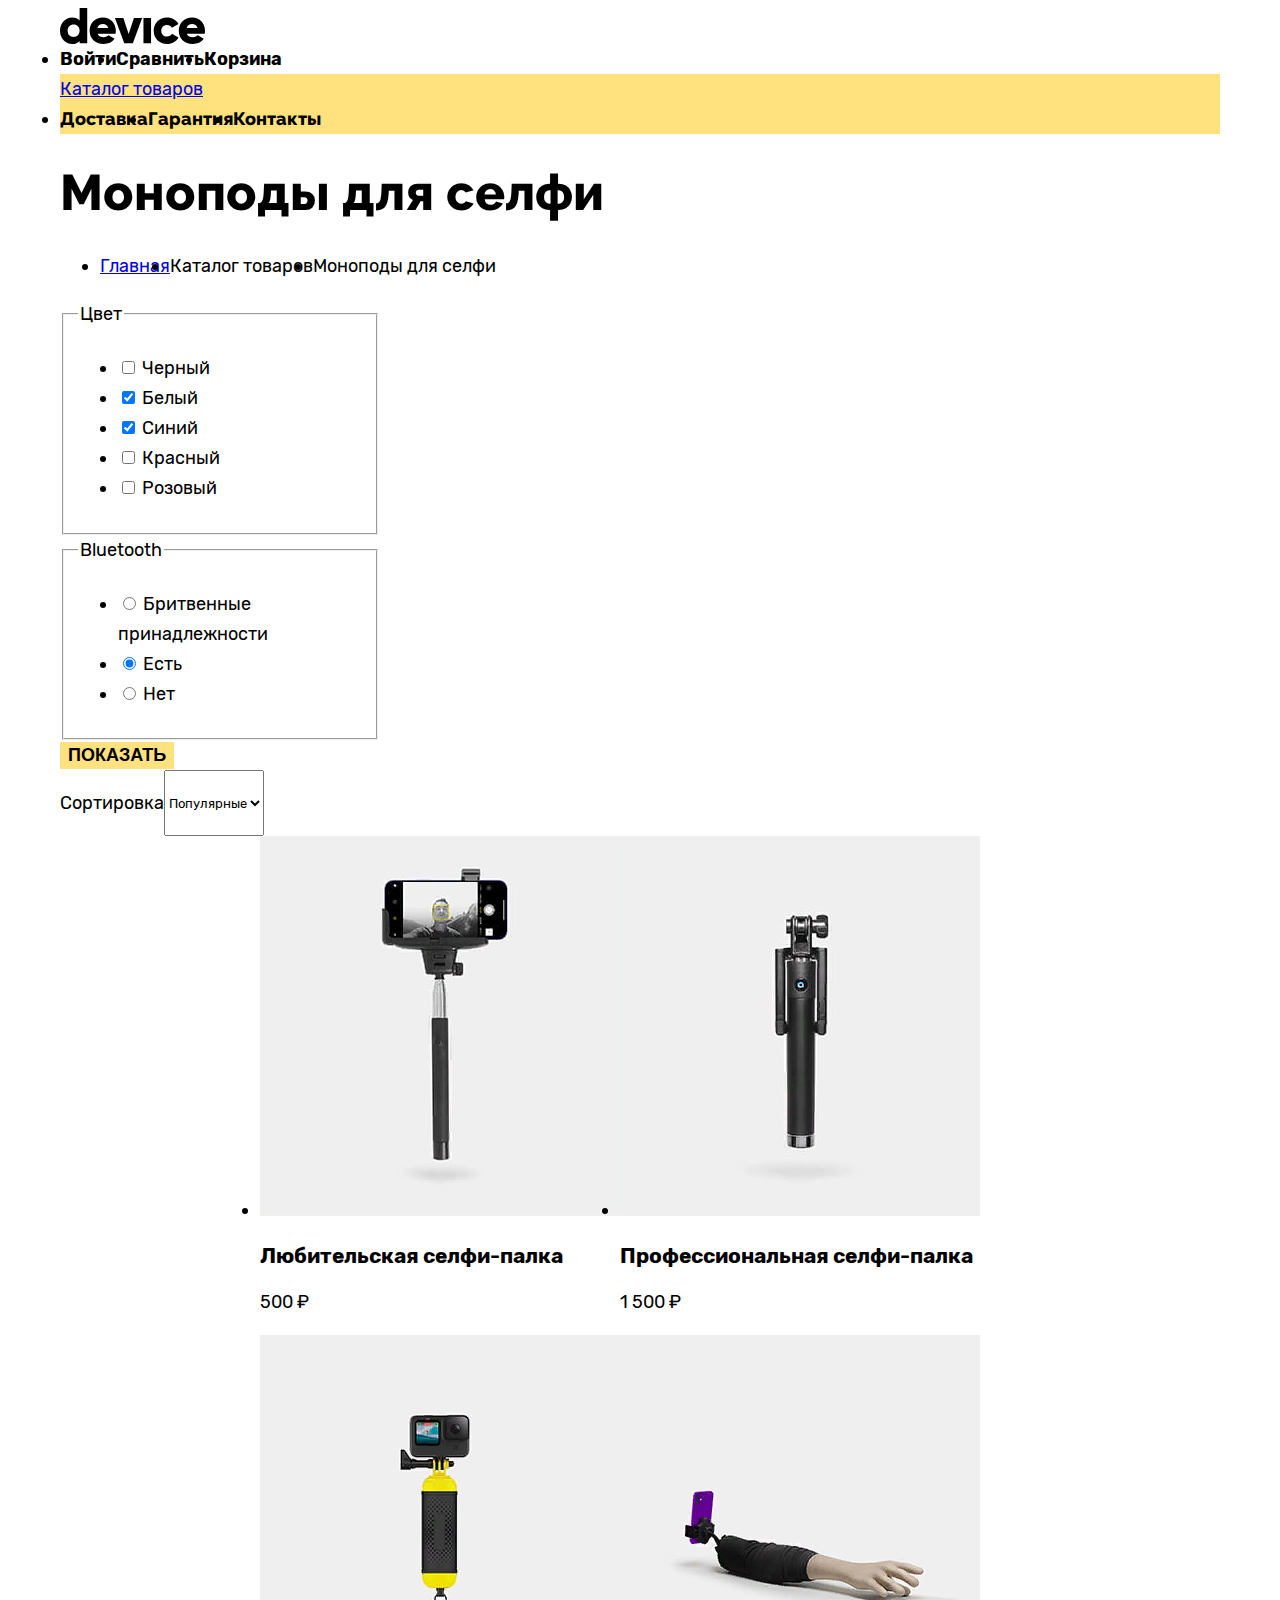
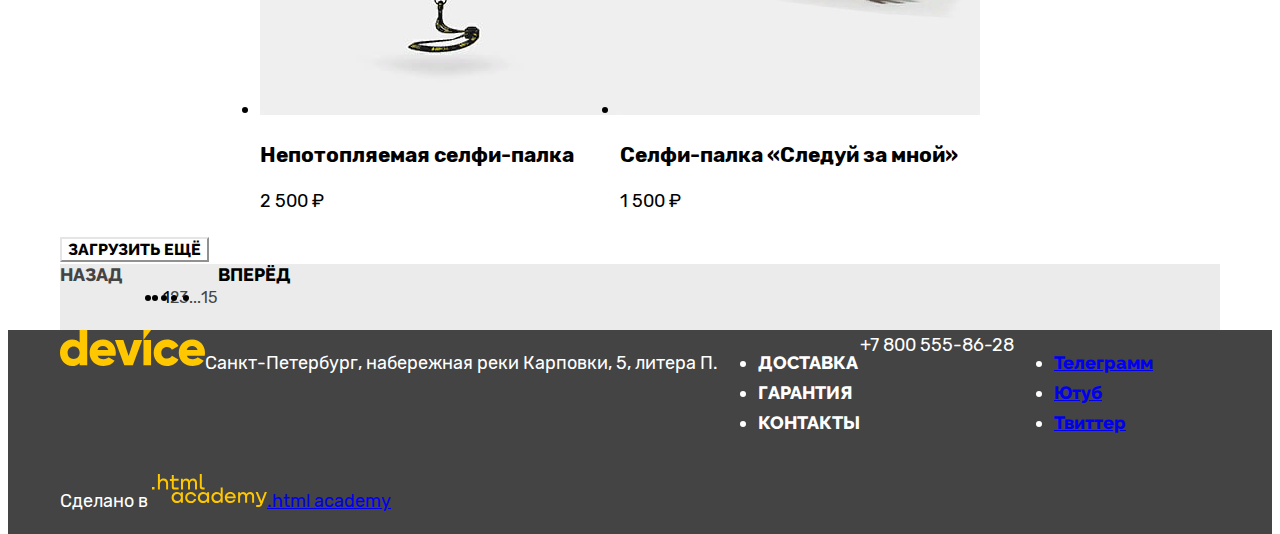
<file: 4/catalog.html>
<!DOCTYPE html>
<html lang="ru">
  <head>
    <meta charset="utf-8">
    <title>Каталог</title>
    <link rel="stylesheet" href="styles/styles.css">
    <base href="https://htmlacademy-htmlcss.github.io/2344959-device-1/4/">
</head>
  <body>
    <header class="page-header container">

      <a href="index.html"><img class="logo" src="images/logo-black.svg" alt="Логотип интернет-магазина девайсов."></a>

      <ul class="navigation-list navigation-user">
       <li class="navigation-item">
          <a class="navigation-link">Войти</a>
       </li>
        <li class="navigation-item">
          <a class="navigation-link">Сравнить</a>
        </li>
        <li class="navigation-item">
          <a class="navigation-link">Корзина</a>
        </li>
      </ul>

      <nav class="navigation">

      <a href="catalog.html">Каталог товаров</a>
        <ul class="navigation-list">
          <li class="navigation-item">
            <a class="navigation-link button" href="#">Доставка</a>
          </li>
          <li class="navigation-item">
            <a class="navigation-link button" href="#">Гарантия</a>
          </li>
           <li class="navigation-item">
            <a class="navigation-link button" href="#">Контакты</a>
          </li>
        </ul>
      </nav>
    </header>

<main class="main-container">
 <section class="inner-header container">
    <h1 class="inner-header-title title">Моноподы для селфи</h1>
    <ul class="breadcrumbs">
      <li class="breadcrumbs-item">
        <a class="breadcrumbs-link" href="index.html">Главная</a>
      </li>
      <li class="breadcrumbs-item">
        <a class="breadcrumbs-link">Каталог товаров</a>
      </li>
      <li class="breadcrumbs-item">
        <a class="breadcrumbs-link">Моноподы для селфи</a>
      </li>
    </ul>
 </section>
 <section class="catalog-container">
 <section class="container">
  <section class="filter-catalog">
    <h2 class="visually-hidden" hidden>Список товаров с фильтрами</h2>
    <form class="catalog-filter" action="https://echo.htmlacademy.ru/" method="get">
      <fieldset class="catalog-filter-group">
        <legend class="catalog-filter-title">Цвет</legend>
        <ul class="catalog-filter-list">
          <li class="catalog-filter-item">
            <label class="control">
              <input class="control-input" type="checkbox" name="bed-head-for-men">

              Черный
            </label>
          </li>
          <li class="catalog-filter-item">
            <label class="control">
              <input class="control-input" type="checkbox" name="homme-deep-cleansing-cool" checked>

              Белый
            </label>
          </li>
          <li class="catalog-filter-item">
            <label class="control">
              <input class="control-input" type="checkbox" name="so-intense" checked>

              Синий
            </label>
          </li>
          <li class="catalog-filter-item">
            <label class="control">
              <input class="control-input" type="checkbox" name="sprekenhus">

              Красный
            </label>
          </li>
          <li class="catalog-filter-item">
            <label class="control">
              <input class="control-input" type="checkbox" name="firm-storе">

              Розовый
            </label>
          </li>

        </ul>
      </fieldset>

      <fieldset class="catalog-filter-group">
        <legend class="catalog-filter-title">Bluetooth</legend>
        <ul class="catalog-filter-list">
          <li class="catalog-filter-item">
            <label class="control">
              <input class="control-input" type="radio" name="product-group" value="shaving-supplies">

          Бритвенные принадлежности
            </label>
          </li>
          <li class="catalog-filter-item">
            <label class="control">
              <input class="control-input" type="radio" name="product-group" value="care-products" checked>

              Есть
            </label>
          </li>
          <li class="catalog-filter-item">
            <label class="control">
              <input class="control-input" type="radio" name="product-group" value="accessories">

              Нет
            </label>
          </li>
        </ul>
      </fieldset>

      <button class="button-button" type="submit">Показать</button>
    </form>
  </section>
  <section class="products">
  <div class="select">
    <p>Сортировка</p>
    <select class="select-control" aria-label="Сортировка">
      <option value="popular">Популярные</option>
      <option value="cheap">Дешёвые</option>
      <option value="expensive">Дорогие</option>
    </select>
  </div>
    <ul class="product-list">
      <li class="product-card">
        <a class="product-card-link" href="#">
          <img class="product-card-image" src="images/product-1.jpg" alt="">
          <h3 class="product-card-title">Любительская
            селфи-палка</h3>
        </a>
        <p class="product-card-price">500 ₽</p>
      </li>
      <li class="product-card">
        <a class="product-card-link" href="product.html">
          <img class="product-card-image" src="images/product-2.jpg" alt="">
          <h3 class="product-card-title">Профессиональная селфи-палка </h3>
        </a>
        <p class="product-card-price">1 500 ₽</p>
      </li>
      <li class="product-card">
        <a class="product-card-link" href="product.html">
          <img class="product-card-image" src="images/product-3.jpg" alt="">
          <h3 class="product-card-title">Непотопляемая
            селфи-палка</h3>
        </a>
        <p class="product-card-price">2 500 ₽</p>
      </li>
      <li class="product-card">
        <a class="product-card-link" href="product.html">
          <img class="product-card-image" src="images/product-4.jpg" alt="">
          <h3 class="product-card-title">Селфи-палка «Следуй за мной»</h3>
        </a>
        <p class="product-card-price">1 500 ₽</p>
      </li>
      </ul>

      <button class="button-catalog" type="button">Загрузить ещё</button>
      <section class="pagination">
        <h3 class="visually-hidden" hidden>Пагинация</h3>
          <a class="pagination-link pagination-disabled">
            Назад
          </a>
        <ul class="pagination pagination-list">
        <li class="pagination-item">
          <a class="pagination-link pagination-current">1</a>
        </li>
        <li class="pagination-item">
          <a class="pagination-link" href="#">2</a>
        </li>
        <li class="pagination-item">
          <a class="pagination-link" href="#">3</a>
        </li>
        <li class="pagination-item">
          <a class="pagination-link" href="#">...</a>
        </li>
        <li class="pagination-item">
          <a class="pagination-link" href="#">15</a>
        </li>
      </ul>
          <a class="pagination-link pagination-next" href="#">
            Вперёд
          </a>
      </section>
  </section>
</section>
</section>
</main>

<footer class="page-footer">
  <div class="footer-inner container">
  <a href="#"><img class="logo" src="images/logo-yellow.svg" alt="Логотип интернет-магазина девайсов."></a>
  <address class="contacts-address">
    <p class="contacts-address-text">Санкт-Петербург, набережная реки Карповки, 5, литера П.</p>
  </address>
  <ul>
    <li><a class="button-footer" href="#">Доставка</a></li>
    <li><a class="button-footer" href="#">Гарантия</a></li>
    <li><a class="button-footer" href="#">Контакты</a></li>
  </ul>
  <a class="footer-contacts-address-phone" href="tel:+78005558628">+7 800 555-86-28</a>
  <ul class="">
    <li class="">
      <a class="button" href="#">
        <span class="visually-hidden">Телеграмм</span>
      </a>
    </li>
    <li class="">
      <a class="button" href="#">
        <span class="visually-hidden">Ютуб</span>
      </a>
    </li>
    <li class="">
      <a class="button" href="#">
        <span class="visually-hidden">Твиттер</span>
      </a>
    </li>
  </ul>
  <p class="about-text">Сделано в <a class="htmlacademy-link" href="https://htmlacademy.ru/"><img class="" src="images/html-academy.svg" alt="Логотип htmlacademy">.html academy</a></p>
  </div>
 </footer>
</body>
</html>
</file>
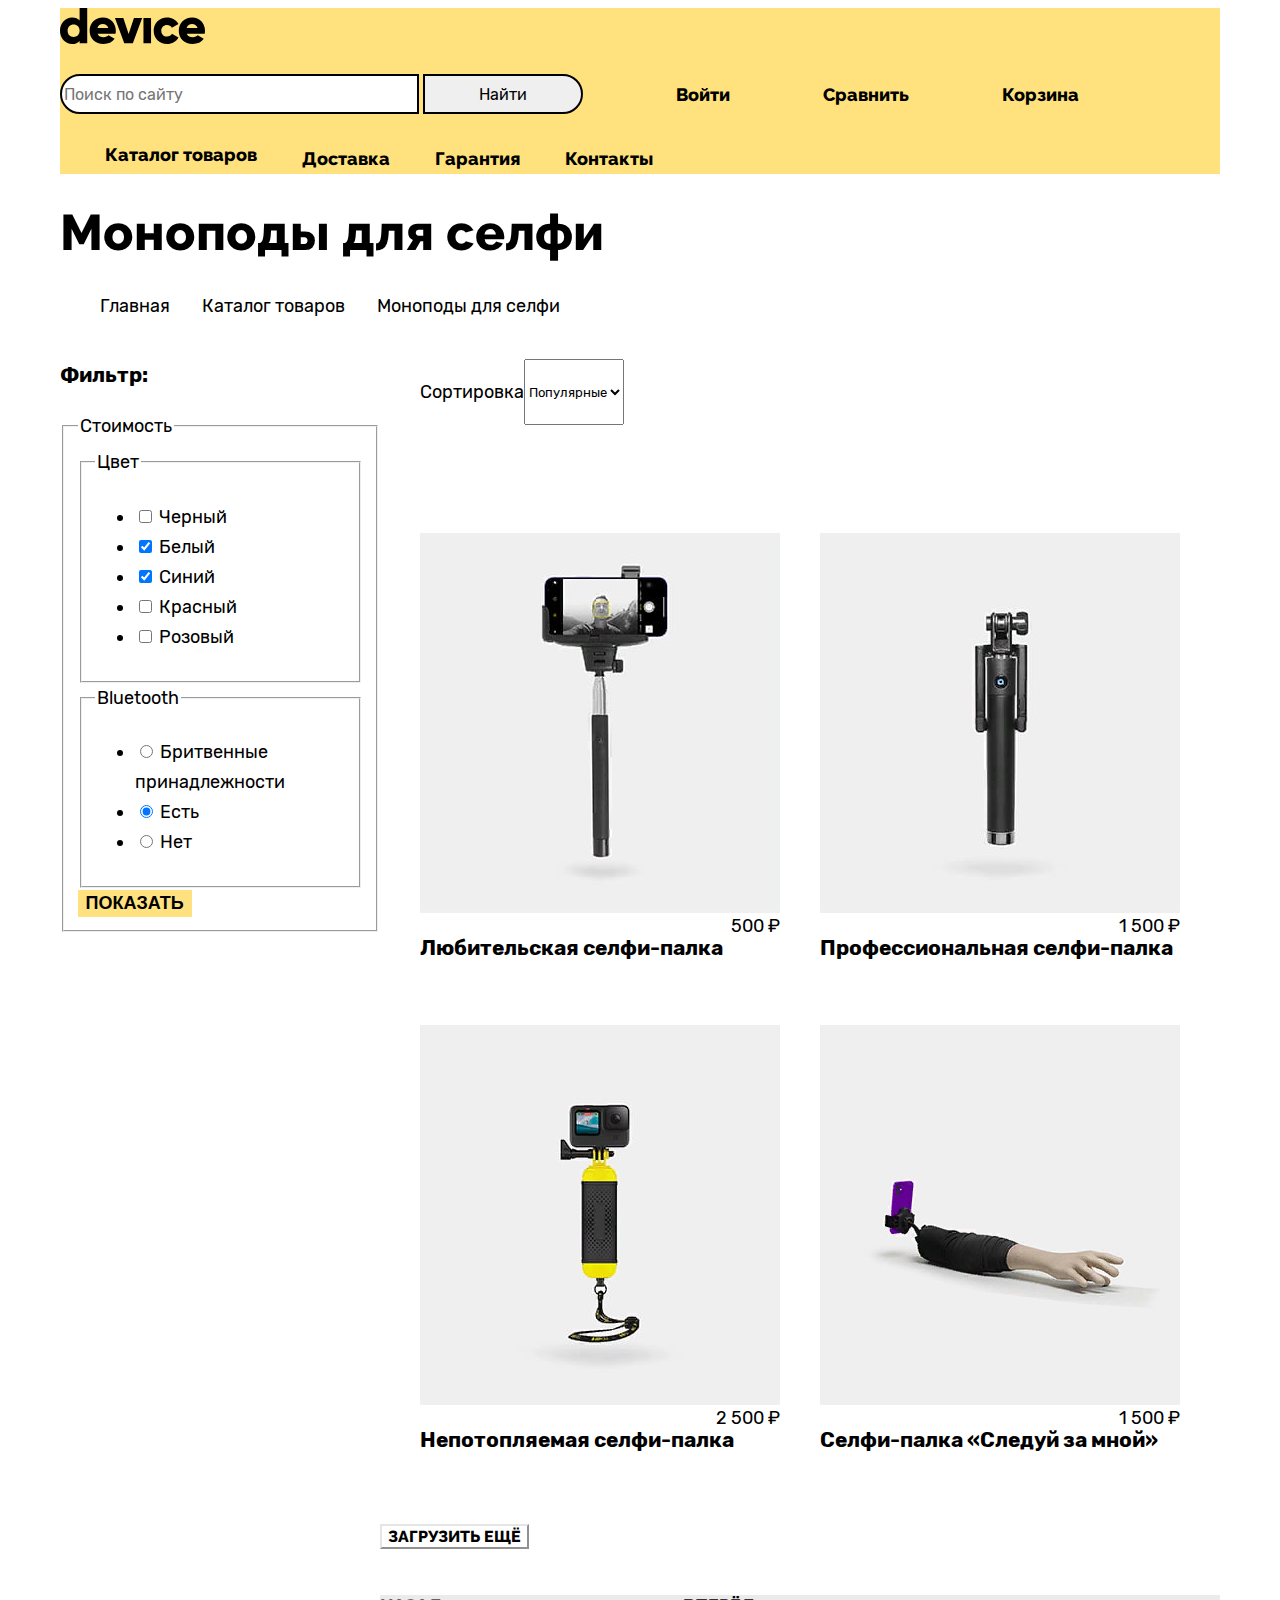
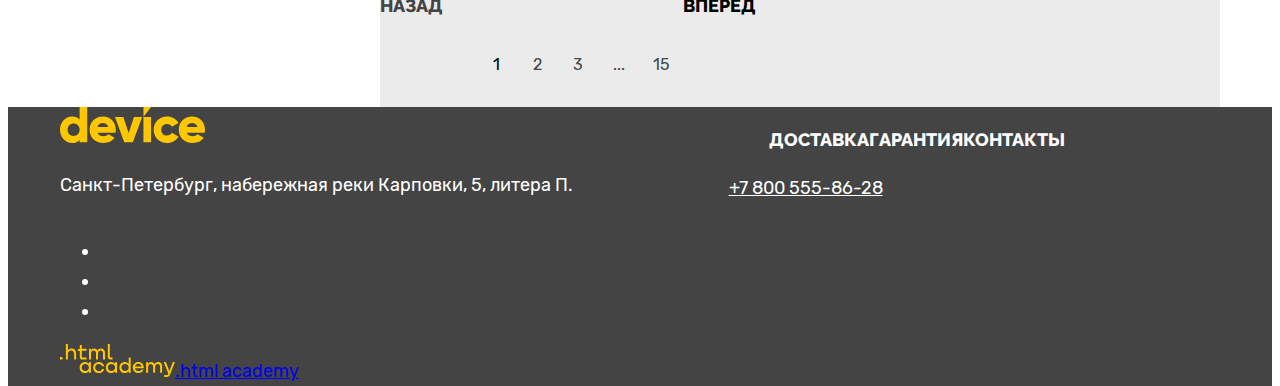
<file: 5/catalog.html>
<!DOCTYPE html>
<html lang="ru">
  <head>
    <meta charset="utf-8">
    <title>Каталог</title>
    <link rel="stylesheet" href="styles/styles.css">
    <base href="https://htmlacademy-htmlcss.github.io/2344959-device-1/5/">
</head>
  <body>
    <header class="page-header container">
      <nav class="navigation">
        <a href="#"><img class="logo" src="images/logo-black.svg" alt="Логотип интернет-магазина девайсов."></a>
        <div class="navigation-user">
          <form action="#">
            <input class="search" type="search" placeholder="Поиск по сайту">
            <button class="button-search" type="submit">Найти</button>
          </form>
         <ul class="navigation-list">
          <li class="navigation-item-user">
             <a class="navigation-link">Войти</a>
          </li>
           <li class="navigation-item-user">
             <a class="navigation-link">Сравнить</a>
           </li>
           <li class="navigation-item-user">
             <a class="navigation-link">Корзина</a>
           </li>
         </ul>
        </div>

        <div class="navigation-service">
         <a href="catalog.html" class="navigation-link">Каталог товаров</a>
          <ul class="navigation-list">
            <li class="navigation-item">
              <a class="navigation-link button" href="#">Доставка</a>
            </li>
            <li class="navigation-item">
              <a class="navigation-link button" href="#">Гарантия</a>
            </li>
             <li class="navigation-item">
              <a class="navigation-link button" href="#">Контакты</a>
            </li>
          </ul>
        </div>
      </nav>
  </header>

<main class="main-container">
 <section class="inner-header container">
    <h1 class="inner-header-title title">Моноподы для селфи</h1>
    <ul class="breadcrumbs">
      <li class="breadcrumbs-item">
        <a class="breadcrumbs-link" href="index.html">Главная</a>
      </li>
      <li class="breadcrumbs-item">
        <a class="breadcrumbs-link" href="#">Каталог товаров</a>
      </li>
      <li class="breadcrumbs-item">
        <a class="breadcrumbs-link" href="#">Моноподы для селфи</a>
      </li>
    </ul>
 </section>
 <section class="catalog-container container">

  <section class="filter-catalog">
    <h2 class="visually-hidden" hidden>Список товаров с фильтрами</h2>
    <form class="catalog-filter" action="https://echo.htmlacademy.ru/" method="get">
      <h3>Фильтр:</h3>
      <fieldset class="catalog-filter-group">
        <legend class="catalog-filter-title">Стоимость</legend>
      <fieldset class="catalog-filter-group">
        <legend class="catalog-filter-title">Цвет</legend>
        <ul class="catalog-filter-list">
          <li class="catalog-filter-item">
            <label class="control">
              <input class="control-input" type="checkbox" name="bed-head-for-men">

              Черный
            </label>
          </li>
          <li class="catalog-filter-item">
            <label class="control">
              <input class="control-input" type="checkbox" name="homme-deep-cleansing-cool" checked>

              Белый
            </label>
          </li>
          <li class="catalog-filter-item">
            <label class="control">
              <input class="control-input" type="checkbox" name="so-intense" checked>

              Синий
            </label>
          </li>
          <li class="catalog-filter-item">
            <label class="control">
              <input class="control-input" type="checkbox" name="sprekenhus">

              Красный
            </label>
          </li>
          <li class="catalog-filter-item">
            <label class="control">
              <input class="control-input" type="checkbox" name="firm-storе">

              Розовый
            </label>
          </li>

        </ul>
      </fieldset>

      <fieldset class="catalog-filter-group">
        <legend class="catalog-filter-title">Bluetooth</legend>
        <ul class="catalog-filter-list">
          <li class="catalog-filter-item">
            <label class="control">
              <input class="control-input" type="radio" name="product-group" value="shaving-supplies">

          Бритвенные принадлежности
            </label>
          </li>
          <li class="catalog-filter-item">
            <label class="control">
              <input class="control-input" type="radio" name="product-group" value="care-products" checked>

              Есть
            </label>
          </li>
          <li class="catalog-filter-item">
            <label class="control">
              <input class="control-input" type="radio" name="product-group" value="accessories">

              Нет
            </label>
          </li>
        </ul>
      </fieldset>

      <button class="button-button" type="submit">Показать</button>
    </form>
  </section>
  <section class="products">
  <div class="select">
    <p>Сортировка</p>
    <select class="select-control" aria-label="Сортировка">
      <option value="popular">Популярные</option>
      <option value="cheap">Дешёвые</option>
      <option value="expensive">Дорогие</option>
    </select>
  </div>
    <ul class="product-list">
      <li class="product-card">
        <a class="product-card-link" href="#">
          <img class="product-card-image" src="images/product-1.jpg" alt="">
          <h3 class="product-card-title">Любительская
            селфи-палка</h3>
        </a>
        <p class="product-card-price">500 ₽</p>
      </li>
      <li class="product-card">
        <a class="product-card-link" href="product.html">
          <img class="product-card-image" src="images/product-2.jpg" alt="">
          <h3 class="product-card-title">Профессиональная селфи-палка </h3>
        </a>
        <p class="product-card-price">1 500 ₽</p>
      </li>
      <li class="product-card">
        <a class="product-card-link" href="product.html">
          <img class="product-card-image" src="images/product-3.jpg" alt="">
          <h3 class="product-card-title">Непотопляемая
            селфи-палка</h3>
        </a>
        <p class="product-card-price">2 500 ₽</p>
      </li>
      <li class="product-card">
        <a class="product-card-link" href="product.html">
          <img class="product-card-image" src="images/product-4.jpg" alt="">
          <h3 class="product-card-title">Селфи-палка «Следуй за мной»</h3>
        </a>
        <p class="product-card-price">1 500 ₽</p>
      </li>
      </ul>

      <button class="button-catalog" type="button">Загрузить ещё</button>
      <section class="pagination">
        <h3 class="visually-hidden" hidden>Пагинация</h3>
          <a class="pagination-link pagination-disabled">
            Назад
          </a>
        <ul class="pagination pagination-list">
        <li class="pagination-item">
          <a class="pagination-link pagination-current">1</a>
        </li>
        <li class="pagination-item">
          <a class="pagination-link" href="#">2</a>
        </li>
        <li class="pagination-item">
          <a class="pagination-link" href="#">3</a>
        </li>
        <li class="pagination-item">
          <a class="pagination-link" href="#">...</a>
        </li>
        <li class="pagination-item">
          <a class="pagination-link" href="#">15</a>
        </li>
      </ul>
          <a class="pagination-link pagination-next" href="#">
            Вперёд
          </a>
      </section>
  </section>

</section>
</main>

<footer class="page-footer">
  <div class="footer-inner container">

  <div class="footer-logo-address">
<a href="#"><img class="logo-footer" src="images/logo-yellow.svg" alt="Логотип интернет-магазина девайсов."></a>
<address class="contacts-address">
  <p class="contacts-address-text">Санкт-Петербург, набережная реки Карповки, 5, литера П.</p>
</address>
  </div>

  <div class="footer-list-phone">
<ul class="footer-list">
  <li><a class="button-footer" href="#">Доставка</a></li>
  <li><a class="button-footer" href="#">Гарантия</a></li>
  <li><a class="button-footer" href="#">Контакты</a></li>
</ul>
<a class="footer-contacts-address-phone" href="tel:+78005558628">+7 800 555-86-28</a>
 </div>

 <div class="social-footer">
<ul class="social-list">
  <li class="social-item">
    <a class="button" href="#">
      <span class="visually-hidden">Телеграмм</span>
    </a>
  </li>
  <li class="">
    <a class="button" href="#">
      <span class="visually-hidden">Ютуб</span>
    </a>
  </li>
  <li class="">
    <a class="button" href="#">
      <span class="visually-hidden">Твиттер</span>
    </a>
  </li>
</ul>
<a class="htmlacademy-link" href="https://htmlacademy.ru/"><img src="images/html-academy.svg" alt="Логотип htmlacademy">.html academy</a>
</div>

</div>
</footer>
</body>
</html>
</file>
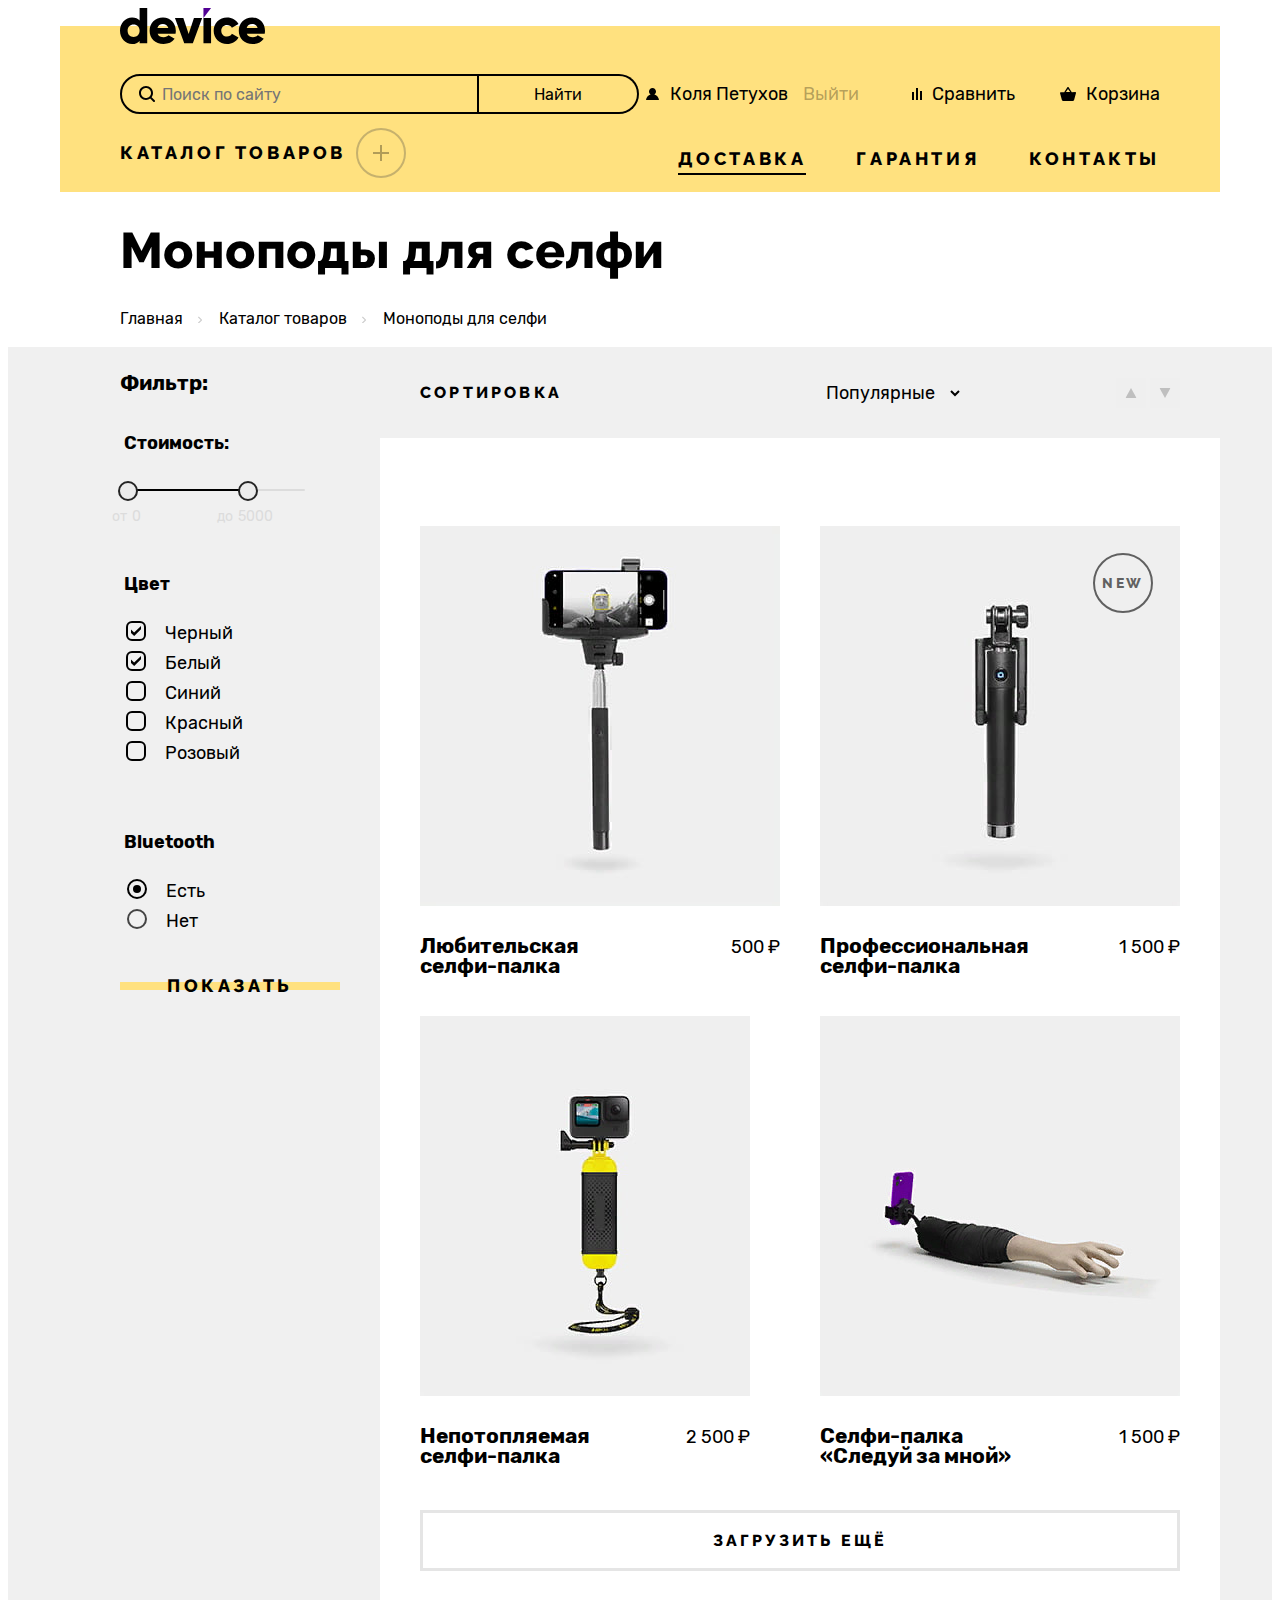
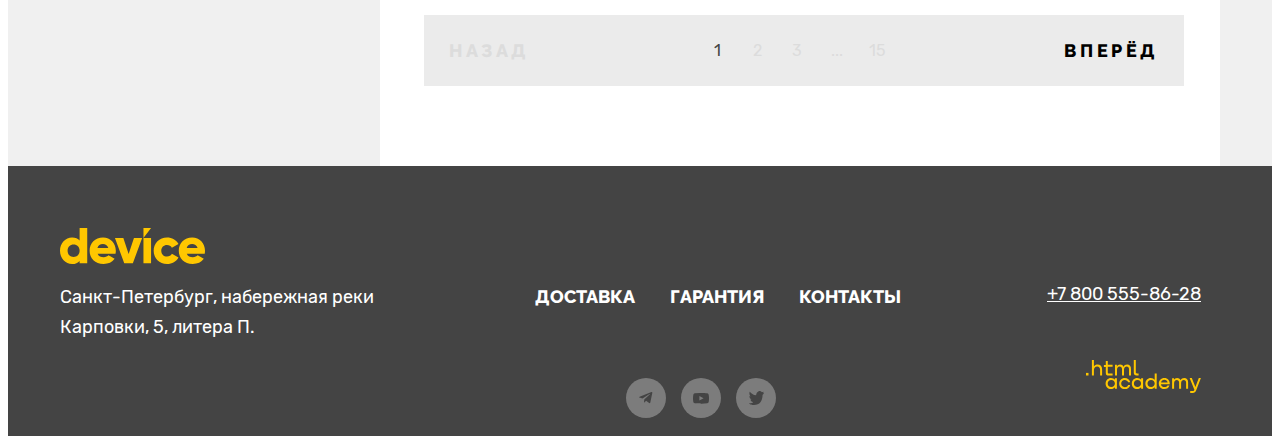
<file: 6/catalog.html>
<!DOCTYPE html>
<html lang="ru">

  <head>
    <meta charset="utf-8">
    <title>Каталог</title>
    <link rel="stylesheet" href="styles/styles.css">
    <base href="https://htmlacademy-htmlcss.github.io/2344959-device-1/6/">
</head>

  <body>
    <header class="page-header container">
      <nav class="navigation">
        <a class="navigation-logo" href="index.html">
          <svg width="145" height="36" viewBox="0 0 145 36" fill="none" xmlns="http://www.w3.org/2000/svg"><path d="M27.219 0v35.3h-7.606v-2.4c-1.7 1.9-4.102 3.1-7.505 3.1C5.504 36 0 30.2 0 22.7 0 15.2 5.504 9.4 12.108 9.4c3.403 0 5.904 1.2 7.505 3.1V0h7.606Zm-7.606 22.7c0-3.8-2.501-6.2-6.004-6.2-3.502 0-6.004 2.4-6.004 6.2 0 3.8 2.502 6.2 6.004 6.2 3.503-.1 6.004-2.4 6.004-6.2ZM43.73 29.2c2.101 0 3.803-.8 4.803-1.9l6.104 3.5C52.136 34.2 48.433 36 43.63 36c-8.606 0-14.01-5.8-14.01-13.3 0-7.5 5.404-13.3 13.41-13.3 7.404 0 12.808 5.7 12.808 13.3 0 1.1-.1 2.1-.3 3H37.626c1 2.6 3.302 3.5 6.104 3.5Zm4.603-9.1c-.8-2.9-3.102-4-5.404-4-2.902 0-4.803 1.4-5.504 4h10.908ZM82.156 10.1 72.85 35.3h-8.606l-9.306-25.2h8.405l5.304 16 5.304-16h8.205ZM83.458 10.1h7.605v25.2h-7.605V10.1ZM93.665 22.7c0-7.5 5.704-13.3 13.409-13.3 4.904 0 9.207 2.6 11.408 6.5l-6.604 3.8c-.901-1.8-2.702-2.8-4.904-2.8-3.302 0-5.704 2.4-5.704 5.8 0 3.5 2.402 5.8 5.704 5.8 2.202 0 4.103-1.1 4.904-2.8l6.604 3.8c-2.101 3.9-6.404 6.5-11.408 6.5-7.705 0-13.409-5.8-13.409-13.3ZM132.892 29.2c2.101 0 3.803-.8 4.803-1.9l6.104 3.5c-2.501 3.4-6.204 5.2-11.007 5.2-8.606 0-14.01-5.8-14.01-13.3 0-7.5 5.504-13.3 13.409-13.3C139.597 9.4 145 15.1 145 22.7c0 1.1-.1 2.1-.3 3h-17.912c1 2.6 3.302 3.5 6.104 3.5Zm4.703-9.1c-.8-2.9-3.102-4-5.404-4-2.902 0-4.803 1.4-5.503 4h10.907Z" fill="#000"/><path d="M83.458 0v10.1L91.063 0h-7.605Z" fill="#510094"/></svg>
        </a>
        <div class="navigation-user">
          <form class="navigation-form" action="#">
            <label class="search-label" for="search">
              <input class="search-catalog" type="search" placeholder="Поиск по сайту">
              <span class="visually-hidden">Поиск</span>
            </label>

            <button class="button-search" type="submit"><span>Найти</span></button>

          </form>
          <section class="authorization-catalog">
            <h2 class="visually-hidden">Авторизация</h2>
            <a class="navigation-link-user user-name" href="#">
              <span>Коля Петухов</span>
            </a>
            <a href="#" class="navigation-link-user exit"><span>Выйти</span></a>
          </section>

          <ul class="navigation-list-catalog">
            <li class="navigation-item-user">
              <a href="#" class="navigation-link-user user-1">
                Сравнить</a>
            </li>
            <li class="navigation-item-user">
              <a href="#" class="navigation-link-user user-2">
                Корзина</a>
            </li>
          </ul>
        </div>

        <div class="navigation-service">
          <a href="catalog.html" class="link">Каталог товаров

          </a>
          <ul class="navigation-list-service">
            <li class="navigation-item">
              <a href="#" class="navigation-link current">Доставка</a>
            </li>
            <li class="navigation-item">
              <a href="#" class="navigation-link">Гарантия</a>
            </li>
            <li class="navigation-item">
              <a href="#" class="navigation-link">Контакты</a>
            </li>
          </ul>
        </div>
      </nav>
    </header>

    <main class="main-container">
      <section class="inner-header container">
        <h1 class="inner-header-title">Моноподы для селфи</h1>
        <ul class="breadcrumbs">
          <li class="breadcrumbs-item">
            <a class="breadcrumbs-link" href="index.html">Главная
            </a>
          </li>
          <li class="breadcrumbs-item">
            <a class="breadcrumbs-link" href="#">Каталог товаров</a>

          </li>
          <li class="breadcrumbs-item">
            <a class="breadcrumbs-link" href="#">Моноподы для селфи</a>
          </li>
        </ul>
      </section>
      <section class="catalog-container">
        <div class="catalog-inner container">
          <h2 class="visually-hidden">Каталог товаров</h2>
          <section class="filter-catalog">
            <h2 class="visually-hidden" hidden>Список товаров с фильтрами</h2>
            <form class="catalog-filter" action="https://echo.htmlacademy.ru/" method="get">
              <h3 class="filter-tit">Фильтр:</h3>
              <fieldset class="catalog-filter-group">
                <legend class="catalog-filter-title">Стоимость:</legend>

                <div class="range">
                  <div class="range-scale">
                    <div class="range-bar" style="left: 2px; width: 119px">
                      <button class="range-toggle toggle-min">
                        <span class="visually-hidden">Изменить минимальную цену.</span>
                      </button>
                      <button class="range-toggle toggle-max">
                        <span class="visually-hidden">Изменить максимальную цену.</span>
                      </button>
                    </div>
                  </div>

                  <div class="range-wrapper-inputs">
                    <label class="catalog-filter-label">
                      от <input class="range-input" type="number" value="0" name="min-price" placeholder="0">
                    </label>
                    <label class="catalog-filter-label">
                      до <input class="range-input" type="number" value="5000" name="max-price" placeholder="5000" style="width: 50px">
                    </label>
                  </div>
                </div>
              </fieldset>

              <fieldset class="catalog-filter-group">
                <legend class="catalog-filter-title">Цвет</legend>
                <ul class="catalog-filter-list">
                  <li class="catalog-filter-item">
                    <label class="control">
                      <input class="control-input" type="checkbox" name="bed-head-for-men" checked>

                      Черный
                    </label>
                  </li>
                  <li class="catalog-filter-item">
                    <label class="control">
                      <input class="control-input" type="checkbox" name="homme-deep-cleansing-cool" checked>

                      Белый
                    </label>
                  </li>
                  <li class="catalog-filter-item">
                    <label class="control">
                      <input class="control-input" type="checkbox" name="so-intense">

                      Синий
                    </label>
                  </li>
                  <li class="catalog-filter-item">
                    <label class="control">
                      <input class="control-input" type="checkbox" name="sprekenhus">

                      Красный
                    </label>
                  </li>
                  <li class="catalog-filter-item">
                    <label class="control">
                      <input class="control-input" type="checkbox" name="firm-storе">

                      Розовый
                    </label>
                  </li>

                </ul>
              </fieldset>

              <fieldset class="catalog-filter-group">
                <legend class="catalog-filter-title">Bluetooth</legend>
                <ul class="catalog-filter-list">

                  <li class="catalog-filter-item">
                    <label class="control">
                      <input class="control-input-radio" type="radio" name="product-group" value="care-products"
                        checked>

                      Есть
                    </label>
                  </li>
                  <li class="catalog-filter-item">
                    <label class="control">
                      <input class="control-input-radio" type="radio" name="product-group" value="care-products">

                      Нет
                    </label>
                  </li>
                </ul>
              </fieldset>

              <button class="button-catalog-filter" type="submit">Показать</button>
            </form>
          </section>
          <section class="products-catalog">
            <div class="select">
              <p class="select-text">Сортировка</p>
              <select class="select-control" aria-label="Сортировка">
                <option value="popular">Популярные</option>
                <option value="cheap">Дешёвые</option>
                <option value="expensive">Дорогие</option>
              </select>
              <div class="icons-catalog">
                <button class="button-icons-catalog" type="button">
                  <svg width="12" height="10" aria-hidden="true" viewBox="0 0 12 10" xmlns="http://www.w3.org/2000/svg"><g clip-path="url(#a)"><path d="m6 0 5.5 10H.5"/></g><defs><clipPath id="a"><path transform="translate(.5)" d="M0 0h11v10H0z"/></clipPath></defs></svg>
                </button>

                <button class="button-icons-catalog" type="button">
                  <svg width="12" height="10" aria-hidden="true" viewBox="0 0 12 10" xmlns="http://www.w3.org/2000/svg"><g clip-path="url(#a)"><path d="M6 10 .5 0h11"/></g><defs><clipPath id="a"><path transform="rotate(180 5.75 5)" d="M0 0h11v10H0z"/></clipPath></defs></svg>
                </button>
              </div>

            </div>

            <ul class="product-list">

              <li class="product-card">
                <a class="product-card-link" href="#">
                  <div class="div-product-card">
                    <img class="product-card-image" src="images/product-1.jpg" alt="">
                    <span class="product-card-detail">Подробнее</span>
                  </div>
                  <h3 class="product-card-title">Любительская
                    селфи-палка</h3>
                  <p class="product-card-price">500 ₽</p>
                </a>
              </li>

              <li class="product-card">
                <a class="product-card-link" href="product.html">
                  <p class="visually-hidden product-new">Новинка</p>
                  <div class="div-product-card">
                    <img class="product-card-image" src="images/product-2.jpg" alt="">
                    <span class="product-card-detail">Подробнее</span>
                  </div>
                  <h3 class="product-card-title">Профессиональная селфи-палка </h3>
                  <p class="product-card-price">1 500 ₽</p>
                </a>
              </li>

              <li class="product-card-link">
                <a class="product-card-link">
                  <div class="div-product-card">
                    <img class="product-card-image" src="images/product-3.jpg" alt="">
                    <span class="product-card-detail">Подробнее</span>
                  </div>
                  <h3 class="product-card-title">Непотопляемая
                    селфи-палка</h3>
                  <p class="product-card-price">2 500 ₽</p>
                </a>
              </li>

              <li class="product-card">
                <a class="product-card-link" href="product.html">
                  <div class="div-product-card">
                    <img class="product-card-image" src="images/product-4.jpg" alt="">
                    <span class="product-card-detail">Подробнее</span>
                  </div>
                  <h3 class="product-card-title">Селфи-палка «Следуй за мной»</h3>
                  <p class="product-card-price">1 500 ₽</p>
                </a>
              </li>
            </ul>

            <button class="button-catalog" type="button">Загрузить ещё</button>

            <section class="pagination">

              <h3 class="visually-hidden">Пагинация</h3>
              <a class="pagination-button pagination-disabled">
                Назад
              </a>
              <ul class="pagination-list">
                <li class="pagination-item">
                  <a class="pagination-link pagination-current">1</a>
                </li>
                <li class="pagination-item">
                  <a class="pagination-link" href="#">2</a>
                </li>
                <li class="pagination-item">
                  <a class="pagination-link" href="#">3</a>
                </li>
                <li class="pagination-item">
                  <a class="pagination-link" href="#">...</a>
                </li>
                <li class="pagination-item">
                  <a class="pagination-link" href="#">15</a>
                </li>
              </ul>
              <a class="pagination-button" href="#">
                Вперёд
              </a>

            </section>

          </section>
        </div>
      </section>
    </main>

    <footer class="page-footer">
      <div class="footer-inner container">
    <a class="logo-footer-link" href="#">
      <svg width="145" height="36" viewBox="0 0 145 36" role="img" aria-label="true" xmlns="http://www.w3.org/2000/svg"><path d="M27.219 0v35.3h-7.606v-2.4c-1.7 1.9-4.102 3.1-7.505 3.1C5.504 36 0 30.2 0 22.7 0 15.2 5.504 9.4 12.108 9.4c3.403 0 5.904 1.2 7.505 3.1V0h7.606Zm-7.606 22.7c0-3.8-2.501-6.2-6.004-6.2-3.502 0-6.004 2.4-6.004 6.2 0 3.8 2.502 6.2 6.004 6.2 3.503-.1 6.004-2.4 6.004-6.2ZM43.73 29.2c2.102 0 3.803-.8 4.803-1.9l6.105 3.5C52.136 34.2 48.433 36 43.63 36c-8.606 0-14.01-5.8-14.01-13.3 0-7.5 5.404-13.3 13.41-13.3 7.405 0 12.809 5.7 12.809 13.3 0 1.1-.1 2.1-.3 3H37.625c1 2.6 3.302 3.5 6.104 3.5Zm4.603-9.1c-.8-2.9-3.102-4-5.403-4-2.902 0-4.804 1.4-5.504 4h10.907ZM82.156 10.1 72.85 35.3h-8.606l-9.306-25.2h8.405l5.304 16 5.304-16h8.205ZM83.457 10.1h7.606v25.2h-7.606V10.1ZM93.665 22.7c0-7.5 5.703-13.3 13.409-13.3 4.903 0 9.206 2.6 11.408 6.5l-6.605 3.8c-.901-1.8-2.702-2.8-4.903-2.8-3.303 0-5.704 2.4-5.704 5.8 0 3.5 2.401 5.8 5.704 5.8 2.201 0 4.103-1.1 4.903-2.8l6.605 3.8c-2.102 3.9-6.405 6.5-11.408 6.5-7.706 0-13.41-5.8-13.41-13.3ZM132.892 29.2c2.101 0 3.802-.8 4.803-1.9l6.104 3.5c-2.502 3.4-6.204 5.2-11.007 5.2-8.606 0-14.01-5.8-14.01-13.3 0-7.5 5.504-13.3 13.409-13.3C139.596 9.4 145 15.1 145 22.7c0 1.1-.1 2.1-.3 3h-17.913c1.001 2.6 3.303 3.5 6.105 3.5Zm4.703-9.1c-.801-2.9-3.102-4-5.404-4-2.902 0-4.803 1.4-5.504 4h10.908ZM83.457 0v10.1L91.063 0h-7.606Z"/></svg>
    </a>
    <address class="contacts-address">
      <p class="contacts-address-text">Санкт-Петербург, набережная реки Карповки, 5, литера П.</p>
    </address>


    <ul class="footer-list">
      <li class="footer-list-item"><a class="button-footer" href="#">Доставка</a></li>
      <li class="footer-list-item"><a class="button-footer" href="#">Гарантия</a></li>
      <li class="footer-list-item"><a class="button-footer" href="#">Контакты</a></li>
    </ul>
    <a class="footer-contacts-address-phone" href="tel:+78005558628">+7 800 555-86-28</a>



    <ul class="social-list">
      <li class="social-item">
        <a class="social-link telegramm" href="https://t.me/htmlacademy">
          <span class="visually-hidden">Телеграмм</span>
        </a>
      </li>
      <li class="social-item">
        <a class="social-link youtube" href="https://www.youtube.com/user/htmlacademyru">
          <span class="visually-hidden">Ютуб</span>
        </a>
      </li>
      <li class="social-item">
        <a class="social-link twitter" class="footer-social-link" href="https://twitter.com/htmlacademy_ru">
          <span class="visually-hidden">Твиттер</span>
        </a>
      </li>
    </ul>
    <a class="htmlacademy-link" href="https://htmlacademy.ru/">
      <svg width="115" height="33" viewBox="0 0 115 33" xmlns="http://www.w3.org/2000/svg">
        <path d="M0 12.9V15.5H2.5V12.9H0Z"/>
        <path d="M11.6 4.5C10 4.5 8.8 5.2 8 6.2H7.9V0H5.9V15.5H7.9V10.2C7.9 8.1 9.2 6.6 11.2 6.6C13 6.6 14.1 8 14.1 9.8V15.5H16.1V9.4C16.2 6.4 14.3 4.5 11.6 4.5Z"/>
        <path d="M26.6 4.8H21.8V1.1H19.8V4.9H17.9V6.9H19.8V12.9C19.8 14.6 20.8 15.6 22.5 15.6H26.6V13.6H22.9C22.2 13.6 21.8 13.2 21.8 12.5V6.8H26.6V4.8Z"/>
        <path d="M41.1 4.6C39.5 4.6 38.2 5.4 37.6 6.7H37.5C36.9 5.5 35.7 4.6 34.1 4.6C32.7 4.6 31.6 5.4 31 6.4H30.9V4.8H29V15.4H31V10C31 8 32 6.5 33.6 6.5C35.1 6.5 36 7.5 36 9.1V15.4H38V9.8C38 7.4 39.4 6.5 40.6 6.5C42.1 6.5 43 7.5 43 9.1V15.4H45V8.9C45.1 6.4 43.6 4.6 41.1 4.6Z"/>
        <path d="M47.8 12.7C47.8 14.4 48.8 15.4 50.6 15.4H52.6V13.4H50.9C50.2 13.4 49.8 13 49.8 12.3V0H47.8V12.7Z"/>
        <path d="M28.9 19.7C28 18.6 26.7 17.9 25 17.9C21.9 17.9 19.6 20.2 19.6 23.5C19.6 26.8 21.9 29.1 25 29.1C26.8 29.1 28 28.3 28.8 27.2H28.9V28.8H30.9V18.2H28.9V19.7ZM25.3 27.1C23.1 27.1 21.7 25.5 21.7 23.5C21.7 21.5 23.1 19.9 25.3 19.9C27.5 19.9 28.9 21.5 28.9 23.5C28.9 25.4 27.5 27.1 25.3 27.1Z"/>
        <path d="M44.2 22C43.7 19.6 41.6 17.9 38.8 17.9C35.4 17.9 33.2 20.4 33.2 23.5C33.2 26.6 35.4 29.1 38.8 29.1C41.6 29.1 43.7 27.3 44.2 24.9H42.1C41.7 26.2 40.4 27.2 38.8 27.2C36.6 27.2 35.2 25.6 35.2 23.6C35.2 21.6 36.6 20 38.8 20C40.4 20 41.6 21 42.1 22.2H44.2V22Z"/>
        <path d="M55.1 19.7C54.2 18.6 52.9 17.9 51.2 17.9C48.1 17.9 45.8 20.2 45.8 23.5C45.8 26.8 48.1 29.1 51.2 29.1C53 29.1 54.2 28.3 55 27.2H55.1V28.8H57.1V18.2H55.1V19.7ZM51.5 27.1C49.3 27.1 47.9 25.5 47.9 23.5C47.9 21.5 49.3 19.9 51.5 19.9C53.7 19.9 55.1 21.5 55.1 23.5C55.1 25.4 53.6 27.1 51.5 27.1Z"/>
        <path d="M68.7 19.8C67.8 18.7 66.5 17.9 64.8 17.9C61.7 17.9 59.4 20.2 59.4 23.5C59.4 26.8 61.6 29.1 64.8 29.1C66.5 29.1 67.8 28.3 68.6 27.3H68.7V28.8H70.7V13.4H68.7V19.8ZM65.1 27.1C62.9 27.1 61.5 25.5 61.5 23.5C61.5 21.5 62.9 19.9 65.1 19.9C67.3 19.9 68.7 21.5 68.7 23.5C68.6 25.5 67.2 27.1 65.1 27.1Z"/>
        <path d="M78.3 17.9C75 17.9 72.8 20.4 72.8 23.5C72.8 26.5 74.9 29.1 78.3 29.1C80.8 29.1 82.8 27.8 83.5 25.5H81.4C80.9 26.5 79.8 27.1 78.4 27.1C76.5 27.1 75.1 25.8 75 24.2H83.8C84 20.6 81.8 17.9 78.3 17.9ZM78.3 19.8C80 19.8 81.3 20.8 81.6 22.4H75.1C75.4 20.9 76.6 19.8 78.3 19.8Z"/>
        <path d="M98.2 17.9C96.6 17.9 95.3 18.7 94.6 19.9H94.5C93.9 18.7 92.7 17.9 91.1 17.9C89.7 17.9 88.6 18.6 88 19.7V18.2H86.1V28.8H88.1V23.4C88.1 21.4 89.1 20 90.7 19.9C92.2 19.9 93.1 20.9 93.1 22.5V28.8H95.1V23.2C95.1 20.8 96.5 19.9 97.7 19.9C99.2 19.9 100.1 20.9 100.1 22.5V28.8H102.1V22.3C102.2 19.7 100.7 17.9 98.2 17.9Z"/>
        <path d="M109.4 27L105.8 18.1H103.6L108.4 29.7C108.1 30.6 107.7 30.9 106.7 30.9H104.2V32.9H106.7C108.5 32.9 109.5 32.1 110.2 30.3L114.9 18.1H112.8L109.4 27Z"/>
        </svg>
      <span class="visually-hidden">.html academy</span>
    </a>
    </div>
    </footer>
  </body>

</html>
</file>
<file: styles/styles.css>
@font-face {
  font-family: "Raleway";
  font-style: normal;
  font-weight: 800;
  src: url("../fonts/raleway/raleway-800.woff2") format("woff2");
  font-display: swap;
}

@font-face {
  font-family: "Rubik";
  font-style: normal;
  font-weight: 400;
  src: url("../fonts/rubik/rubik-400.woff2") format("woff2");
  font-display: swap;
}

@font-face {
  font-family: "Rubik";
  font-style: normal;
  font-weight: 700;
  src: url("../fonts/rubik/rubik-700.woff2") format("woff2");
  font-display: swap;
}

html {
  height: 100%;
}

*,
*::before,
*::after {
  box-sizing: border-box;
}

.visually-hidden {
  position: absolute;
  width: 1px;
  height: 1px;
  margin: -1px;
  padding: 0;
  border: 0;
  clip: rect(0 0 0 0);
  overflow: hidden;
}

body {
  display: flex;
  flex-direction: column;
  min-height: 100%;
  font-family: "Rubik", sans-serif;
  font-size: 18px;
  line-height: 30px;
  margin: 0;
  padding: 0;
}

.page-header {
  margin: 0 auto;
  margin-top: 20px;
  width: 1160px;
}

.navigation {
  position: relative;
  background-size: 100% auto;
  background-repeat: no-repeat;
  padding-left: 60px;
  padding-right: 60px;
  background: linear-gradient(to bottom, #ffffff 10%, #ffe17f 10%, #ffe17f 100%);
}

.navigation-logo {
  display: block;
  fill: #000000;
  vertical-align: top;
  width: 145px;
  height: 36px;
}

.navigation-logo:hover {
  opacity: 0.6;
}

.navigation-logo:active {
  opacity: 0.3;
}

.navigation-logo:focus-visible {
  outline: 2px solid #af4fff;
}

.logo {
  display: inline-block;
}

.navigation-user {
  display: flex;
  margin-top: 30px;
}

.search {
  font-family: "Rubik", sans-serif;
  font-size: 16px;
  font-style: normal;
  font-weight: 400;
  list-style-type: none;
  text-decoration: none;
  border-radius: 50px 0 0 50px;
  border: 2px solid #000000;
  background-color: #ffe17f;
  flex-grow: 1;
  min-height: 40px;
  background-image: url("../images/search-icon.svg");
  background-repeat: no-repeat;
  background-position: 5%;
  padding-left: 40px;
  width: 359px;
}

.search::placeholder {
  color: rgba(0, 0, 0, 0.3);
}

.search:hover {
  color: #000000;
}

.search-label:focus-within {
  position: relative;
  outline: 2px solid #af4fff;
  outline-offset: 2px;
  z-index: 1;
}

.search:focus {
  outline: none;
}

.search:disabled {
  color: #ebebeB;
  border-color: #ebebeb;
}

.button-search {
  position: relative;
  font-family: "Rubik", sans-serif;
  font-size: 16px;
  font-style: normal;
  font-weight: 400;
  list-style-type: none;
  text-decoration: none;
  border-radius: 0 50px 50px 0;
  border: 2px solid #000000;
  min-width: 160px;
  max-width: 200px;
  background-color: #FFE17F;
  border-left: none;
  height: 40px;
}

.button-search:focus-visible::after {
  content: "";
  position: absolute;
  inset: -4px;
  outline: 2px solid #af4fff;
}

.button-search:not(:disabled):hover {
  background-color: #000000;
  color: #ffffff;
}

.button-search:not(:disabled):active {
  color: rgb(255, 255, 255, 0.3);

}

.button-search:focus {
  outline: none;
}

.button-search:disabled {
  opacity: 0.3;
}

.navigation-service {
  display: flex;
  align-items: center;
  padding-bottom: 14px;
}

.link {
  font-family: "Raleway", sans-serif;
  font-size: 18px;
  font-style: normal;
  text-decoration: none;
  font-weight: 800;
  color: #000000;
  text-transform: uppercase;
  letter-spacing: 3.6px;
  display: flex;
  align-items: center;
  height: 53px;
  background-color: #ffe17f;
  border: none;
  margin-top: 25px;
  padding: 0;
}

.subnav:focus-within .subnav-content {
  display: flex;
}

.subnav {
  position: relative;
}

.subnav-content {
  background-color: rgba(255, 225, 127, 1);
  display: none;
  flex-wrap: wrap;
  position: absolute;
  z-index: 1;
  top: 100%;
  left: -60px;
  width: 1160px;
  padding: 0 60px;
  gap: 58px;
  align-items: start;
  padding-left: 60px;
  padding-bottom: 54px;
}

.subnav:focus-within .link::after {
  background-image: url("../images/minus.svg");
}

.subnav-list {
  display: grid;
  list-style-type: none;
 padding: 0;
 margin: 0;
 min-width: 155px;
 max-width: 200px;
 gap: 7px;
}

.subnav-link {
  font-family: "Rubik", sans-serif;
  font-size: 16px;
  font-style: normal;
  font-weight: 400;
  line-height: 20px;
  color: rgba(0, 0, 0, 1);
  text-decoration: none;
  padding-bottom: 3px;
  padding-top: 4px;
}

.subnav-link:hover {
  opacity: 0.6;
}

.subnav-link:active {
  opacity: 0.3;
}

.subnav-link:focus-visible {
  outline: 2px solid #af4fff;
}

.subnav-link:disabled {
  opacity: 0.1;
}

.current {
  border-bottom: 1px solid #000000;
  outline-offset: 2px;
}

.link:focus-visible {
  outline: 2px solid #af4fff;
  outline-offset: 1px;
}

.link::after {
  content: "";
  display: block;
  background-image: url("../images/plus-1.svg");
  background-repeat: no-repeat;
  background-position: center;
  border: 2px solid rgba(0, 0, 0, 1);
  border-radius: 50px;
  width: 50px;
  height: 50px;
  margin-left: 15px;
  opacity: 0.3;
}


.link:hover::after {
  border: 2px solid #000000;
  opacity: 1;
}

.link:active::after {
  border: 2px solid #000000;
  opacity: 1;
}

.navigation-link {
  font-family: "Raleway", sans-serif;
  font-size: 18px;
  font-style: normal;
  text-decoration: none;
  color: #000000;
  text-transform: uppercase;
  letter-spacing: 3.6px;
  padding-bottom: 4px;
  padding-top: 2px;
}

.navigation-link:hover {
  color: rgba(0, 0, 0, 0.6);
}

.navigation-link:active {
  color: rgba(0, 0, 0, 0.3);
}

.navigation-link:focus-visible {
  outline: 2px solid #af4fff;
}

.navigation-link.current {
  border-bottom: 2px solid #000000;

}

.user-name::before {
  background-image: url("../images/icon-authorization-1.svg");
  content: "";
  width: 15px;
  height: 12px;
  display: block;
}

.user-name:hover::before {
  opacity: 0.6;
}

.user-name:active::before {
  opacity: 0.3;
}

.navigation-link-user {
  display: flex;
  gap: 10px;
  align-items: center;
  font-family: "Rubik", sans-serif;
  font-size: 18px;
  font-style: normal;
  font-weight: 400;
  line-height: 30px;
  color: #000000;
  text-decoration: none;
}

.exit {
  color: rgba(0, 0, 0, 0.3);
  margin-left: 28px;
}

.navigation-link-user:hover {
  color: #000000;
  opacity: 0.6;
}

.navigation-link-user:active {
  color: #f0f0f0;
}

.navigation-link-user:focus-visible {
  outline: 2px solid #af4fff;
}

.navigation-form {
  display: flex;
  width: 517px;
}

.search-label:focus-within {
  outline: 2px solid #af4fff;
  outline-offset: 2px;
  position: relative;
}

.navigation-icon {
  padding-right: 12px;
}

.navigation-list {
  display: flex;
  margin: 0;
  padding: 0;
  align-items: center;
  list-style-type: none;
  margin-left: auto;
  gap: 36px;
}

.navigation-list-service {
  display: flex;
  flex-wrap: wrap;
  align-items: center;
  list-style-type: none;
  margin-left: auto;
  margin-top: 40px;
  gap: 18px 45px;
  padding: 0;
  max-width: 710px;
  justify-content: end;
}

.authorization {
  margin-left: 26px;
  align-self: center;
}

.navigation-item-user {
  display: flex;
  position: relative;
  align-items: center;
}

.popover {
  display: none;
  position: absolute;
  top: 120%;
  right: -76%;
  z-index: 1;
  width: 320px;
  padding: 20px;
  font-family: "Rubik", sans-serif;
  color: #ffffff;
  background-color: #ffffff;
  background: #000000;
  min-height: 307px;
}

.popover:hover + .popover::before,
.popover:focus + .popover::before {
  display: block;
}

.popover::before {
  display: block;
  content: "";
  position: absolute;
  background-image: url("../images/element-popover.svg");
  width: 14px;
  height: 6px;
  bottom: 100%;
  left: 50%;
}

.popover-content {
  height: 100%;
  align-items: center;
  display: flex;
  flex-direction: column;
}

.popover-list {
  display: grid;
  gap: 37px;
  margin-bottom: 8px;
  list-style-type: none;
  padding: 0;
}

.popover-open {
  display: block;
}

.cart-item {
  display: flex;
  align-items: center;

}

.cart-item:first-child {
  padding-top: 0;
}

.popover-link {
  display: flex;
  align-items: center;
  color: #ffffff;
  text-decoration: none;
  height: 47px;
  margin-right: 30px;
}

.popover-link:hover {
  opacity: 0.6;
}

.popover-link:active {
  opacity: 0.3;
}

.popover-link:focus-visible {
  outline: 2px solid #af4fff;
  outline-offset: 2px;
}

.popover-img {
  width: 39px;
  height: 43px;
}

.cart-item-button {
  width: 10px;
  height: 10px;
  display: flex;
  align-items: center;
  padding: 0;
  background-color: transparent;
  border: none;
  margin-bottom: 30px;
  margin-left: auto;
}

.cart-item-button:hover {
  opacity: 0.6;
}

.cart-item-button:active {
  opacity: 0.3;
}

.cart-item-button:focus-visible {
  outline: 2px solid #af4fff;
  outline-offset: 2px;
}

.popover-svg {
  fill: #ffffff;
}

.popover-div {
  display: flex;
  align-items: center;
  justify-content: space-between;
  width: 320px;
  height: 44px;
  padding-left: 20px;
  padding-right: 20px;
  margin-top: 8px;
  margin-bottom: 20px;
  background-color: #1a1a1a;
}

.popover-div-text {
  font-family: "Rubik", sans-serif;
  font-size: 16px;
  font-style: normal;
  font-weight: 400;
  line-height: 20px;
}

.popover-text {
  font-family: "Rubik", sans-serif;
  font-size: 16px;
  font-style: normal;
  font-weight: 400;
  line-height: 20px;
  margin-left: 23px;
  margin-top: 7px;
}

.cart-item-price {
  margin: 0;
  text-align: right;
  font-family: "Rubik", sans-serif;
  font-size: 16px;
  font-style: normal;
  font-weight: 400;
  line-height: 20px;
  color: #ffffff;
}

.popover-button {
  text-align: center;
  font-family: "Raleway", sans-serif;
  font-size: 18px;
  font-style: normal;
  font-weight: 800;
  line-height: normal;
  letter-spacing: 3.6px;
  text-transform: uppercase;
  color: #000000;
  background-color: #ffffff;
  padding: 10px 23px;
  border: none;
  height: 50px;
}

.popover-button:hover {
  background-color: #ffe17f;
}

.popover-button:active {
  color: rgba(0, 0, 0, 0.3);
  background-color: rgba(255, 225, 127, 1);
}

.popover-button:focus-visible {
  outline: 2px solid #af4fff;
  outline-offset: 2px;
}

.popover-button:disabled {
  opacity: 0.3;
}

.user-1::before {
  background-image: url("../images/icon-navigation-1.svg");
  content: "";
  width: 10px;
  height: 12px;
  display: block;
}

.user-1:hover::before {
  opacity: 0.6;
}

.user-1:active::before {
  opacity: 0.3;
}

.user-2::before {
  background-image: url("../images/icon-navigation-2.svg");
  content: "";
  width: 16px;
  height: 14px;
  display: block;
}

.user-2:hover::before {
  opacity: 0.6;
}

.user-2:active::before {
  opacity: 0.3;
}

.user-2::after {
  content: "2";
  display: flex;
  position: absolute;
  border-radius: 50%;
  background-color: rgba(255, 255, 255, 1);
  border: none;
  width: 21px;
  height: 21px;
  align-items: center;
  justify-content: center;
  font-size: 14px;
  right: 97%;
  line-height: normal;
}

.navigation-user.navigation-link {
  min-width: 16px;
  min-height: 22px;
}

.container {
  margin: 0 auto;
  width: 1160px;
}

.slider {
  position: relative;
  margin-top: -16px;
}

.slide-active {
  display: flex;
  background: linear-gradient(to bottom, #ffe17f 127px, #ffffff 127px);
}

.slide-content-1::before {
  content: "";
  width: 250px;
  height: 135px;
  background-image: url("../images/nambers-01.svg");
  background-repeat: no-repeat;
  display: block;
  margin-top: 10px;
  margin-left: auto;
}

.slide-content-2::before {
  content: "";
  width: 250px;
  height: 135px;
  background-image: url("../images/nambers-02.svg");
  background-repeat: no-repeat;
  display: block;
  margin-top: 10px;
  margin-left: auto;
}

.slide-content-3::before {
  content: "";
  width: 250px;
  height: 135px;
  background-image: url("../images/nambers-03.svg");
  background-repeat: no-repeat;
  display: block;
  margin-top: 10px;
  margin-left: auto;
}

.slide-title {
  font-family: "Raleway", sans-serif;
  font-size: 50px;
  font-style: normal;
  font-weight: 800;
  line-height: 50px;
  text-transform: none;
  margin-bottom: 27px;
  margin-top: -42px;
}

.slide {
  display: none;
  background: linear-gradient(to bottom, #ffe17f 127px, #ffffff 127px);
  padding-right: 49px;
}

.slide-text {
  margin-bottom: 48px;
}

.img-slider {
  margin: -23px 40px 60px -1px;
}

.slider-arrow {
  position: absolute;
  top: 35%;
  width: 20px;
  height: 60px;
  border: none;
  background-color: transparent;
  background-image: url("../images/arrow.svg");
}

.slider-arrow:hover {
  opacity: 0.6;
}

.slider-arrow:active {
  opacity: 0.3;
}

.slider-arrow:focus-visible {
  outline: 2px solid #af4fff;

}

.slider-arrow:disabled {
  opacity: 0.1;
}

.slider-prew {
  left: 30px;
}

.slider-next {
  transform: rotate(180deg);
  left: 540px;
}

.slider-point {
  position: relative;
  width: 12px;
  height: 12px;
  border: 2px solid #000000;
  border-radius: 6px;
  background-color: transparent;
  padding: 0;
}

.slider-point:focus-visible::after {
  content: "";
  position: absolute;
  inset: -4px;
  outline: 2px solid #af4fff;
}

.slider-point:hover {
  opacity: 0.6;
}

.slider-point:active {
  opacity: 0.3;
}

.slider-point:disabled {
  opacity: 0.1;
}

.slider-point-current {
  background-color: #000000;
}

.block-active {
  display: flex;
  margin-left: 120px;
}

.button-block-current::after {
  content: "";
  display: block;
  position: relative;
  width: 7px;
  height: 319px;
  background-color: #000000;
  bottom: 355%;
  left: 102%;
}

.block-active::after {
  content: "";
  position: relative;
  background-image: url("../images/delivery-human-images.svg");
  left: 104px;
  top: 58px;
  width: 136px;
  height: 165px;
}

.block-guarantee {
  display: none;
  margin-left: 120px;
}

.block-guarantee::after {
  content: "";
  position: relative;
  background-image: url("../images/guarantee-image.svg");
  left: 50px;
  top: 40px;
  width: 136px;
  height: 165px;
}

.block-credit {
  display: none;
  margin-left: 120px;
}

.block-credit::after {
  content: "";
  position: relative;
  background-image: url("../images/credit-image.svg");
  left: 50px;
  top: 40px;
  width: 136px;
  height: 165px;
}

.block-title {
  font-family: "Raleway", sans-serif;
  font-size: 50px;
  font-style: normal;
  font-weight: 800;
  line-height: 50px;
  text-transform: none;
  margin-bottom: 33px;
  margin-top: 55px;
}

.block-text {
  max-width: 530px;
  margin-left: 2px;
}

.block-image {
  margin-left: 180px;
}

.list-products {
  font-family: "Raleway", sans-serif;
  font-size: 18px;
  font-style: normal;
  font-weight: 800;
  line-height: 24px;
  margin: 0 auto;
  margin-bottom: 90px;
  list-style-type: none;
}

.products {
  display: flex;
  flex-wrap: wrap;
  list-style-type: none;
  padding-left: 0;
  margin-top: 70px;
  margin-bottom: 70px;
  background-color: #ffffff;
  gap: 40px;
}

.product-link::before {
  content: "";
  display: block;
  background-repeat: no-repeat;
  background-position: center;
  background-color: #ffe17f;
  width: 160px;
  height: 160px;
}

.product-1::before {
  background-image: url("../images/image-svg-1.svg");
}

.product-2::before {
  background-image: url("../images/image-svg-2.svg");
}

.product-3::before {
  background-image: url("../images/image-svg-3.svg");
}

.product-4::before {
  background-image: url("../images/image-svg-4.svg");
}

.product-5::before {
  background-image: url("../images/image-svg-5.svg");
}

.product-6::before {
  background-image: url("../images/image-svg-6.svg");
}


.product-link {
  display: flex;
  flex-direction: column;
  text-decoration: none;
  width: 160px;
  align-items: start;
}

.product-title {
  font-family: "Raleway", sans-serif;
  font-size: 18px;
  font-style: normal;
  font-weight: 800;
  line-height: 24px;
  letter-spacing: -0.36px;
  color: #000000;
  margin-top: 32px;
  margin-bottom: 10px;
}

.product-link:active {
  opacity: 0.3;
}

.product-link:focus-visible {
  outline: 2px solid #af4fff;
  outline-offset: 2px;
}

.product-link:hover::before {
  background-color: #ffc700;
}

.service-inner {
  display: flex;
  background: linear-gradient(to bottom, transparent 23%, #f0f0f0 23%, #f0f0f0 100%, transparent 100%);
  width: 100%;
  justify-content: center;
  padding-bottom: 120px;
}

.div-service-list {
  display: flex;
  width: 1160px;
}

.service-list {
  list-style-type: none;
  margin-top: 40px;
  padding-left: 0;
}

.button-block {
  color: #000000;
  text-align: center;
  font-family: "Raleway", sans-serif;
  letter-spacing: 3.6px;
  font-size: 18px;
  font-weight: 800;
  line-height: normal;
  text-transform: uppercase;
  text-decoration: none;
  border-color: transparent;
  background: linear-gradient(to bottom, transparent 40%, #ffe17f 40%, #ffe17f 60%, transparent 60%);
  height: 40px;
  display: inline-block;
  width: 160px;
}

.button-block:hover {
  background-color: #ffe17f;
}

.button-block:active {
  background: linear-gradient(to bottom, #ffe700 100%, #ffc700 100%);
}

.button-block:focus-visible {
  border: solid 2px #af4fff;
  outline: none;
}

.button-block:disabled {
  opacity: 0.3;
}

.button-block-current {
  display: inline-block;
  text-align: start;
  background-color: #000000;
  color: #ffe17f;
  background: linear-gradient(to top, #000000 100%, #000000 100%);
  padding-top: 9px;
  padding-left: 15px;
  width: 280px;
  height: 40px;
}

.button-block-current:focus-visible {
  box-shadow:
    0 0 0 2px #af4fff,
    0 0 0 3px transparent;
}

.service-item:nth-last-child(n+2) {
  margin-bottom: 35px;
}

.contact-title {
  font-family: "Raleway", sans-serif;
  font-size: 50px;
  font-style: normal;
  font-weight: 800;
  line-height: 50px;
  margin-bottom: 48px;
}

.contact-title::before {
  display: block;
  content: "";
  position: relative;
  width: 84px;
  height: 7px;
  background-color: #000000;
  bottom: 40px;
}

.contacts-text {
  font-style: normal;
  margin-bottom: 0;
}

.text {
  font-family: "Rubik", sans-serif;
  font-size: 18px;
  font-style: normal;
  font-weight: 400;
  line-height: 30px;
  margin-bottom: 25px;
  margin-top: 0;
}

.title {
  font-size: 24px;
  font-style: normal;
  font-weight: 700;
  margin-bottom: 18px;
}

.button-main {
  color: #000000;
  text-align: center;
  font-family: "Raleway", sans-serif;
  letter-spacing: 3.6px;
  font-size: 18px;
  font-style: normal;
  font-weight: 800;
  line-height: normal;
  text-transform: uppercase;
  text-decoration: none;
  border-color: transparent;
  background: linear-gradient(to top, transparent 40%, #ffe17f 40%, #ffe17f 60%, transparent 20%);
  height: 40px;
  display: flex;
  align-items: center;
  justify-content: center;
  width: 210px;
  margin-top: 28px;
  margin-left: 9px;
}

.button-main:hover {
  background-color: #ffe17f;
}

.button-main:active {
  background-color: #ffc700;
  background: linear-gradient(to top, #ffc700 100%, #ffc700 100%);
}

.button-main:disabled {
  opacity: 0.3;
}

.button-main:focus-visible {
  border: solid 2px #af4fff;
  outline: none;
}

.contacts-phone {
  font-style: normal;
  color: #000000;
}

.contacts-phone:hover {
  opacity: 0.6;
}

.contacts-phone:active {
  opacity: 0.3;
}

.contacts-phone:focus-visible {
  outline: 2px solid #af4fff;
  border: none;
}

.button-button:hover {
  background: #ffe17f;
}

.button-button:active {
  background: #ffc700;
}

.button-button:focus-visible {
  outline: #af4fff solid 2px;
}

.button-current {
  background-color: #000000;
  color: #ffe17f;
  text-align: center;
  font-family: "Raleway", sans-serif;
  font-size: 18px;
  font-style: normal;
  font-weight: 800;
  line-height: normal;
  text-transform: uppercase;
}

.table {
  margin-top: 50px;

}

.table-body {
  display: flex;
}

.table-column {
  display: flex;
  flex-direction: column;
  margin-right: 20px;
}

.table-row-1 {
  font-family: "Rubik", sans-serif;
  font-size: 36px;
  font-style: normal;
  font-weight: 400;
  line-height: 30px;
  margin-bottom: 10px;
}

.table-row-2 {
  font-family: "Rubik", sans-serif;
  font-size: 16px;
  font-style: normal;
  font-weight: 400;
  line-height: 30px;
}

.inner-header {
  padding-left: 60px;
}

.inner-header-title {
  font-family: "Raleway", sans-serif;
  font-size: 50px;
  font-style: normal;
  font-weight: 800;
  line-height: 50px;
  margin-top: 34px;
  margin-bottom: 16px;
}

.select {
  display: flex;
  padding: 11px 40px;
  align-items: center;
  background-color: #f0f0f0;
  width: 840px;
}

.select-text {
  margin-right: auto;
  font-family: "Raleway", sans-serif;
  font-size: 16px;
  font-style: normal;
  font-weight: 800;
  line-height: normal;
  letter-spacing: 3.2px;
  text-transform: uppercase;
}

.select-control {
  font-family: "Rubik", sans-serif;
  width: 141px;
  height: 30px;
  font-size: 18px;
  font-style: normal;
  font-weight: 400;
  line-height: 30px;
  border: none;
  background-color: #f0f0f0;
  appearance: none;
  padding-left: 2px;
}

.select-control:hover {
  opacity: 0.6;
}

.select-control:active {
  opacity: 0.3;
}

.select-control:focus-visible {
  outline: 2px solid #af4fff;
  color: #000000;
}

.icons-catalog {
  margin-left: auto;
}

.button-icons-catalog {
  display: inline-flex;
  border: none;
  width: 30px;
  height: 30px;
  padding-right: 0;
  background-color: transparent;
}

.button-icons-catalog::after {
  content: "";
  width: 30px;
  height: 30px;
  justify-content: center;
  display: flex;
  align-items: center;
}

.iconka-1::after {
background-image: url("../images/iconka-select.svg");
  background-position: center;
  background-repeat: no-repeat;
}

.iconka-2::after {
  background-image: url("../images/iconka-select.svg");
  background-position: center;
  background-repeat: no-repeat;
  transform: rotate(180deg);
}

.iconka-1:hover::after {
  opacity: 0.5;
}

.iconka-2:hover::after {
  opacity: 0.5;
}

.iconka-1:active::after {
  opacity: 1;
  fill: #000000;
}

.iconka-2:active::after {
  opacity: 1;
  fill: #000000;
}

.button-icons-catalog:focus-visible {
  outline: 2px solid #af4fff;
  fill: rgba(0, 0, 0, 0.2);
  opacity: 1;
  outline-offset: 2px;
}

.catalog-container {
  background-color: #f0f0f0;
}

.catalog-inner {
  display: flex;
}

.main-container {
  flex-grow: 1;
}

.filter-catalog {
  padding: 0 53px;
  width: 320px;
}

.product-list {
  display: grid;
  grid-template-columns: 360px 360px;
  gap: 40px;
  width: 840px;
  list-style-type: none;
  margin-bottom: 43px;
  padding-top: 50px;
  background-color: rgb(255, 255, 255);
  row-gap: 40px;
}

.slider-advantages {
  display: flex;
}

.delivery {
  display: grid;
  grid-template-columns: 125px 1fr 125px;
  text-align: center;
  font-family: "Raleway", sans-serif;
  font-size: 20px;
  line-height: normal;
  text-transform: uppercase;
  text-decoration: none;
  color: #000000;
  background-color: #f0f0f0;
  gap: 50px;
  margin-top: 76px;
  margin-bottom: 70px;
}

.delivery::before {
  content: "";
  display: block;
  background-image: url("../images/car-delivery.svg");
  background-position: center;
  background-repeat: no-repeat;
  width: 125px;
  background-color: #ffe17f;
}

.delivery:hover::before {
  background-color: #ffc700;
}

.delivery-svg {
  justify-self: center;
  align-self: center;
  opacity: 0.3;
}

.delivery-svg:hover {
  opacity: 1;
}

.delivery:active {
  opacity: 0.3;
}

.delivery:focus-visible {
  outline: 2px solid #af4fff;
  outline-offset: 2px;
}

.delivery-image {
  margin-right: 180px;
}

.delivery-text {
  align-self: center;
  font-family: "Raleway", sans-serif;
  font-size: 20px;
  font-style: normal;
  font-weight: 800;
  line-height: normal;
  letter-spacing: 4px;
  text-transform: uppercase;
  padding: 40px 0;
}

.appointment {
  display: flex;
  margin: 70px auto;
  gap: 110px;
}

.appointment-button {
  color: #000000;
  text-align: center;
  font-family: "Raleway", sans-serif;
  letter-spacing: 3.6px;
  font-size: 18px;
  font-style: normal;
  font-weight: 800;
  line-height: normal;
  text-transform: uppercase;
  text-decoration: none;
  border-color: transparent;
  background: linear-gradient(to top, transparent 40%, #ffe17f 40%, #ffe17f 60%, transparent 20%);
  height: 40px;
  display: flex;
  align-items: center;
  justify-content: center;
  margin-top: 30px;
  margin-left: 22px;
  width: 230px;
}

.appointment-button:hover {
  background-color: #ffe17f;
}

.appointment-button:active {
  background-color: #ffc700;
  background: linear-gradient(to top, #ffc700 100%, #ffc700 100%);
}

.appointment-button:disabled {
  opacity: 0.3;
}

.appointment-button:focus-visible {
  border: solid 2px #af4fff;
  outline: none;
}

.about {
  width: 520px;
}

.contact {
  width: 532px;
}

.pagination-page {
  margin: 0 auto;
  width: 100px;
  list-style-type: none;
}

.pagination-page-list {
  list-style-type: none;
  display: flex;
  gap: 20px;
  padding-left: 12px;
  margin-top: -87px;
}

.subscribe {
  background-color: #f0f0f0;
}

.subscribe-inner {
  display: flex;
  flex-wrap: wrap;
}

.subscribe1 {
  display: flex;
  padding-top: 27px;
  align-items: center;
  justify-content: center;
  margin-bottom: 36px;
}

.subscribe2 {
  margin: 0 auto;
  width: 1400px;
  display: flex;
  margin-top: 63px;
  padding-bottom: 57px;
}

.subscribe2-text::before {
  content: "";
  position: relative;
  width: 16px;
  height: 17px;
  background-image: url("../images/icon-green.svg");
  top: 23px;
  right: 30px;
  display: block;
}

.form-subscribe {
  display: flex;
  height: 55px;
}

.email {
  font-family: "Rubik", sans-serif;
  font-size: 18px;
  font-style: normal;
  font-weight: 400;
  border: transparent;
  width: 557px;
  padding-left: 10px;
  background-color: #f0f0f0;
  border-bottom: 3px solid #c4c4c4;
}

.button {
  text-align: center;
  font-family: "Raleway", sans-serif;
  font-size: 18px;
  font-style: normal;
  font-weight: 800;
  line-height: normal;
  border-color: #c4c4c4;
  letter-spacing: 3.6px;
  text-transform: uppercase;
  min-width: 253px;
  border: 3px solid #c4c4c4;
  background: #f0f0f0;
}

.button:hover {
  background-color: #000000;
  color: #f0f0f0;
  border-color: #000000;
}

.button:active {
  background-color: #000000;
  color: #837f7f;
  border-color: #000000;
}

.button:focus-visible {
  box-shadow:
    0 0 0 2px #af4fff,
    0 0 0 3px #000000;
}

.title-subscribe {
  font-family: "Raleway", sans-serif;
  font-size: 50px;
  font-style: normal;
  font-weight: 800;
  line-height: 50px;
  margin-left: 7px;
}

.text-subscribe {
  width: 560px;
  margin-left: 254px;
  margin-top: 22px;
}

.subscribe2-text {
  margin: 0;
  margin-left: auto;
}

.item {
  font-family: "Rubik", sans-serif;
  font-size: 18px;
  font-style: normal;
  font-weight: 700;
  line-height: 20px;
  list-style-type: none;
  margin-bottom: 8px;
}

.item::before {
  content: "";
  display: block;
  position: relative;
  width: 8px;
  height: 8px;
  border-radius: 50%;
  background-color: #ffc700;
  right: 38px;
  top: 15px;
}

.item:nth-last-child(n+2) {
  margin-bottom: 11px;
}

.page-footer {
  color: #ffffff;
  background-color: #444444;
  padding-top: 62px;
  padding-bottom: 62px;
}

.footer-inner {
  display: grid;
  grid-template-columns: 240px 1fr 240px;
  column-gap: 20px;
  row-gap: 35px;
}

.button-footer {
  font-family: "Raleway", sans-serif;
  text-transform: uppercase;
  color: #ffffff;
  text-decoration: none;
}

.button-footer:hover {
  color: #ffc700;
  border-bottom: 2px solid #ffc700;
}

.button-footer:active {
  color: #ffc700;
  border-bottom: 2px solid #ffc700;
}

.button-footer:focus-visible {
  color: #ffffff;
  outline: 2px solid #af4fff;
  border-bottom: none;
}

.search-catalog:focus-visible {
  outline: none;
}

.authorization-catalog {
  display: flex;
  font-family: "Rubik", sans-serif;
  font-size: 18px;
  font-style: normal;
  font-weight: 400;
  line-height: 30px;
  list-style-type: none;
  align-self: center;
  margin-left: 28px;
}

.div-user-catalog {
  display: flex;
}

.products-catalog {
  list-style-type: none;
  padding-left: 0;
  background-color: #ffffff;
}

.product-card-link {
  display: grid;
  grid-template-columns: auto auto;
  gap: 30px;
  font-family: "Rubik", sans-serif;
  font-size: 18px;
  font-style: normal;
  font-weight: 700;
  line-height: 20px;
  text-decoration: none;
  color: #000000;
}

.product-card-detail {
  display: grid;
  grid-row: 1/2;
  grid-column: 1/2;
  align-self: center;
  justify-self: center;
  background: rgba(240, 240, 240, 0.80) linear-gradient(to bottom, transparent 16%, #ffe17f 16%, #ffe17f 37%, transparent 37%);
  text-align: center;
  width: 220px;
  height: 40px;
  font-family: "Raleway", sans-serif;
  font-size: 18px;
  font-style: normal;
  font-weight: 800;
  line-height: normal;
  letter-spacing: 3.6px;
  text-transform: uppercase;
  opacity: 0;
  color: #000000;
  box-shadow: 0 0 0 100vw rgba(240, 240, 240, 0.80);
  z-index: 2;
}

.product-card-link:hover .product-card-detail {
  opacity: 1;
}

.div-product-card {
  display: grid;
  grid-column: 1/3;
  overflow: hidden;
  margin-bottom: 5px;
}

.product-new + .div-product-card::after {
  content: "new";
  display: flex;
  width: 60px;
  height: 60px;
  border-radius: 50%;
  border: 2px solid rgba(0, 0, 0, 0.60);
  color: rgba(0, 0, 0, 0.60);
  grid-row: 1/2;
  grid-column: 1/2;
  align-items: center;
  justify-content: center;
  justify-self: end;
  margin-right: 27px;
  margin-top: 27px;
  font-family: "Raleway", sans-serif;
  font-size: 14px;
  font-style: normal;
  font-weight: 800;
  line-height: normal;
  letter-spacing: 2.8px;
  text-transform: uppercase;
}


.product-card-link:hover {
  color: rgb(0, 0, 0, 0.6);

}

.product-card-link:active {
  color: rgb(0, 0, 0, 0.3);
}

.product-card-link:focus-visible {
  outline: 2px solid #af4fff;
  outline-offset: 3px;
}

.product-card-image {
  grid-column: 1/2;
  grid-row: 1/2;
}

.product-card-title {
  max-width: 203px;
  margin: 0;
  grid-column: 1/2;
  grid-row: 2/3;
  font-size: 18px;
  letter-spacing: -0.36px;
}

.product-card-price {
  margin: 0;
  font-family: "Rubik", sans-serif;
  font-size: 18px;
  font-style: normal;
  font-weight: 400;
  line-height: normal;
  grid-column: 2/3;
  grid-row: 2/3;
  justify-self: end;
}

.pagination-link {
  font-family: "Rubik", sans-serif;
  font-size: 16px;
  font-style: normal;
  font-weight: 400;
  line-height: 20px;
  text-transform: uppercase;
  text-decoration: none;
  height: 40px;
  min-width: 40px;
  display: flex;
  align-items: center;
  justify-content: center;
  padding: 10px;
  color: rgba(68, 68, 68, 0.3);
}

.pagination-link:hover {
  color: rgb(68, 68, 68, 1);
}

.pagination-link:active {
  color: rgb(68, 68, 68, 0.1);
}

.pagination-link:focus-visible {
  outline: 2px solid #af4fff;
  color: rgb(68, 68, 68, 0.3);
}

.pagination-next {
  font-family: "Raleway", sans-serif;
  font-size: 18px;
  font-weight: 800;
  line-height: normal;
  color: #000000;
  text-decoration: none;
  letter-spacing: 3.6px;
  text-transform: uppercase;
  font-style: normal;
  padding-left: 120px;
}

.pagination-list {
  display: flex;
  list-style-type: none;
  padding: 0;
  margin: 0;
}

.pagination-current {
  color: rgb(68, 68, 68, 0.6);
}

.pagination {
  background-color: #ebebeb;
  display: flex;
  list-style-type: none;
  align-items: center;
  margin: 44px 20px 78px 40px;
  max-width: 760px;
  justify-content: space-between;
}

.pagination-button {
  font-family: "Raleway", sans-serif;
  font-size: 18px;
  font-style: normal;
  font-weight: 800;
  line-height: normal;
  letter-spacing: 3.6px;
  text-transform: uppercase;
  color: #000000;
  text-decoration: none;
  padding: 25px;
  padding-right: 20px;
}

.pagination-button:hover {
  background-color: #dcdcdc;
}

.pagination-button:active {
  color: #444444;
}

.pagination-button:focus-visible {
  outline-offset: 2px;
  outline: 2px solid #af4fff;
}

.pagination-disabled {
  color: #444444;
  opacity: 0.3;
}

.pagination-disabled:hover {
  background-color: #dcdcdc;
  color: #000000;
}

.pagination-disabled:active {
  opacity: 0.3;
}

.pagination-disabled:focus-visible {
  outline-offset: 2px;
  outline: 2px solid #af4fff;
  color: #000000;
}

.button-catalog {
  display: block;
  background-color: #ffffff;
  text-align: center;
  font-family: "Raleway", sans-serif;
  font-size: 16px;
  font-style: normal;
  font-weight: 800;
  line-height: normal;
  text-transform: uppercase;
  letter-spacing: 3.2px;
  width: 760px;
  margin-left: 40px;
  padding: 15px 39px;
  border: 3px solid #e5e5e5;
  outline: none;
}

.button-catalog:hover {
  border-color: #0c0b0b;
}

.button-catalog:active {
  border-color: #aca8a8;
  color: #aca8a8;
}

.button-catalog:focus-visible {
  outline-offset: 2px;
  outline: 2px solid #af4fff;
}

.button-catalog-filter {
  color: #000000;
  text-align: center;
  font-family: "Raleway", sans-serif;
  letter-spacing: 3.6px;
  font-size: 18px;
  font-style: normal;
  font-weight: 800;
  line-height: normal;
  text-transform: uppercase;
  text-decoration: none;
  border-color: transparent;
  background: linear-gradient(to bottom, transparent 40%, #ffe17f 40%, #ffe17f 60%, transparent 60%);
  height: 40px;
  display: inline-block;
  width: 220px;
  margin-top: 15px;
  margin-left: 10px;
}


.button-catalog-filter:hover {
  background-color: #ffe17f;

}

.button-catalog-filter:active {
  background-color: #ffc700;
  background: linear-gradient(to bottom, #ffc700 100%, #ffc700 100%);

}

.button-catalog-filter:focus-visible {
  border: solid 2px #af4fff;
  outline: none;
}

.button-catalog-filter:disabled {
  opacity: 0.3;
  pointer-events: none;
}

.catalog-filter-title {
  font-family: "Rubik", sans-serif;
  font-size: 18px;
  font-style: normal;
  font-weight: 700;
  line-height: 20px;
  padding-left: 7px;
}

.catalog-filter-list {
  list-style-type: none;
  padding-left: 0;
  margin-top: 10px;
}

.catalog-filter-group {
  border: none;
  padding-left: 0;
  margin-top: 42px;
  margin-left: 0;
  padding-bottom: 0;
}

.catalog-filter-group:last-of-type {
  margin-top: 28px;
}

.catalog-filter-group::before {
  content: "";
  display: block;
  position: relative;
  width: 200px;
  height: 2px;
  background-color: #000000;
  top: -43px;
  right: -5px;
}

.filter-title {
  margin: 0;
  padding-top: 30px;
  padding-bottom: 30px;
  padding-left: 8px;
  font-family: "Raleway", sans-serif;
  font-size: 16px;
  font-style: normal;
  font-weight: 800;
  line-height: normal;
  letter-spacing: 3.2px;
  text-transform: uppercase;
}

.range {
  margin-top: 19px;
}

.range-scale {
  position: relative;
  height: 2px;
  margin-bottom: 11px;
  background-color: rgba(220, 220, 220, 1);
  border-radius: 2px;
  width: 200px;
}

.range-bar {
  position: absolute;
  height: 2px;
  background-color: #000000;
}

.range-toggle {
  position: absolute;
  width: 20px;
  height: 20px;
  background: #ffffff;
  border: 2px solid #242424;
  border-radius: 50%;
  cursor: pointer;
  top: -8px;
  background-color: rgba(235, 235, 235, 1);
  outline: none;
}

.range-toggle:hover {
  border-color: rgba(0, 0, 0, 0.5);
  background-color: #ebebeb;
}

.range-toggle:active {
  background-color: #000000;
  outline: none;
  border: none;
  opacity: 1;
}

.range-toggle:focus-visible::after {
  content: "";
  position: absolute;
  inset: -6px;
  border: 2px solid rgba(175, 79, 255, 1);
  outline: none;
}

.toggle-min {
  top: -11px;
  left: -4px;
}

.toggle-max {
  top: -11px;
  right: -16px;
}

.range-wrapper-inputs {
  display: flex;
}


.catalog-filter-label {
  display: flex;
  font-family: "Rubik", sans-serif;
  font-size: 14px;
  font-style: normal;
  font-weight: 400;
  line-height: 20px;
  color: rgba(0, 0, 0, 0.3);
  border: none;
  outline: none;
}

.catalog-filter-label:focus-within {
  outline: 2px solid rgb(175, 79, 255, 1);
  border: none;
}

.range-input {
  width: 55px;
  padding: 0 8px;
  padding-bottom: 8px;
  font: inherit;
  background-color: transparent;
  border: none;
  appearance: textfield;
  font-family: "Rubik", sans-serif;
  font-size: 14px;
  font-style: normal;
  font-weight: 400;
  line-height: 20px;
  color: rgba(0, 0, 0, 0.3);
  outline: none;
}


.catalog-filter-label:nth-child(1) {
  margin-left: -10px;
}

.catalog-filter-label:nth-child(2) {
  margin-left: 35px;

}

.range-input::-webkit-outer-spin-button,
.range-input::-webkit-inner-spin-button {
  appearance: none;
  margin: 0;
}

.control-input {
  display: flex;
  align-items: center;
  justify-content: center;
  appearance: none;
  border: 2px solid #cccccc;
  width: 20px;
  height: 20px;
  border-radius: 20%;
  position: relative;
  outline: none;
  border-color: #000000;
}

.control {
  display: flex;
  gap: 16px;
  margin-bottom: 5px;
}

.control:hover {
  color: rgb(58, 57, 57)
}

.control:active {
  color: rgb(117, 115, 115)
}

.control-input:hover {
  opacity: 0.6;
}

.control-input:active {
  opacity: 0.3;
}

.control-input:disabled {
  opacity: 0.1;
}

.control-input:checked::before {
  display: flex;
  content: "";
  background-image: url("../images/tick-filter-list.svg");
  background-repeat: no-repeat;
  background-position: center;
  width: 10px;
  height: 10px;
}

.control-input:focus-visible::after {
  content: "";
  position: absolute;
  border: 2px solid #af4fff;
  inset: -6px;
}

.control-input-radio {
  position: relative;
  display: flex;
  appearance: none;
  width: 20px;
  height: 20px;
  border-radius: 50%;
  align-items: center;
  justify-content: center;
  border: 2px solid #444444;
  outline: none;
}

.control-input-radio:hover {
  opacity: 0.6;
}

.control-input-radio:active {
  opacity: 0.3;
}

.control-input-radio:disabled {
  opacity: 0.1;
}

.control-input-radio:focus-visible {
  outline: none;
}

.control-input-radio:focus-visible::after {
  content: "";
  position: absolute;
  border: 2px solid #af4fff;
  inset: -6px;
}

.control-input-radio:checked {
  border-color: #000000;
}

.control-input-radio:checked::before {
  display: flex;
  content: "";
  border-radius: 50%;
  width: 8px;
  height: 8px;
  background-color: #000000;
}

.breadcrumbs {
  display: flex;
  list-style-type: none;
  color: #000000;
  text-decoration: none;
  padding-left: 0;
  gap: 32px;
  margin: 0;
  margin-bottom: 30px;
}

.breadcrumbs-icons {
  margin-right: 30px;
}

.breadcrumbs-item {
  font-family: "Rubik", sans-serif;
  font-size: 16px;
  font-style: normal;
  font-weight: 400;
  line-height: 20px;
  margin-top: 1;
  display: flex;
  align-items: center;
}

.breadcrumbs-link {
  color: #000000;
  list-style-type: none;
  text-decoration: none;
}

.breadcrumbs-item:not(:last-child)::after {
  background-image: url("../images/breadcrumbs.svg");
  content: "";
  position: relative;
  width: 4px;
  height: 7px;
  right: -15px;
  display: block;
}

.breadcrumbs-link:hover {
  color: #dcdcdc;
}

.breadcrumbs-link:active {
  color: #dcdcdc;
  opacity: 0.8;
}

.breadcrumbs-link:focus-visible {
  outline: 2px solid rgba(175, 79, 255, 1);
}

.contact-time1 {
  display: flex;
}

.contact-time2 {
  display: flex;
}

.time {
  margin-left: 10px;
}

.contacts-address-text {
  font-style: normal;
  padding: 0;
  margin: 0;
  font-size: 16px;
  line-height: 20px;
}

.page-footer::after {
  display: block;
  content: "";
  position: relative;
  width: 80px;
  height: 7px;
  background-color: #ffc700;
  top: -14px;
  right: -381px;
}

.contacts-address {
  grid-column: 1/-3;
}

.modal-container {
  position: fixed;
  top: 0;
  left: 0;
  width: 100%;
  height: 100%;
  background-color: #ffffff;
  display: none;
}

.modal-body {
  position: relative;
  margin: auto;
  padding: 62px 70px;
  background-color: #ffffff;
  border: 10px solid #000000;
}

.modal-block {
  width: 920px;
  height: 568px;
}

.modal-close-button {
  position: absolute;
  padding: 0;
  top: 74px;
  right: 68px;
  width: 26px;
  height: 26px;
  background-color: #ffffff;
  border: none;
  background-image: url("../images/close.svg");
  background-repeat: no-repeat;
  background-position: center;
  cursor: pointer;
}

.modal-close-button:hover {
  opacity: 0.6;
}

.modal-close-button:active {
  opacity: 0.3;
}

.modal-close-button:focus-visible {
  outline: 2px solid #af4fff;
  outline-offset: 2px;
}

.modal-title {
  margin: 0;
  margin-bottom: 31px;
  color: #000000;
  font-family: "Raleway", sans-serif;
  font-size: 50px;
  font-style: normal;
  font-weight: 800;
  line-height: 50px;
}

.field-group {
  display: flex;
  gap: 40px;
  margin-bottom: 27px;
}

.form-item {
  display: block;
  margin: 0;
}

.label-modal {
  font-family: "Rubik", sans-serif;
  font-size: 18px;
  font-style: normal;
  font-weight: 700;
  line-height: 20px;
  letter-spacing: -0.36px;
  margin-bottom: 14px;
}

.tooltip {
  position: absolute;
  margin-top: 4px;
  margin-left: 2px;
  width: 16px;
  height: 16px;
}

.tooltip-text::before {
  content: "";
  position: absolute;
  background-image: url("../images/element-popover.svg");
  width: 14px;
  height: 6px;
  bottom: 100%;
  left: 50%;
  transform: translateX(-50%);
}

.tooltip-toggle {
  border: none;
  background-color: #ffe17f;
  width: 26px;
  height: 26px;
  padding: 0;
  border-radius: 50%;
  align-items: center;
}

.tooltip-toggle::before {
  content: "";
  position: relative;
  display: block;
  background-image: url("../images/icons-modal.svg");
  background-repeat: no-repeat;
  width: 4px;
  height: 12px;
  top: 0;
  right: -12px;
  z-index: 1;
}

.tooltip-text {
  position: absolute;
  background-color: #000000;
  color: #ffffff;
  font-family: "Rubik", sans-serif;
  font-size: 16px;
  font-style: normal;
  font-weight: 400;
  line-height: 20px;
  text-transform: none;
  padding: 20px;
  width: 200px;
  margin-bottom: 6px;
  left: 80%;
  top: 244%;
  transform: translateX(-50%);
  z-index: 1;
  display: none;
}

.tooltip-toggle:hover + .tooltip-text,
.tooltip-toggle:focus + .tooltip-text {
  display: block;
}

.input-modal {
  width: 360px;
  height: 60px;
  background-color: #f0f0f0;
  border: none;
  padding: 20px;
  font-family: "Rubik", sans-serif;
  font-size: 16px;
  font-style: normal;
  font-weight: 400;
  line-height: 20px;
  margin-top: 14px;
}

.input-modal:hover {
  opacity: 0.3;
}

.input-modal:focus-within {
  border: 2px solid #af4fff;
  outline: none;
}

.error {
  border: 2px solid #ff3d3d;
}

.span-text {
  font-family: "Rubik", sans-serif;
  font-size: 14px;
  font-style: normal;
  font-weight: 400;
  line-height: 20px;
}

.span-error {
  color: #ff3d3d;
}

.div-button {
  display: flex;
  width: 180px;
  height: 60px;
  margin-top: 14px;
  margin-bottom: 0;
}

.mini-button {
  width: 60px;
  height: 60px;
  border: none;
  font-family: "Rubik", sans-serif;
  font-size: 16px;
  font-style: normal;
  background: #f0f0f0;
}

.mini-button:hover {
  opacity: 0.6;
}

.mini-button:active {
  opacity: 0.3;
}

.mini-button:focus-visible {
  outline: 2px solid #af4fff;
  outline-offset: -2px;
}

.modal-quantity {
  display: block;
  margin-bottom: 42px;
  gap: 40px;
}

.mini-input {
  width: 60px;
  height: 60px;
  background-color: #f0f0f0;
  border: none;
  padding: 20px;
  font-family: "Rubik", sans-serif;
  font-size: 16px;
  font-style: normal;
}

.mini-input:hover {
  opacity: 0.3;
}

.mini-input:focus-visible {
  border: 2px solid #af4fff;
  outline: none;
}

.auth-form .field-group {
  margin: 0;
}

.modal-div {
  display: flex;
  margin-bottom: 42px;
}

.comment-modal {
  width: 540px;
  margin-top: 8px;
  height: 60px;
  border: none;
  background-color: #f0f0f0;
  font-family: "Rubik", sans-serif;
  font-size: 16px;
  font-style: normal;
  font-weight: 400;
  line-height: 20px;
  padding: 20px;
}

.comment-modal:hover {
  opacity: 0.3;
}

.comment-modal:focus-within {
  border: 2px solid #af4fff;
  outline: none;
}

.button-modal {
  width: 200px;
  color: #000000;
  text-align: center;
  font-family: "Raleway", sans-serif;
  letter-spacing: 3.6px;
  font-size: 18px;
  font-style: normal;
  font-weight: 800;
  line-height: normal;
  text-transform: uppercase;
  text-decoration: none;
  border-color: transparent;
  background: linear-gradient(to bottom, transparent 40%, #ffe17f 40%, #ffe17f 60%, transparent 60%);
  height: 40px;
  display: inline-block;
}

.button-modal:hover {
  background-color: #ffe17f;

}

.button-modal:active {
  background-color: #ffc700;
  background: linear-gradient(to bottom, #ffc700 100%, #ffc700 100%);

}

.button-modal:focus-visible {
  border: solid 2px #af4fff;
  outline: none;
}

.button-modal:disabled {
  opacity: 0.3;
  pointer-events: none;
}


.logo-footer {
  grid-column: 1/-1;
}

.logo-footer-link {
  display: block;
  width: 145px;
  height: 36px;
  fill: #ffc700;
}

.logo-footer-link:hover {
  opacity: 0.6;

}

.logo-footer-link:active {
  opacity: 0.3;

}

.logo-footer-link:focus-visible {
  outline: 2px solid #af4fff;
}

.footer-contacts-address-phone {
  font-family: "Rubik", sans-serif;
  font-size: 16px;
  font-style: normal;
  font-weight: 400;
  line-height: 20px;
  text-decoration-line: underline;
  text-transform: none;
  color: rgb(255, 255, 255);
  grid-column: 3/-1;
  justify-self: end;
  margin-top: 9px;
  margin-right: 4px;
  height: 25px;
}

.footer-contacts-address-phone:hover {
  color: #ffc700;
}

.footer-contacts-address-phone:active {
  color: #ffc700;
  opacity: 0.3;
}

.footer-contacts-address-phone:focus-visible {
  outline: 2px solid #af4fff;
  border: none;
}

.footer-list {
  display: flex;
  flex-wrap: wrap;
  gap: 10px 35px;
  max-width: 500px;
  list-style-type: none;
  grid-column: 2/-2;
  justify-self: center;
  letter-spacing: 3.6px;
  margin: 0;
  padding: 0;
}

.social-list {
  display: flex;
  flex-wrap: wrap;
  grid-column: 2/2;
  list-style-type: none;
  justify-content: center;
  align-content: center;
  gap: 15px;
  padding: 0;
  margin-bottom: -20px;
  margin-top: 0;
}

.social-link {
  display: block;
  position: relative;
  align-items: center;
  justify-content: center;
  width: 40px;
  height: 40px;
  background: #444444;
  border-radius: 50%;
  outline: none;
}

.social-link:hover {
  background: #ffc700;
}

.social-link:active {
  background: #ffc700;
}

.social-link::after {
  content: "";
  display: block;
  width: 40px;
  height: 40px;
  opacity: 1;
}

.social-link::before {
  content: "";
  display: block;
  position: absolute;
  inset: -3px;
}

.social-link:focus-visible:before {
  border: 2px solid #af4fff;
  outline: none;
}

.social-link:active::after {
  opacity: 0.3;
}

.telegramm::after {
  background-image: url("../images/telegramm.svg");
}

.youtube::after {
  background-image: url("../images/youtube.svg");
}

.twitter::after {
  background-image: url("../images/twitter.svg");
}

.htmlacademy-link {
  justify-self: end;
  display: block;
  width: 115px;
  height: 33px;
  fill: #ffc700;
  margin-top: 10px;
}

.htmlacademy-link:hover {
  fill: #ffffff;
}

.htmlacademy-link:active {
  opacity: 0.3;
}

.htmlacademy-link:focus-visible {
  outline: 2px solid #af4fff;
}
</file>
<file: 2/styles/styles.css>
@font-face {

}
</file>
<file: 3/styles/styles.css>
@font-face {
  font-family: "Raleway";
  font-style: normal;
  font-weight: 800;
  src: url("../fonts/raleway/raleway-800.woff2") format("woff2");
  font-display: swap;
}
@font-face {
  font-family: "Rubik";
  font-style: normal;
  font-weight: 400;
  src: url("../fonts/rubik/rubik-400.woff2") format("woff2");
  font-display: swap;
}
@font-face {
  font-family: "Rubik";
  font-style: normal;
  font-weight: 700;
  src: url("../fonts/rubik/rubik-700.woff2") format("woff2");
  font-display: swap;
}
html {
  height: 100%;
}
*,
*::before,
*::after {
  box-sizing: border-box;
}
body {
  display: flex;
  flex-direction: column;
  min-height: 100%;
  font-family: "Rubik", sans-serif;
  font-size: 18px;
  line-height: 30px;
}
.navigation-user {
  display: flex;
}
.navigation-service {
  display: flex;
  }
.navigation-list {
  display: flex;
  margin: 0;
  padding: 0;
  align-items: center;
  font-size: 18px;
}
.navigation-link {
  font-weight: 800;
  line-height: 30px;
  color: black;
  align-items: center;
  text-decoration: none;
}
.navigation {
  background-image: url("../images/yellow-background.png");
  background-size: 100% auto;
  background-repeat: no-repeat;
  margin: 0 auto;
}
.main-container {
  flex-grow: 1;
}
.page-container {
  width: 1450px;
  margin: 0 auto;
}
.logo {
  display: block;
  margin-right: auto;
}
.slide-active {
  display: flex;
  justify-content: space-between;
  width: 1160px;
}
.slide {
  display: flex;
  justify-content: space-between;
  width: 1160px;
}
.slide-slide {
  display: flex;
  flex-direction: column;
}
.title {
  font-family: "Raleway", sans-serif;
  font-size: 50px;
  font-style: normal;
  font-weight: 800;
  line-height: 50px;
  text-transform: none;
}
.list-products {
  font-family: "Raleway", sans-serif;
  font-size: 18px;
  font-style: normal;
  font-weight: 800;
  line-height: 24px;
}
.button {
  text-align: center;
  font-family: "Raleway", sans-serif;
  font-size: 18px;
  font-style: normal;
  font-weight: 800;
  line-height: normal;
  border-color: transparent;
}
.button-button {
  background-color: #FFE17F;
  color: #000000;
  text-align: center;
  font-size: 18px;
  font-style: normal;
  font-weight: 800;
  line-height: normal;
  text-transform: uppercase;
  text-decoration: none;
  border-color: transparent;
}
.button-current {
  background-color: #000000;
  color: #FFE17F;
  text-align: center;
  font-family: "Raleway", sans-serif;
  font-size: 18px;
  font-style: normal;
  font-weight: 800;
  line-height: normal;
  text-transform: uppercase;
}
.table {
  display: flex;

}
.products{
display: flex;
}
.product {
  background-color: #FFE17F;
  width: 160px;
  height: 160px;
}
.slider-advantages {
display: flex;

}

.delivery {
  text-align: center;
  font-family: "Raleway", sans-serif;
  font-size: 20px;
  font-style: normal;
  font-weight: 800;
  line-height: normal;
  text-transform: uppercase;
}
.slide-active {

}

.item {
  font-family: "Rubik", sans-serif;
  font-size: 18px;
  font-style: normal;
  font-weight: 700;
  line-height: 20px;
}
.page-footer {
  color: #ffffff;
  background-color: #444;

}
.email {
  font-family: "Rubik", sans-serif;
  font-size: 18px;
  font-style: normal;
  font-weight: 400;
}
.button-footer {
  font-family: "Raleway", sans-serif;
  text-transform: uppercase;
  color: #ffffff;
  text-decoration: none;
  }
.product-card-link {
  font-family: "Rubik", sans-serif;
  font-size: 18px;
  font-style: normal;
  font-weight: 700;
  line-height: 20px;
  text-decoration: none;
  color: #000000;
  }
.pagination-link {
  font-family: "Rubik", sans-serif;
  font-size: 16px;
  font-style: normal;
  font-weight: 400;
  line-height: 20px;
  text-transform: uppercase;
  color: #444;
  text-decoration: none;
}
.pagination-next {
  font-family: "Raleway", sans-serif;
  font-size: 18px;
  font-weight: 800;
  line-height: normal;
  color: #000000;
  text-decoration: none;
  }
.pagination-disabled {
  font-family: "Raleway", sans-serif;
  font-size: 18px;
  font-weight: 800;
  line-height: normal;
  color: #444;
  text-decoration: none;
  }
.pagination-current {
  color: #000000;
  }
.pagination {
  background-color: #EBEBEB;
  }
.button-catalog {
  border-color: #E5E5E5;
  background-color: #ffffff;
  text-align: center;
  font-family: "Raleway", sans-serif;
  font-size: 16px;
  font-style: normal;
  font-weight: 800;
  line-height: normal;
  text-transform: uppercase;
  }

.contacts-address-text {
  font-style: normal;
  }
.footer-contacts-address-phone {
  text-transform: none;
  color: rgb(255, 255, 255);
  text-decoration: none;
}
.select-control {
  font-family: inherit;
}
</file>
<file: 4/styles/styles.css>
@font-face {
  font-family: "Raleway";
  font-style: normal;
  font-weight: 800;
  src: url("../fonts/raleway/raleway-800.woff2") format("woff2");
  font-display: swap;
  }
@font-face {
  font-family: "Rubik";
  font-style: normal;
  font-weight: 400;
  src: url("../fonts/rubik/rubik-400.woff2") format("woff2");
  font-display: swap;
  }
@font-face {
  font-family: "Rubik";
  font-style: normal;
  font-weight: 700;
  src: url("../fonts/rubik/rubik-700.woff2") format("woff2");
  font-display: swap;
  }
html {
  height: 100%;
  }
*,
*::before,
*::after {
  box-sizing: border-box;
  }
body {
  display: flex;
  flex-direction: column;
  min-height: 100%;
  font-family: "Rubik", sans-serif;
  font-size: 18px;
  line-height: 30px;
  }
.navigation-user {
  display: flex;
  }
.navigation-service {
  display: flex;
  }
.navigation-list {
  display: flex;
  margin: 0;
  padding: 0;
  align-items: center;
  font-size: 18px;
  }
.navigation-link {
  font-weight: 800;
  line-height: 30px;
  color: black;
  align-items: center;
  text-decoration: none;
  }
.navigation {
  background-image: url("../images/yellow-background.png");
  background-size: 100% auto;
  background-repeat: no-repeat;
  }
.container {
  margin: 0 auto;
  width: 1160px;
  }
.logo {
  display: block;
  margin-right: auto;
  }
.slide {
  display: none;
  }
.slide-active {
  display: flex;
  justify-content: space-between;
  }
.title {
  font-family: "Raleway", sans-serif;
  font-size: 50px;
  font-style: normal;
  font-weight: 800;
  line-height: 50px;
  text-transform: none;
  }
.list-products {
  font-family: "Raleway", sans-serif;
  font-size: 18px;
  font-style: normal;
  font-weight: 800;
  line-height: 24px;
  margin: 0 auto;
  }
.button {
  text-align: center;
  font-family: "Raleway", sans-serif;
  font-size: 18px;
  font-style: normal;
  font-weight: 800;
  line-height: normal;
  border-color: transparent;
  }
.button-button {
  background-color: #FFE17F;
  color: #000000;
  text-align: center;
  font-size: 18px;
  font-style: normal;
  font-weight: 800;
  line-height: normal;
  text-transform: uppercase;
  text-decoration: none;
  border-color: transparent;
  }
.button-current {
  background-color: #000000;
  color: #FFE17F;
  text-align: center;
  font-family: "Raleway", sans-serif;
  font-size: 18px;
  font-style: normal;
  font-weight: 800;
  line-height: normal;
  text-transform: uppercase;
  }
.table {
  display: flex;
  }
.select {
  display: flex;
  padding: px px;
  }
.catalog-container {
  display: flex;
  }
.main-container {
  flex-grow: 1;
  }
.filter-catalog {
  padding: px;
  }
.product-list {
  display: flex;
  flex-wrap: wrap;
  width: 840px;
  margin: 0 auto;
  }
.slider-advantages {
 display: flex;
  }
.delivery {
  display: block;
  text-align: center;
  font-family: "Raleway", sans-serif;
  font-size: 20px;
  font-style: normal;
  font-weight: 800;
  line-height: normal;
  text-transform: uppercase;
  }
.appointment {
  display: flex;
  margin: 70px auto;
  }
.pagination-page {
  margin: 0 auto;
  width: 100px;
    }
.subscribe {
  display: flex;
  flex-wrap: wrap;
  }
.title-subscribe {
  font-family: "Raleway", sans-serif;
  font-size: 50px;
  font-style: normal;
  font-weight: 800;
  line-height: 50px;
  }
.contact {
  margin-left: 108px;
  }
.item {
  font-family: "Rubik", sans-serif;
  font-size: 18px;
  font-style: normal;
  font-weight: 700;
  line-height: 20px;
  }
.page-footer {
  color: #ffffff;
  background-color: #444;
  }
.footer-inner {
  display: flex;
  flex-wrap: wrap;
  }
.email {
  font-family: "Rubik", sans-serif;
  font-size: 18px;
  font-style: normal;
  font-weight: 400;
  }
.button-footer {
  font-family: "Raleway", sans-serif;
  text-transform: uppercase;
  color: #ffffff;
  text-decoration: none;
  }
.product-card-link {
  font-family: "Rubik", sans-serif;
  font-size: 18px;
  font-style: normal;
  font-weight: 700;
  line-height: 20px;
  text-decoration: none;
  color: #000000;
  }
.pagination-link {
  font-family: "Rubik", sans-serif;
  font-size: 16px;
  font-style: normal;
  font-weight: 400;
  line-height: 20px;
  text-transform: uppercase;
  color: #444;
  text-decoration: none;
  }
.pagination-next {
  font-family: "Raleway", sans-serif;
  font-size: 18px;
  font-weight: 800;
  line-height: normal;
  color: #000000;
  text-decoration: none;
  }
.pagination-disabled {
  font-family: "Raleway", sans-serif;
  font-size: 18px;
  font-weight: 800;
  line-height: normal;
  color: #444;
  text-decoration: none;
  }
.pagination-current {
  color: #000000;
  }
.pagination {
  background-color: #EBEBEB;
  display: flex;
  }
.button-catalog {
  border-color: #E5E5E5;
  background-color: #ffffff;
  text-align: center;
  font-family: "Raleway", sans-serif;
  font-size: 16px;
  font-style: normal;
  font-weight: 800;
  line-height: normal;
  text-transform: uppercase;
  }
.catalog-filter {
  width: 320px;
  }
.breadcrumbs {
  display: flex;
  color: #000000;
  }
.contacts-address-text {
  font-style: normal;
  }
.footer-contacts-address-phone {
  text-transform: none;
  color: rgb(255, 255, 255);
  text-decoration: none;
  }
.select-control {
  font-family: inherit;
  }
.logo-footer {
  margin-top: 35px;
  }
</file>
<file: 5/styles/styles.css>
@font-face {
  font-family: "Raleway";
  font-style: normal;
  font-weight: 800;
  src: url("../fonts/raleway/raleway-800.woff2") format("woff2");
  font-display: swap;
  }
@font-face {
  font-family: "Rubik";
  font-style: normal;
  font-weight: 400;
  src: url("../fonts/rubik/rubik-400.woff2") format("woff2");
  font-display: swap;
  }
@font-face {
  font-family: "Rubik";
  font-style: normal;
  font-weight: 700;
  src: url("../fonts/rubik/rubik-700.woff2") format("woff2");
  font-display: swap;
  }
html {
  height: 100%;
  }
*,
*::before,
*::after {
  box-sizing: border-box;
  }
  .visually-hidden {
    position: absolute;
    width: 1px;
    height: 1px;
    margin: -1px;
    padding: 0;
    border: 0;
    clip: rect(0 0 0 0);
    overflow: hidden;
  }
body {
  display: flex;
  flex-direction: column;
  min-height: 100%;
  font-family: "Rubik", sans-serif;
  font-size: 18px;
  line-height: 30px;
  }
  .search {
  font-family: Rubik, sans-serif;
  font-size: 16px;
  font-style: normal;
  font-weight: 400;
  list-style-type: none;
  text-decoration: none;
  border-radius: 50px 0px 0px 50px;
  border: 2px solid #000;
  width: 359px;
  height: 40px;
  align-items: center;
  }
  .button-search {
    font-family: Rubik, sans-serif;
    font-size: 16px;
    font-style: normal;
    font-weight: 400;
    list-style-type: none;
    text-decoration: none;
    border-radius: 0px 50px 50px 0px;
    border: 2px solid #000;
    width: 160px;
    height: 40px;
  }
.navigation-user {
  display: flex;
  margin-top: 30px;
  margin-bottom: 30px;
  }
.navigation-service {
  display: flex;
  }
.navigation-link {
  font-family: Raleway, sans-serif;
  font-size: 18px;
  font-style: normal;
  font-weight: 800;
  line-height: normal;
  padding-left: 45px;
  list-style-type: none;
  text-decoration: none;
  color: black;
  }
.navigation-list {
  display: flex;
  margin: 0;
  padding: 0;
  align-items: center;
  font-size: 18px;
  list-style-type: none;
  }
.navigation-item-user {
  font-family: Raleway, sans-serif;
  font-style: normal;
  font-weight: 800;
  line-height: normal;
  padding-left: 12px;
  margin-left: 36px;
}
.navigation-user.navigation-link {
  min-width: 16px;
  min-height: 22px;
}
.navigation {
  background-image: url("../images/yellow-background.png");
  background-size: 100% auto;
  background-repeat: no-repeat;
  }
.container {
  margin: 0 auto;
  width: 1160px;
  }
.logo {
  display: block;
  margin-right: auto;
  }
.slide {
  display: none;
  }
.slide-active {
  display: flex;
  margin: 72px 100px;
  }
.slide-service {
  display: block;
  margin-left: 123px;
  }
.slide-service-text {
  max-width: 452px;
  }
.title {
  font-family: "Raleway", sans-serif;
  font-size: 50px;
  font-style: normal;
  font-weight: 800;
  line-height: 50px;
  text-transform: none;
  }
.list-products {
  font-family: "Raleway", sans-serif;
  font-size: 18px;
  font-style: normal;
  font-weight: 800;
  line-height: 24px;
  margin: 0 auto;
  list-style-type: none;
  }
.products {
  list-style-type: none;
  }
.service-inner {
  display: flex;
  list-style-type: none;
  }
.service-list {
  list-style-type: none;
  margin-top: 40px;
  }
.service-item:nth-last-child(n+2) {
  margin-bottom: 35px;
  }
.button {
  text-align: center;
  font-family: "Raleway", sans-serif;
  font-size: 18px;
  font-style: normal;
  font-weight: 800;
  line-height: normal;
  border-color: transparent;
  }
.button-button {
  background-color: #FFE17F;
  color: #000000;
  text-align: center;
  font-size: 18px;
  font-style: normal;
  font-weight: 800;
  line-height: normal;
  text-transform: uppercase;
  text-decoration: none;
  border-color: transparent;
  }
.button-current {
  background-color: #000000;
  color: #FFE17F;
  text-align: center;
  font-family: "Raleway", sans-serif;
  font-size: 18px;
  font-style: normal;
  font-weight: 800;
  line-height: normal;
  text-transform: uppercase;
  }
.table {
  display: flex;
  }
.select {
  display: flex;
  padding: 20px 40px;
  }
.select-control {
  font-family: inherit;
  }
.catalog-container {
  display: flex;
  }
.main-container {
  flex-grow: 1;
  }
.filter-catalog {
  padding: px;
  }
.product-list {
  display: grid;
  grid-template-columns: 360px 360px;
  gap: 40px;
  width: 840px;
  list-style-type: none;
  margin-bottom: 44px;
  padding-top: 70px;
  padding-left: 40px;
  padding-right: 40px;
  }
.product-card {
  display: grid;
  grid-template-rows: 360px 32px 30px 30px;
  align-content: space-around;
  justify-items: end;
  }
.slider-advantages {
 display: flex;
  }
.delivery {
  display: block;
  text-align: center;
  font-family: "Raleway", sans-serif;
  font-size: 20px;
  font-style: normal;
  font-weight: 800;
  line-height: normal;
  text-transform: uppercase;
  text-decoration: none;
  color: #000000;
  margin: 70px;
  }
.appointment {
  display: flex;
  margin: 70px auto;
  }
.pagination-page {
  margin: 0 auto;
  width: 100px;
  }
.subscribe {
  display: flex;
  flex-wrap: wrap;
  background-color: #F0F0F0;
  }
.subscribe1 {
  display: flex;
  }
  .subscribe2 {
  display: flex;
  margin-bottom: 56px;
    }
.title-subscribe {
  font-family: "Raleway", sans-serif;
  font-size: 50px;
  font-style: normal;
  font-weight: 800;
  line-height: 50px;
  margin-top: 64px;
  }
.text-subscribe {
  margin-top: 74px;
  }
  .subscribe2-text {
  margin: 0;
  margin-left: 550px;
  }
.contact {
  margin-left: 108px;
  }
.item {
  font-family: "Rubik", sans-serif;
  font-size: 18px;
  font-style: normal;
  font-weight: 700;
  line-height: 20px;
  }
.item:nth-last-child(n+2) {
  margin-bottom: 19px;
  }
.page-footer {
  color: #ffffff;
  background-color: #444;
  }
.footer-inner {
  display: grid;
  grid-template-columns: auto auto;
  grid-template-rows: auto auto;
  grid-column-start: 2;
  }
.email {
  font-family: "Rubik", sans-serif;
  font-size: 18px;
  font-style: normal;
  font-weight: 400;
  }
.button-footer {
  font-family: "Raleway", sans-serif;
  text-transform: uppercase;
  color: #ffffff;
  text-decoration: none;
  }
.product-card-link {
  font-family: "Rubik", sans-serif;
  font-size: 18px;
  font-style: normal;
  font-weight: 700;
  line-height: 20px;
  text-decoration: none;
  color: #000000;
  }
.pagination-link {
  font-family: "Rubik", sans-serif;
  font-size: 16px;
  font-style: normal;
  font-weight: 400;
  line-height: 20px;
  text-transform: uppercase;
  color: #444;
  text-decoration: none;
  }
.pagination-next {
  font-family: "Raleway", sans-serif;
  font-size: 18px;
  font-weight: 800;
  line-height: normal;
  color: #000000;
  text-decoration: none;
  }
.pagination-disabled {
  font-family: "Raleway", sans-serif;
  font-size: 18px;
  font-weight: 800;
  line-height: normal;
  color: #444;
  text-decoration: none;
  }
.pagination-current {
  color: #000000;
  }
.pagination {
  background-color: #EBEBEB;
  display: flex;
  margin-top: 44px;
  list-style-type: none;
  }
  .pagination-item {
    width: 40px;
    padding: 10px;
  }
.button-catalog {
  border-color: #E5E5E5;
  background-color: #ffffff;
  text-align: center;
  font-family: "Raleway", sans-serif;
  font-size: 16px;
  font-style: normal;
  font-weight: 800;
  line-height: normal;
  text-transform: uppercase;
  }
.catalog-filter {
  width: 320px;
  margin: 0;
  }
.breadcrumbs {
  display: flex;
  list-style-type: none;
  color: #000;
  text-decoration: none;
  }
.breadcrumbs-link {
  color: #000;
  list-style-type: none;
  padding-right: 32px;
  text-decoration: none;
  }
.contacts-address-text {
  font-style: normal;
  }
.footer-contacts-address-phone {
  text-transform: none;
  color: rgb(255, 255, 255);
  }
 .footer-list {
  display: flex;
  list-style-type: none;
 }
</file>
<file: 6/styles/styles.css>
@font-face {
  font-family: "Raleway";
  font-style: normal;
  font-weight: 800;
  src: url("../fonts/raleway/raleway-800.woff2") format("woff2");
  font-display: swap;
}

@font-face {
  font-family: "Rubik";
  font-style: normal;
  font-weight: 400;
  src: url("../fonts/rubik/rubik-400.woff2") format("woff2");
  font-display: swap;
}

@font-face {
  font-family: "Rubik";
  font-style: normal;
  font-weight: 700;
  src: url("../fonts/rubik/rubik-700.woff2") format("woff2");
  font-display: swap;
}

html {
  height: 100%;
}

*,
*::before,
*::after {
  box-sizing: border-box;
}

.visually-hidden {
  position: absolute;
  width: 1px;
  height: 1px;
  margin: -1px;
  padding: 0;
  border: 0;
  clip: rect(0 0 0 0);
  overflow: hidden;
}

body {
  display: flex;
  flex-direction: column;
  min-height: 100%;
  font-family: "Rubik", sans-serif;
  font-size: 18px;
  line-height: 30px;
}

.navigation {
  background-size: 100% auto;
  background-repeat: no-repeat;
  padding-left: 60px;
  padding-right: 60px;
  background: linear-gradient(to bottom, #FFFFFF 10%, #FFE17F 10%, #FFE17F 100%);
}

.navigation-logo {
  display: block;
  fill: #000;
  vertical-align: top;
  width: 145px;
  height: 36px;
}

.navigation-logo:hover {
  opacity: 0.6;
}

.navigation-logo:active {
  opacity: 0.3;
}

.navigation-logo:focus-visible {
  outline: 2px solid #AF4FFF;
}

.logo {
  display: inline-block;
}

.navigation-user {
  display: flex;
  margin-top: 30px;
}

.search {
  font-family: Rubik, sans-serif;
  font-size: 16px;
  font-style: normal;
  font-weight: 400;
  list-style-type: none;
  text-decoration: none;
  border-radius: 50px 0 0 50px;
  border: 2px solid #000;
  background-color: #FFE17F;
  flex-grow: 1;
  min-height: 40px;
  background-image: url(../images/search-icon.svg);
  background-repeat: no-repeat;
  background-position: 5%;
  padding-left: 40px;
  width: 359px;

}
.search::placeholder {
  color: rgba(0, 0, 0, 0.3);
}

.search:hover {
  color: black;
}

.search-label:focus-within {
  position: relative;
  outline: 2px solid #AF4FFF;
  outline-offset: 2px;
  z-index: 1;
}

.search:focus {
  outline: none;
}

.search:disabled {
  color: #EBEBEB;
  border-color: #EBEBEB;
}

.button-search {
  position: relative;
  font-family: Rubik, sans-serif;
  font-size: 16px;
  font-style: normal;
  font-weight: 400;
  list-style-type: none;
  text-decoration: none;
  border-radius: 0 50px 50px 0;
  border: 2px solid #000;
  min-width: 160px;
  max-width: 200px;
  background-color: #FFE17F;
  border-left: none;
  height: 40px;
}

.button-search:focus-visible::after {
  content: "";
  position: absolute;
  inset: -4px;
  outline: 2px solid #AF4FFF;
}

.button-search:not(:disabled):hover {
  background-color: #000000;
  color: #ffffff;
}

.button-search:not(:disabled):active {
  color: rgb(255, 255, 255, 0.3);

}

.button-search:focus {
  outline: none;
}

.button-search:disabled {
  opacity: 0.3;
}

.navigation-service {
  display: flex;
  align-items: center;
}

.link {
  font-family: Raleway, sans-serif;
  font-size: 18px;
  font-style: normal;
  text-decoration: none;
  font-weight: 800;
  color: black;
  text-transform: uppercase;
  letter-spacing: 3.6px;
  display: flex;
  align-items: center;
  height: 53px;
  width: 287px;
}

.link:focus-visible {
  outline: 2px solid #AF4FFF;
  outline-offset: 1px;
}

.link::after {
  content: "";
  display: block;
  background-image: url(../images/plus-1.svg);
  background-repeat: no-repeat;
  background-position: center;
  border: 2px solid #444;
  border-radius: 50px;
  width: 50px;
  height: 50px;
  margin-left: 10px;
  opacity: 0.3;
}

.link:hover::after {
  border: 2px solid #000000;
  opacity: 1;
}

.link:active::after {
  border: 2px solid #000000;
  opacity: 1;
}

.navigation-link {
  font-family: Raleway, sans-serif;
  font-size: 18px;
  font-style: normal;
  text-decoration: none;
  color: black;
  text-transform: uppercase;
  letter-spacing: 3.6px;
  padding-bottom: 4px;
  padding-top: 2px;
}

.navigation-link:hover {
  color: rgba(0, 0, 0, 0.6);
}

.navigation-link:active {
  color: rgba(0, 0, 0, 0.3);
}

.navigation-link:focus-visible {
  outline: 2px solid #AF4FFF;
}
.navigation-link.current {
 border-bottom: 2px solid #000;

}

.user-name::before {
  background-image: url(../images/icon-authorization-1.svg);
  content: "";
  width: 15px;
  height: 12px;
  display: block;
}

.user-name:hover::before {
  opacity: 0.6;
}

.user-name:active::before {
  opacity: 0.3;
}

.navigation-link-user {
  display: flex;
  gap: 10px;
  align-items: center;
  font-family: Rubik, sans-serif;
  font-size: 18px;
  font-style: normal;
  font-weight: 400;
  line-height: 30px;
  color: black;
  text-decoration: none;
}

.exit {
  color: rgba(0, 0, 0, 0.3);
  margin-left: 15px;
}
.navigation-link-user:hover {
  color: #444;
}

.navigation-link-user:active {
  color: #F0F0F0;
}

.navigation-link-user:focus-visible {
  outline: 2px solid #AF4FFF;
}

.authorization {
  margin-left: 25px;
}


.navigation-form {
  display: flex;
  width: 517px;
}

.search-label:focus-within {
  outline: 2px solid #AF4FFF;
  outline-offset: 2px;
  position: relative;
}

.navigation-icon {
  padding-right: 12px;
}

.navigation-list {
  display: flex;
  margin: 0;
  padding: 0;
  align-items: center;
  list-style-type: none;
  margin-left: auto;
}

.navigation-list-catalog {
  display: flex;
  margin: 0;
  padding: 0;
  align-items: center;
  list-style-type: none;
  margin-left: auto;
}

.navigation-list-service {
  display: flex;
  align-items: center;
  list-style-type: none;
  margin-left: auto;
  margin-top: 30px;
  gap: 50px;
}

.authorization {
  margin-left: 26px;
  align-self: center;
}

.navigation-item-user {
  display: flex;
  gap: 10px;
  align-items: center;
  padding-left: 45px;
}

.user-1::before {
  background-image: url(../images/icon-navigation-1.svg);
  content: "";
  width: 10px;
  height: 12px;
  display: block;
}

.user-1:hover::before {
  opacity: 0.6;
}

.user-1:active::before {
  opacity: 0.3;
}

.user-2::before {
  background-image: url(../images/icon-navigation-2.svg);
  content: "";
  width: 16px;
  height: 14px;
  display: block;
}

.user-2:hover::before {
  opacity: 0.6;
}

.user-2:active::before {
  opacity: 0.3;
}

.navigation-user.navigation-link {
  min-width: 16px;
  min-height: 22px;
}

.container {
  margin: 0 auto;
  width: 1160px;
}

.slider {
  position: relative;
}

.slide-active {
  display: flex;
  background: linear-gradient(to bottom, #FFE17F 148px, #FFFFFF 148px);
}

.div-slide::before {
  content: "";
  background-image: url(../images/nambers-01.svg);
  width: 192px;
  height: 130px;
  display: block;
  margin-right: 60px;
  margin-top: 20px;
  margin-left: auto;
}

.slide-title {
  font-family: "Raleway", sans-serif;
  font-size: 50px;
  font-style: normal;
  font-weight: 800;
  line-height: 50px;
  text-transform: none;
  margin-bottom: 29px;
  margin-top: -20px;
}

.slide {
  display: none;
  background: linear-gradient(to bottom, #FFE17F 27%, #FFFFFF 27%, #FFFFFF 70%);
}

.slide-text {
  margin-bottom: 50px;
}

.img-slider-1 {
  margin-right: 40px;
}

.slider-arrow {
  position: absolute;
  top: 200px;
  width: 20px;
  height: 60px;
  border: none;
  background-color: transparent;
  background-image: url(../images/arrow.svg);
}

.slider-arrow:hover {
  opacity: 0.6;
}

.slider-arrow:active {
  opacity: 0.3;
}

.slider-arrow:focus-visible {
  outline: 2px solid #AF4FFF;

}

.slider-arrow:disabled {
  opacity: 0.1;
}

.slider-prew {
  left: 30px;
}

.slider-next {
  transform: rotate(180deg);
  left: 540px;
}

.slider-point {
  position: relative;
  width: 12px;
  height: 12px;
  border: 2px solid #000;
  border-radius: 6px;
  background-color: transparent;
  padding: 0;
}

.slider-point:focus-visible::after {
  content: "";
  position: absolute;
  inset: -4px;
  outline: 2px solid #AF4FFF;
}

.slider-point:hover {
  opacity: 0.6;
}

.slider-point:active {
  opacity: 0.3;
}

.slider-point:disabled {
  opacity: 0.1;
}

.slider-point-current {
  background-color: #000;
}

.block-active {
  display: flex;
  margin-left: 170px;
}

.block-active::after {
  content: "";
  position: relative;
  background-image: url(../images/delivery-human-images.svg);
  left: 50px;
  top: 40px;
  width: 136px;
  height: 165px;
}

.block-guarantee {
  display: none;
}

.block-guarantee::after {
  content: "";
  position: relative;
  background-image: url(../images/guarantee-image.svg);
  left: 50px;
  top: 40px;
  width: 136px;
  height: 165px;
}

.block-credit {
  display: none;
}

.block-credit::after {
  content: "";
  position: relative;
  background-image: url(../images/credit-image.svg);
  left: 50px;
  top: 40px;
  width: 136px;
  height: 165px;
}

.block-title {
  font-family: "Raleway", sans-serif;
  font-size: 50px;
  font-style: normal;
  font-weight: 800;
  line-height: 50px;
  text-transform: none;
  margin-bottom: 29px;
}

.block-text {
  max-width: 530px;
}

.block-image {
  margin-left: 180px;
}

.list-products {
  font-family: "Raleway", sans-serif;
  font-size: 18px;
  font-style: normal;
  font-weight: 800;
  line-height: 24px;
  margin: 0 auto;
  list-style-type: none;
}

.products {
  display: flex;
  list-style-type: none;
  padding-left: 0;
  margin-bottom: 70px;
  background-color: #ffffff;
}

.product-item:nth-last-child(n+2) {
  margin-right: 40px;
}

.product-item:hover {
  color: #444;
}

.product-item:active {
  color: #EBEBEB;
}

.product-image {
  background-color: #FFE17F;
  margin-bottom: 30px;
}

.product-image:hover {
  background-color: #FFC700;
}

.product-image:active {
  background-color: #FFE17F;
}

.service-inner {
  display: flex;
}

.service-list {
  list-style-type: none;
  margin-top: 40px;
  padding-left: 0;
}

.button-block {
  color: #000000;
  text-align: center;
  font-family: Raleway, sans-serif;
  letter-spacing: 3.6px;
  font-size: 18px;
  font-weight: 800;
  line-height: normal;
  text-transform: uppercase;
  text-decoration: none;
  border-color: transparent;
  background: linear-gradient(to bottom, transparent 40%, #FFE17F 40%, #FFE17F 60%, transparent 60%);
  height: 40px;
  display: inline-block;
  width: 160px;
}

.button-block:hover {
  background-color: #FFE17F;
}

.button-block:active {
  background: linear-gradient(to bottom, #FFC700 100%, #FFC700 100%);
}

.button-block:focus-visible {
  border: solid 2px #8b2ba3;
  outline: none;
}

.button-block:disabled {
  opacity: 0.3;
}

.button-block-current {
  background-color: #000000;
  color: #FFE17F;
  background: linear-gradient(to top, black 100%, black 100%);
}

.button-block-current:focus-visible {
  box-shadow:
    0 0 0 2px #AF4FFF,
    0 0 0 3px transparent;
}

.service-item:nth-last-child(n+2) {
  margin-bottom: 35px;
}

.button-main {
  color: #000000;
  text-align: center;
  font-family: Raleway, sans-serif;
  letter-spacing: 3.6px;
  font-size: 18px;
  font-style: normal;
  font-weight: 800;
  line-height: normal;
  text-transform: uppercase;
  text-decoration: none;
  border-color: transparent;
  background: linear-gradient(to top, transparent 40%, #FFE17F 40%, #FFE17F 60%, transparent 20%);
  height: 40px;
  display: flex;
  align-items: center;
  justify-content: center;
  width: 230px;
}

.button-main:hover {
  background-color: #FFE17F;
}

.button-main:active {
  background-color: #FFC700;
  background: linear-gradient(to top, #FFC700 100%, #FFC700 100%);
}

.button-main:disabled {
  opacity: 0.3;
}

.button-main:focus-visible {
  border: solid 2px #AF4FFF;
  outline: none;
}

.button-button:hover {
  background: #FFE17F;
}

.button-button:active {
  background: #FFC700;
}

.button-button:focus-visible {
  outline: #AF4FFF solid 2px;
}

.button-current {
  background-color: #000000;
  color: #FFE17F;
  text-align: center;
  font-family: "Raleway", sans-serif;
  font-size: 18px;
  font-style: normal;
  font-weight: 800;
  line-height: normal;
  text-transform: uppercase;
}

.table {
  margin-top: 50px;
}

tbody {
  display: flex;
}

.table-column {
  display: flex;
  flex-direction: column;
  margin-right: 20px;
}

.table-row-1 {
  font-family: Rubik, sans-serif;
  font-size: 36px;
  font-style: normal;
  font-weight: 400;
  line-height: 30px;
}

.table-row-2 {
  font-family: Rubik, sans-serif;
  font-size: 16px;
  font-style: normal;
  font-weight: 400;
  line-height: 30px;
}

.inner-header {
  padding-left: 60px;
}

.inner-header-title {
  font-family: Raleway, sans-serif;
  font-size: 50px;
  font-style: normal;
  font-weight: 800;
  line-height: 50px;
}

.select {
  display: flex;
  padding: 20px 40px;
  align-items: center;
  background-color: #F0F0F0;
  width: 840px;
}

.select-control {
  font-family: Rubik, sans-serif;
  width: 141px;
  height: 30px;
  font-size: 18px;
  font-style: normal;
  font-weight: 400;
  line-height: 30px;
  border: none;
  background-color: #F0F0F0;
}

.select-control:hover {
 opacity: 0.6;
}

.select-control:active {
  opacity: 0.3;
}

.select-control:focus-visible {
  outline: 2px solid #AF4FFF;
  color: #000;
}

.icons-catalog {
  margin-left: auto;
}

.button-icons-catalog{
  border: none;
  fill: #000;
  opacity: 0.2;
  width: 30px;
    height: 30px;
}
.button-icons-catalog:hover {
  opacity: 0.5;
}
.button-icons-catalog:active {
opacity: 1;
  fill: #000;
}
.button-icons-catalog:focus-visible {
  outline: 2px solid #AF4FFF;
  fill: rgba(0, 0, 0, 0.2);
  opacity: 1;
  outline-offset: 4px;

  }


.catalog-filter-title {
  font-family: Rubik, sans-serif;
  font-size: 18px;
  font-style: normal;
  font-weight: 700;
  line-height: 20px;
}

.select-text {
  margin-right: 260px;
  font-family: Raleway;
  font-size: 16px;
  font-style: normal;
  font-weight: 800;
  line-height: normal;
  letter-spacing: 3.2px;
  text-transform: uppercase;
}

.catalog-container {

  background-color: #F0F0F0;
}

.catalog-inner {
  display: flex;
}

.main-container {
  flex-grow: 1;
}

.filter-catalog {
  padding-left: 60px;
  padding-right: 60px;
  width: 320px;
}

.product-list {
  display: grid;
  grid-template-columns: 360px 360px;
  gap: 40px;
  width: 840px;
  list-style-type: none;
  margin-bottom: 44px;
  padding-top: 70px;
  background-color: rgb(255, 255, 255);
}

.slider-advantages {
  display: flex;
}

.delivery-delivery {
  margin: 70px;
}

.delivery {
  display: flex;
  text-align: center;
  font-family: "Raleway", sans-serif;
  font-size: 20px;
  line-height: normal;
  text-transform: uppercase;
  text-decoration: none;
  color: #000000;
  background-color: #F0F0F0;
}
.delivery-svg {
  fill: #FFE17F;
}
.delivery-svg:hover {
 fill: #FFC700;
}

.delivery:active {
  opacity: 0.3;
}

.delivery:focus-visible {
  outline: 2px solid #AF4FFF;
}

.delivery-image {
  margin-right: 180px;
}

.delivery-text {
  align-self: center;
  margin-left: 230px;
}

.appointment {
  display: flex;
  margin: 70px auto;
}

.pagination-page {
  margin: 0 auto;
  width: 100px;
  list-style-type: none;
}

.pagination-page-list {
  list-style-type: none;
  display: flex;
  gap: 14px;
  padding-left: 10px;
  margin-bottom: 70px;
}

.subscribe {
  background-color: #F0F0F0;
}

.subscribe-inner {
  display: flex;
  flex-wrap: wrap;
}

.subscribe1 {
  display: flex;
}

.subscribe2 {
  margin: 0 auto;
  width: 1400px;
  display: flex;
  margin-bottom: 56px;
  padding-right: 50px;
}

.subscribe2-text::before {
  content: "";
  position: relative;
  width: 16px;
  height: 17px;
  background-image: url(../images/icon-green.svg);
  top: 23px;
  right: 30px;
  display: block;
}

.form-subscribe {
  display: flex;
  height: 55px;
}

.email {
  font-family: "Rubik", sans-serif;
  font-size: 18px;
  font-style: normal;
  font-weight: 400;
  border: transparent;
  width: 547px;
  padding-left: 10px;
  background-color: #F0F0F0;
  border-bottom: 3px solid #C4C4C4;
}

.button {
  text-align: center;
  font-family: "Raleway", sans-serif;
  font-size: 18px;
  font-style: normal;
  font-weight: 800;
  line-height: normal;
  border-color: #C4C4C4;
  letter-spacing: 3.6px;
  text-transform: uppercase;
  min-width: 200px;
  max-width: 253px;
  border: 3px solid #C4C4C4;
}

.button:hover {
  background-color: #000000;
  color: #F0F0F0;
  border-color: #000000;
}

.button:active {
  background-color: #000000;
  color: #837f7f;
  border-color: #000000;
}

.button:focus-visible {
  box-shadow:
    0 0 0 2px #AF4FFF,
    0 0 0 3px #000000;
}

.title-subscribe {
  font-family: "Raleway", sans-serif;
  font-size: 50px;
  font-style: normal;
  font-weight: 800;
  line-height: 50px;
  margin-top: 64px;
  margin-right: 40;
}

.text-subscribe {
  margin-top: 74px;
  width: 560px;
}

.subscribe2-text {
  margin: 0;
  margin-left: auto;
}

.contact {
  margin-left: 108px;
}

.item {
  font-family: "Rubik", sans-serif;
  font-size: 18px;
  font-style: normal;
  font-weight: 700;
  line-height: 20px;
}

.item:nth-last-child(n+2) {
  margin-bottom: 19px;
}

.page-footer {
  color: #ffffff;
  background-color: #444;
}

.footer-inner {
  display: grid;
  grid-template-columns: 400px 1fr 400px;
  margin-top: 62px;
}

.footer-list-item {
  padding-left: 35px;
}

.button-footer {
  font-family: "Raleway", sans-serif;
  text-transform: uppercase;
  color: #ffffff;
  text-decoration: none;
}

.button-footer:hover {
  color: #FFC700;
  border-bottom: 2px solid #FFC700;
}

.button-footer:active {
  color: #FFC700;
  border-bottom: 2px solid #FFC700;
}

.button-footer:focus-visible {
  color: #ffffff;
  outline: 2px solid #AF4FFF;
  border-bottom: none;
}

.search-catalog {
  font-family: Rubik, sans-serif;
  font-size: 16px;
  font-style: normal;
  font-weight: 400;
  list-style-type: none;
  text-decoration: none;
  border-radius: 50px 0 0 50px;
  border: 2px solid #000;
  width: 359px;
  height: 40px;
  align-items: center;
  background-color: #FFE17F;
  background-image: url(../images/search-icon.svg);
  background-repeat: no-repeat;
  background-position: 5%;
  padding-left: 40px;
}

.search-catalog:focus-visible {
  outline: none;
}

.authorization-catalog {
  display: flex;
  font-family: Rubik;
  font-size: 18px;
  font-style: normal;
  font-weight: 400;
  line-height: 30px;
  list-style-type: none;
  align-self: center;
  margin-left: auto;
}

.div-user-catalog {
  display: flex;
}

.products-catalog {
  list-style-type: none;
  padding-left: 0;
  background-color: #ffffff;
}

.product-card-link {
  display: grid;
  grid-template-columns: auto auto;
  gap: 30px;
  font-family: "Rubik", sans-serif;
  font-size: 18px;
  font-style: normal;
  font-weight: 700;
  line-height: 20px;
  text-decoration: none;
  color: #000000;
}

.product-card-detail {
  display: grid;
  grid-row: 1/2;
  grid-column: 1/2;
  align-self: center;
  justify-self: center;
  background: rgba(240, 240, 240, 0.80) linear-gradient(to bottom, transparent 16%, #FFE17F 16%, #FFE17F 37%, transparent 37%);
  text-align: center;
  width: 220px;
  height: 40px;
  font-family: Raleway;
  font-size: 18px;
  font-style: normal;
  font-weight: 800;
  line-height: normal;
  letter-spacing: 3.6px;
  text-transform: uppercase;
  opacity: 0;
  color: #000;
  box-shadow: 0 0 0 100vw rgba(240, 240, 240, 0.80);
  z-index: 2;
}

.product-card-link:hover .product-card-detail {
  opacity: 1;
}

.div-product-card {
  display: grid;
  grid-column: 1/3;
  overflow: hidden;
}

.product-new + .div-product-card::after {
  content: "new";
  display: flex;
  width: 60px;
  height: 60px;
  border-radius: 50%;
  border: 2px solid rgba(0, 0, 0, 0.60);
  color: rgba(0, 0, 0, 0.60);
  grid-row: 1/2;
  grid-column: 1/2;
  align-items: center;
  justify-content: center;
  justify-self: end;
  margin-right: 27px;
  margin-top: 27px;
  font-family: Raleway, sans-serif;
  font-size: 14px;
  font-style: normal;
  font-weight: 800;
  line-height: normal;
  letter-spacing: 2.8px;
  text-transform: uppercase;
}


.product-card-link:hover {
  color: rgb(0, 0, 0, 0.6);

}

.product-card-link:active {
  color: rgb(0, 0, 0, 0.3);
}

.product-card-link:focus-visible {
  outline: 2px solid #AF4FFF;
  outline-offset: 3px;
}

.product-card-image {
  grid-column: 1/2;
  grid-row: 1/2;
}

.product-card-title {
  max-width: 225px;
  margin: 0;
  grid-column: 1/2;
  grid-row: 2/3;
}

.product-card-price {
  margin: 0;
  font-family: Rubik;
  font-size: 18px;
  font-style: normal;
  font-weight: 400;
  line-height: normal;
  grid-column: 2/3;
  grid-row: 2/3;
  justify-self: end;
}

.pagination-link {
  font-family: "Rubik", sans-serif;
  font-size: 16px;
  font-style: normal;
  font-weight: 400;
  line-height: 20px;
  text-transform: uppercase;
  text-decoration: none;
  height: 40px;
  min-width: 40px;
  display: flex;
  align-items: center;
  justify-content: center;
  padding: 10px;
  color: #DCDCDC;
}

.pagination-link:focus-visible {
  box-shadow:
    0 0 0 2px #AF4FFF,
    0 0 0 3px transparent;
  outline: none;
}

.pagination-next {
  font-family: "Raleway", sans-serif;
  font-size: 18px;
  font-weight: 800;
  line-height: normal;
  color: #000000;
  text-decoration: none;
  letter-spacing: 3.6px;
  text-transform: uppercase;
  font-style: normal;
  padding-left: 120px;
}

.pagination-list {
  display: flex;
  list-style-type: none;
  padding: 0;
  margin: 0;
}

.pagination-current {
  color: #444;
}

.pagination-current:focus-visible {
  box-shadow:
    0 0 0 2px #AF4FFF,
    0 0 0 3px transparent;
  outline: none;
}

.pagination {
  background-color: #EBEBEB;
  display: flex;
  list-style-type: none;
  align-items: center;
  margin: 44px 20px 80px 44px;
  max-width: 760px;
  justify-content: space-between;
}

.pagination-button {
  font-family: Raleway, sans-serif;
  font-size: 18px;
  font-style: normal;
  font-weight: 800;
  line-height: normal;
  letter-spacing: 3.6px;
  text-transform: uppercase;
  color: #000000;
  text-decoration: none;
  padding: 25px;
}

.pagination-button:hover {
  background-color: #DCDCDC;
}

.pagination-button:active {
  color: #444;
}

.pagination-button:focus-visible {
  outline-offset: 2px;
  outline: 2px solid #AF4FFF;
}

.pagination-disabled {
  color: #DCDCDC;
}

.pagination-disabled:hover {
  background-color: #DCDCDC;
  color: #000000;
}

.pagination-disabled:active {
  opacity: 0.3;
}

.pagination-disabled:focus-visible {
  outline-offset: 2px;
    outline: 2px solid #AF4FFF;
    color: black;
}

.button-catalog {
  display: block;
  border-color: #E5E5E5;
  background-color: #ffffff;
  text-align: center;
  font-family: "Raleway", sans-serif;
  font-size: 16px;
  font-style: normal;
  font-weight: 800;
  line-height: normal;
  text-transform: uppercase;
  letter-spacing: 3.2px;
  width: 760px;
  margin-left: 40px;
  padding: 18px 39px;
  border: 3px solid #E5E5E5;
  outline: none;
}

.button-catalog:hover {
  border-color: #0c0b0b;
}

.button-catalog:active {
  border-color: #aca8a8;
  color: #aca8a8;
}

.button-catalog:focus-visible {
  outline-offset: 2px;
  outline: 2px solid #AF4FFF;
}

.catalog-filter-group {
  border: none;
  padding-left: 0;
  margin-top: 35px;
}

.button-catalog-filter {
  color: #000000;
  text-align: center;
  font-family: Raleway, sans-serif;
  letter-spacing: 3.6px;
  font-size: 18px;
  font-style: normal;
  font-weight: 800;
  line-height: normal;
  text-transform: uppercase;
  text-decoration: none;
  border-color: transparent;
  background: linear-gradient(to bottom, transparent 40%, #FFE17F 40%, #FFE17F 60%, transparent 60%);
  height: 40px;
  display: inline-block;
  width: 220px;
}

.button-catalog-filter:hover {
  background-color: #FFE17F;

}

.button-catalog-filter:active {
  background-color: #FFC700;
  background: linear-gradient(to bottom, #FFC700 100%, #FFC700 100%);

}

.button-catalog-filter:focus-visible {
  border: solid 2px #AF4FFF;
  outline: none;
}

.button-catalog-filter:disabled {
  opacity: 0.3;
  pointer-events: none;
}

.catalog-filter-list {
  list-style-type: none;
  padding-left: 0;
}

.filter-title {
  margin: 0;
  padding-top: 25px;
  padding-bottom: 25px;
  font-family: Raleway, sans-serif;
  font-size: 16px;
  font-style: normal;
  font-weight: 800;
  line-height: normal;
  letter-spacing: 3.2px;
  text-transform: uppercase;
}

.range {
  margin-top: 30px;
}

.range-scale {
  position: relative;
  height: 2px;
  margin-bottom: 16px;
  background-color: rgba(220, 220, 220, 1);
  border-radius: 2px;
}

.range-bar {
  position: absolute;
  height: 2px;
  background-color: #000;
}

.range-toggle {
  position: absolute;
  width: 20px;
  height: 20px;
  background: #ffffff;
  border: 2px solid #242424;
  border-radius: 50%;
  cursor: pointer;
  top: -8px;
  background-color: rgba(235, 235, 235, 1);
  outline: none;
}

.range-toggle:hover {
  border-color: rgba(0, 0, 0, 0.5);
  background-color: #EBEBEB;
}

.range-toggle:active {
  background-color: #000;
  outline: none;
  border: none;
  opacity: 1;
}

.range-toggle:focus-visible::after {
  content: "";
  position: absolute;
  inset: -6px;
  border: 2px solid rgba(175, 79, 255, 1);
  outline: none;
}

.toggle-min {
  top: -8px;
  left: -6px;
}

.toggle-max {
  top: -8px;
  right: -15px;
}

.range-wrapper-inputs {
  display: flex;
}

.catalog-filter-label {
  display: flex;
  font-family: Rubik, sans-serif;
  font-size: 14px;
  font-style: normal;
  font-weight: 400;
  line-height: 20px;
  color: #DCDCDC;
  border: none;
  outline: none;
}

.catalog-filter-label:focus-within {
  outline: 2px solid rgb(175, 79, 255, 1);
  border: none;
}

.range-input {
  width: 55px;
  padding: 0 5px;
  font: inherit;
  background-color: transparent;
  border: none;
  appearance: textfield;
  font-family: Rubik, sans-serif;
  font-size: 14px;
  font-style: normal;
  font-weight: 400;
  line-height: 20px;
  color: #DCDCDC;
  outline: none;
}


.catalog-filter-label:nth-child(1) {
  margin-left: -10px;
}

.catalog-filter-label:nth-child(2) {
  margin-left: 35px;

}

.range-input::-webkit-outer-spin-button,
.range-input::-webkit-inner-spin-button {
  appearance: none;
  margin: 0;
}

.control-input {
  display: flex;
  align-items: center;
  justify-content: center;
  appearance: none;
  border: 2px solid #CCCCCC;
  width: 20px;
  height: 20px;
  border-radius: 30%;
  position: relative;
  outline: none;
  border-color: #000;
}

.control {
  display: flex;
  gap: 16px;
}

.control:hover {
  color: rgb(58, 57, 57)
}

.control:active {
  color: rgb(117, 115, 115)
}

.control-input:hover {
  opacity: 0.6;
}

.control-input:active {
  opacity: 0.3;
}

.control-input:disabled {
  opacity: 0.1;
}

.control-input:checked::before {
  display: flex;
  content: "";
  background-image: url(../images/tick-filter-list.svg);
  background-repeat: no-repeat;
  background-position: center;
  width: 10px;
  height: 10px;
}

.control-input:focus-visible::after {
  content: "";
  position: absolute;
  border: 2px solid #AF4FFF;
  inset: -6px;
}

.control-input-radio {
  position: relative;
  display: flex;
  appearance: none;
  width: 20px;
  height: 20px;
  border-radius: 50%;
  align-items: center;
  justify-content: center;
  border: 2px solid #444;
  outline: none;
}

.control-input-radio:hover {
  opacity: 0.6;
}

.control-input-radio:active {
  opacity: 0.3;
}

.control-input-radio:disabled {
  opacity: 0.1;
}

.control-input-radio:focus-visible {
  outline: none;
}

.control-input-radio:focus-visible::after {
  content: "";
  position: absolute;
  border: 2px solid #AF4FFF;
  inset: -6px;
}

.control-input-radio:checked {
  border-color: #000000;
}

.control-input-radio:checked::before {
  display: flex;
  content: "";
  border-radius: 50%;
  width: 8px;
  height: 8px;
  background-color: #000000;
}

.breadcrumbs {
  display: flex;
  list-style-type: none;
  color: #000;
  text-decoration: none;
  padding-left: 0;
  gap: 32px;
}

.breadcrumbs-icons {
  margin-right: 30px;
}

.breadcrumbs-item {
  font-family: Rubik;
  font-size: 16px;
  font-style: normal;
  font-weight: 400;
  line-height: 20px;
  margin-top: 1;
  display: flex;
  align-items: center;
}

.breadcrumbs-link {
  color: #000;
  list-style-type: none;
  text-decoration: none;
}

.breadcrumbs-item:not(:last-child)::after {
  background-image: url(../images/breadcrumbs.svg);
  content: "";
  position: relative;
  width: 4px;
  height: 7px;
  right: -15px;
  display: block;
}

.breadcrumbs-link:hover {
  color: #DCDCDC;
}

.breadcrumbs-link:active {
  color: #DCDCDC;
  opacity: 0.8;
}

.breadcrumbs-link:focus-visible {
  outline: 2px solid rgba(175, 79, 255, 1);
}

.contacts-address-text {
  font-style: normal;
}

.contacts-address {
  grid-column: 1/-3;
}

.logo-footer {
  grid-column: 1/-1;
}

.logo-footer-link {
  display: block;
  width: 145px;
  height: 36px;
  fill: #FFC700;
}

.logo-footer-link:hover {
  opacity: 0.6;

}

.logo-footer-link:active {
  opacity: 0.3;

}

.logo-footer-link:focus-visible {
  outline: 2px solid #AF4FFF;
}

.footer-contacts-address-phone {
  text-transform: none;
  color: rgb(255, 255, 255);
  grid-column: 3/-1;
  justify-self: end;
  height: 25px;
  margin-right: 100px;
  margin-top: 15px;
}

.footer-contacts-address-phone:hover {
  color: #FFC700;
}

.footer-contacts-address-phone:active {
  color: #FFC700;
  opacity: 0.3;
}

.footer-contacts-address-phone:focus-visible {
  border:2px solid #AF4FFF;
  outline: none;
}

.footer-list {
  display: flex;
  list-style-type: none;
  grid-column: 2/-2;
  padding: 3;
  justify-self: s;
}

.social-list {
  display: flex;
  grid-column: 2/2;
  list-style-type: none;
  justify-content: center;
  gap: 15px;
}

.social-link {
  display: block;
  position: relative;
  align-items: center;
  justify-content: center;
  width: 40px;
  height: 40px;
  background: #444;
  border-radius: 50%;
  outline: none;
}

.social-link:hover {
  background: #FFC700;
}

.social-link:active {
  background: #FFC700;
}

.social-link::after {
  content: "";
  display: block;
  width: 40px;
  height: 40px;
  opacity: 1;
}

.social-link::before {
  content: "";
  display: block;
  position: absolute;
  inset: -3px;
}

.social-link:focus-visible:before {
  border: 2px solid #AF4FFF;
  outline: none;
}

.social-link:active::after {
  opacity: 0.3;
}

.telegramm::after {
  background-image: url(../images/telegramm.svg);
}

.youtube::after {
  background-image: url(../images/youtube.svg);
}

.twitter::after {
  background-image: url(../images/twitter.svg);
}

.htmlacademy-link {
  justify-self: end;
  display: block;
  width: 115px;
  height: 33px;
  margin-right: 100px;
  fill: #FFC700;
}

.htmlacademy-link:hover {
  fill: #FFFFFF;
}

.htmlacademy-link:active {
  opacity: 0.3;
}

.htmlacademy-link:focus-visible {
  outline: 2px #8b2ba3 solid;
}
</file>
